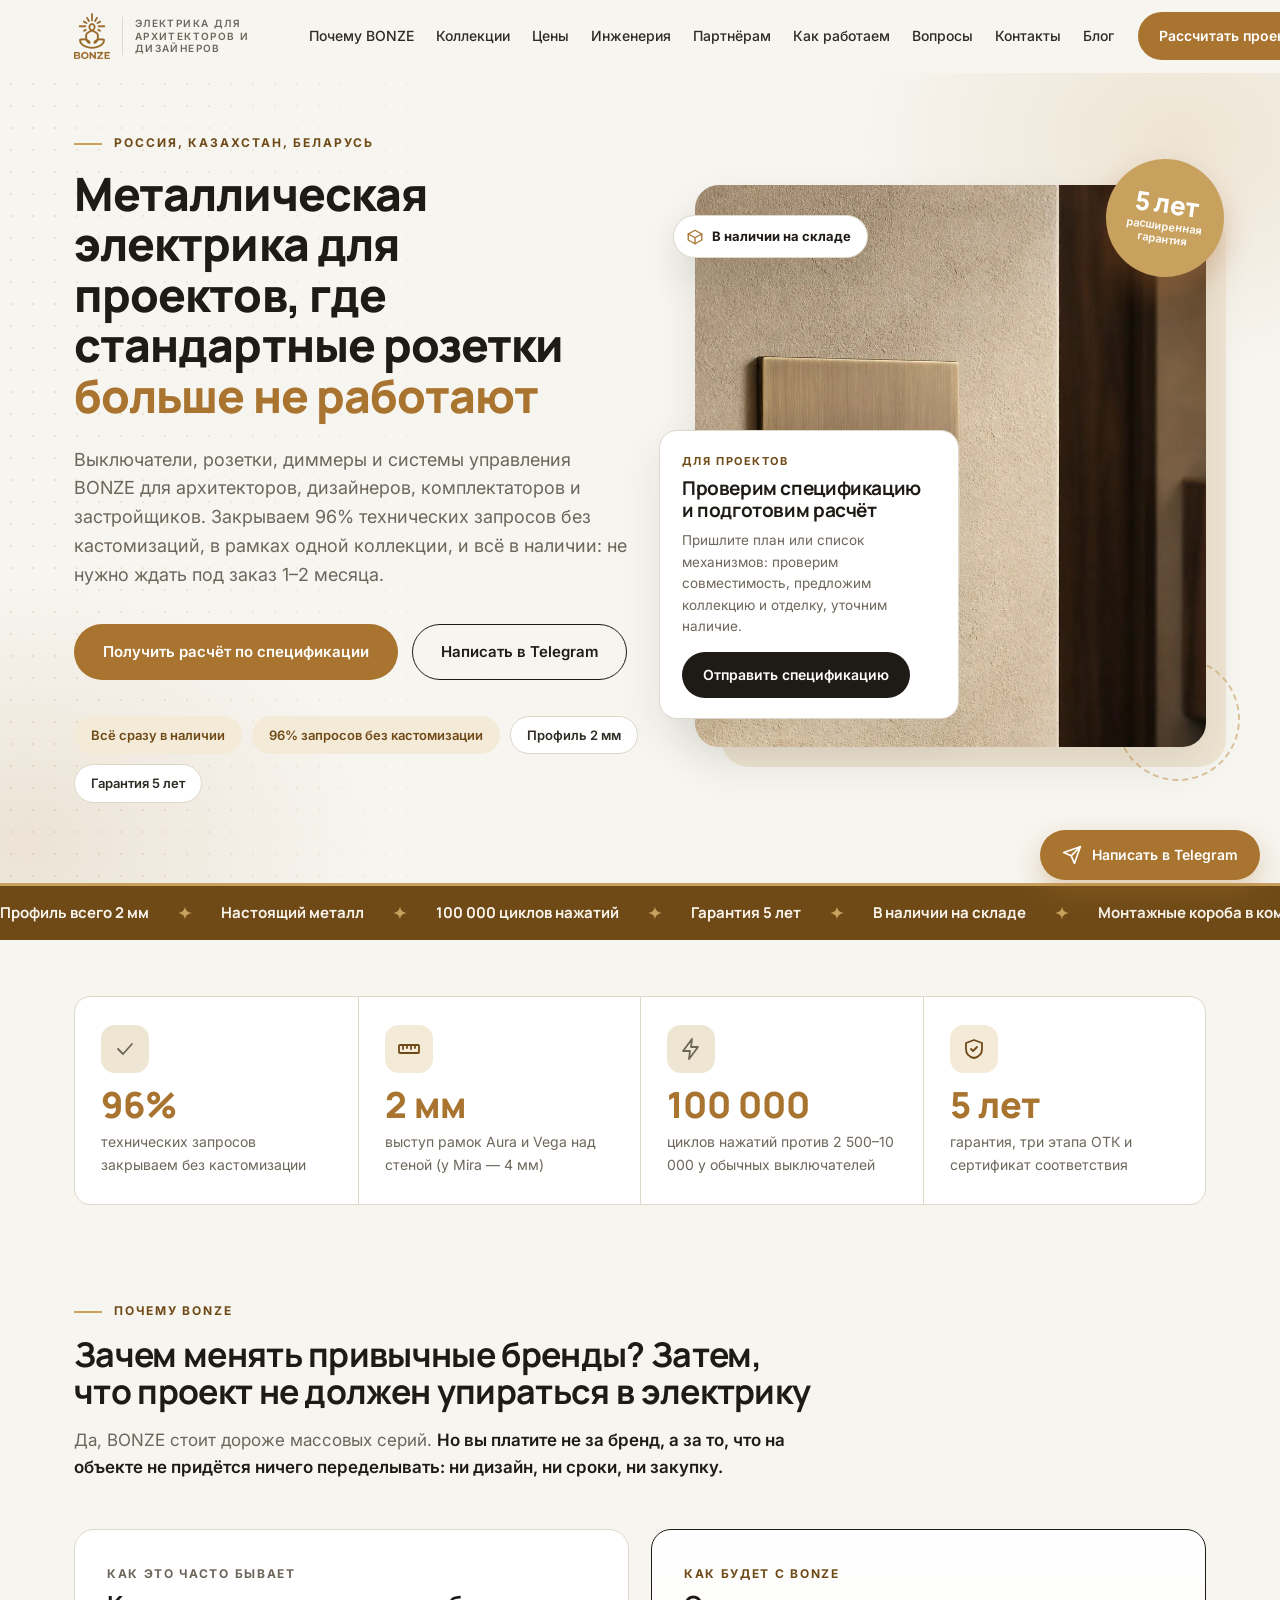
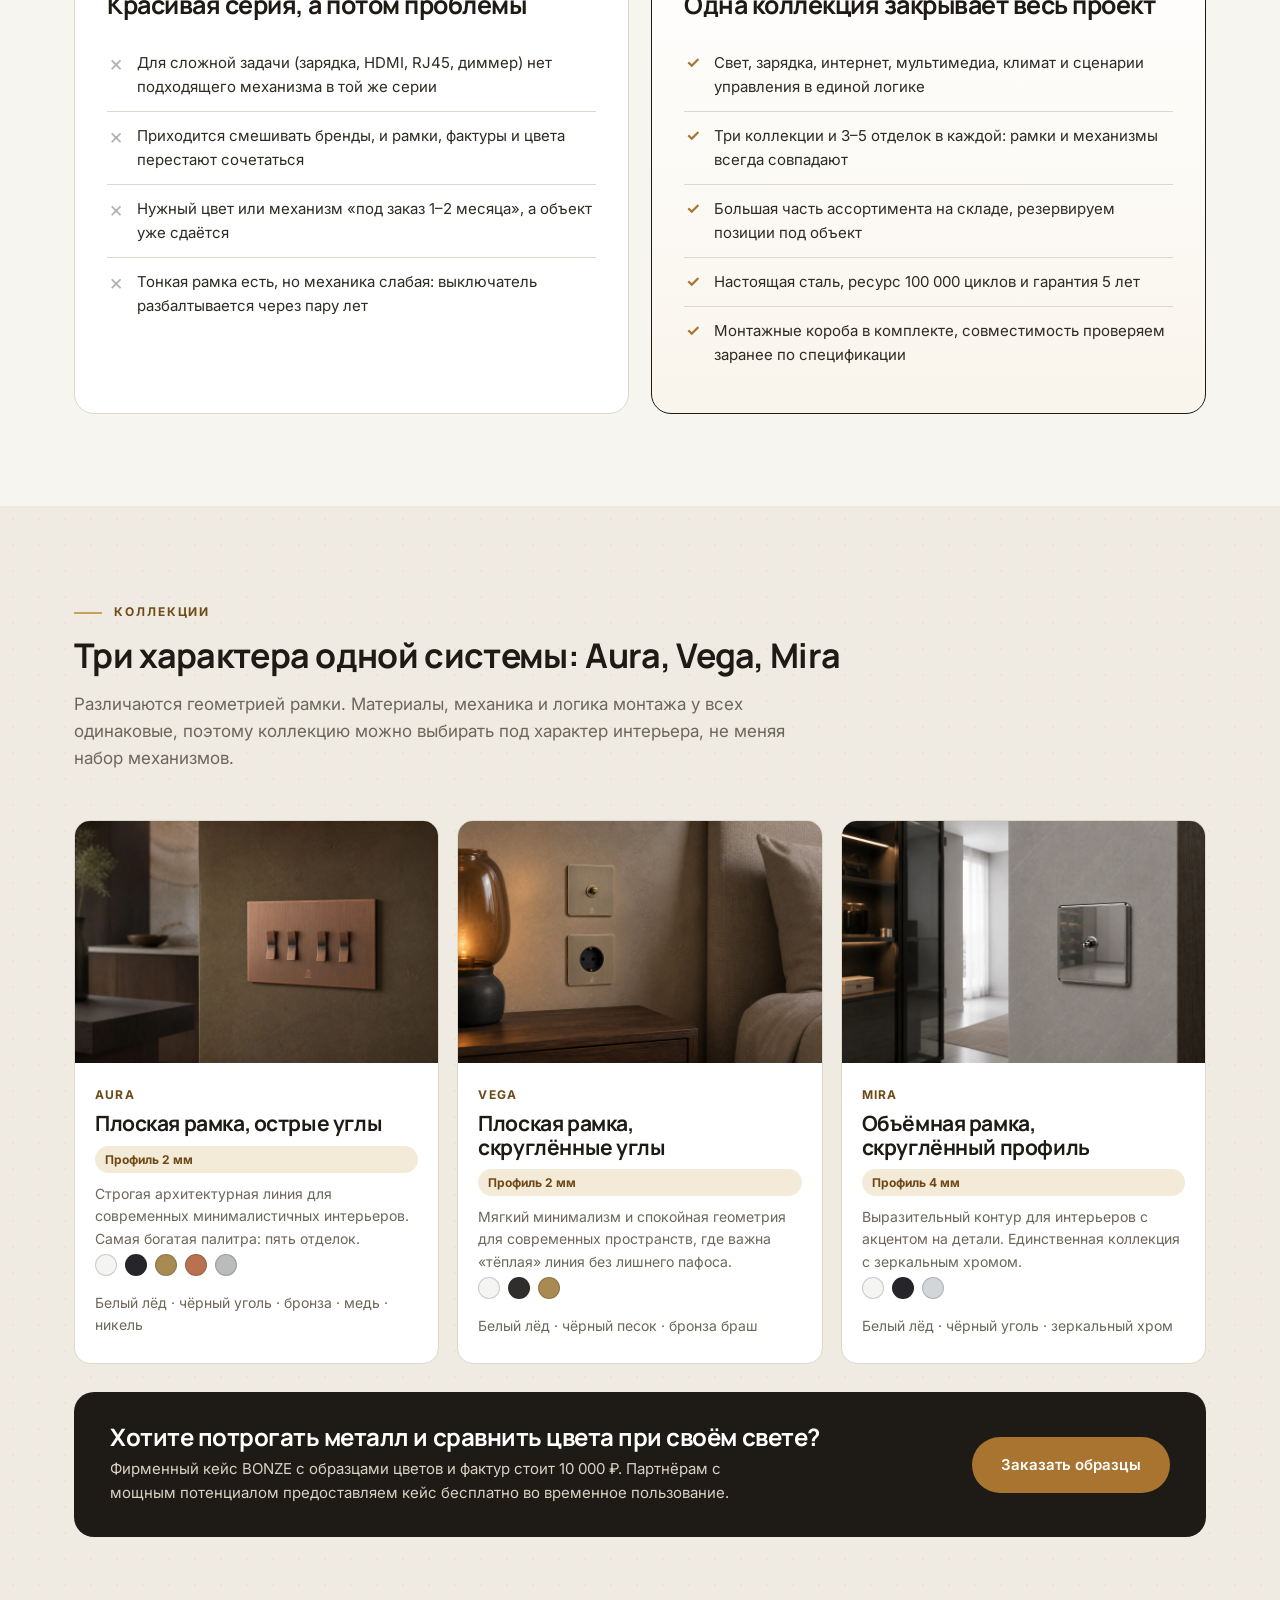
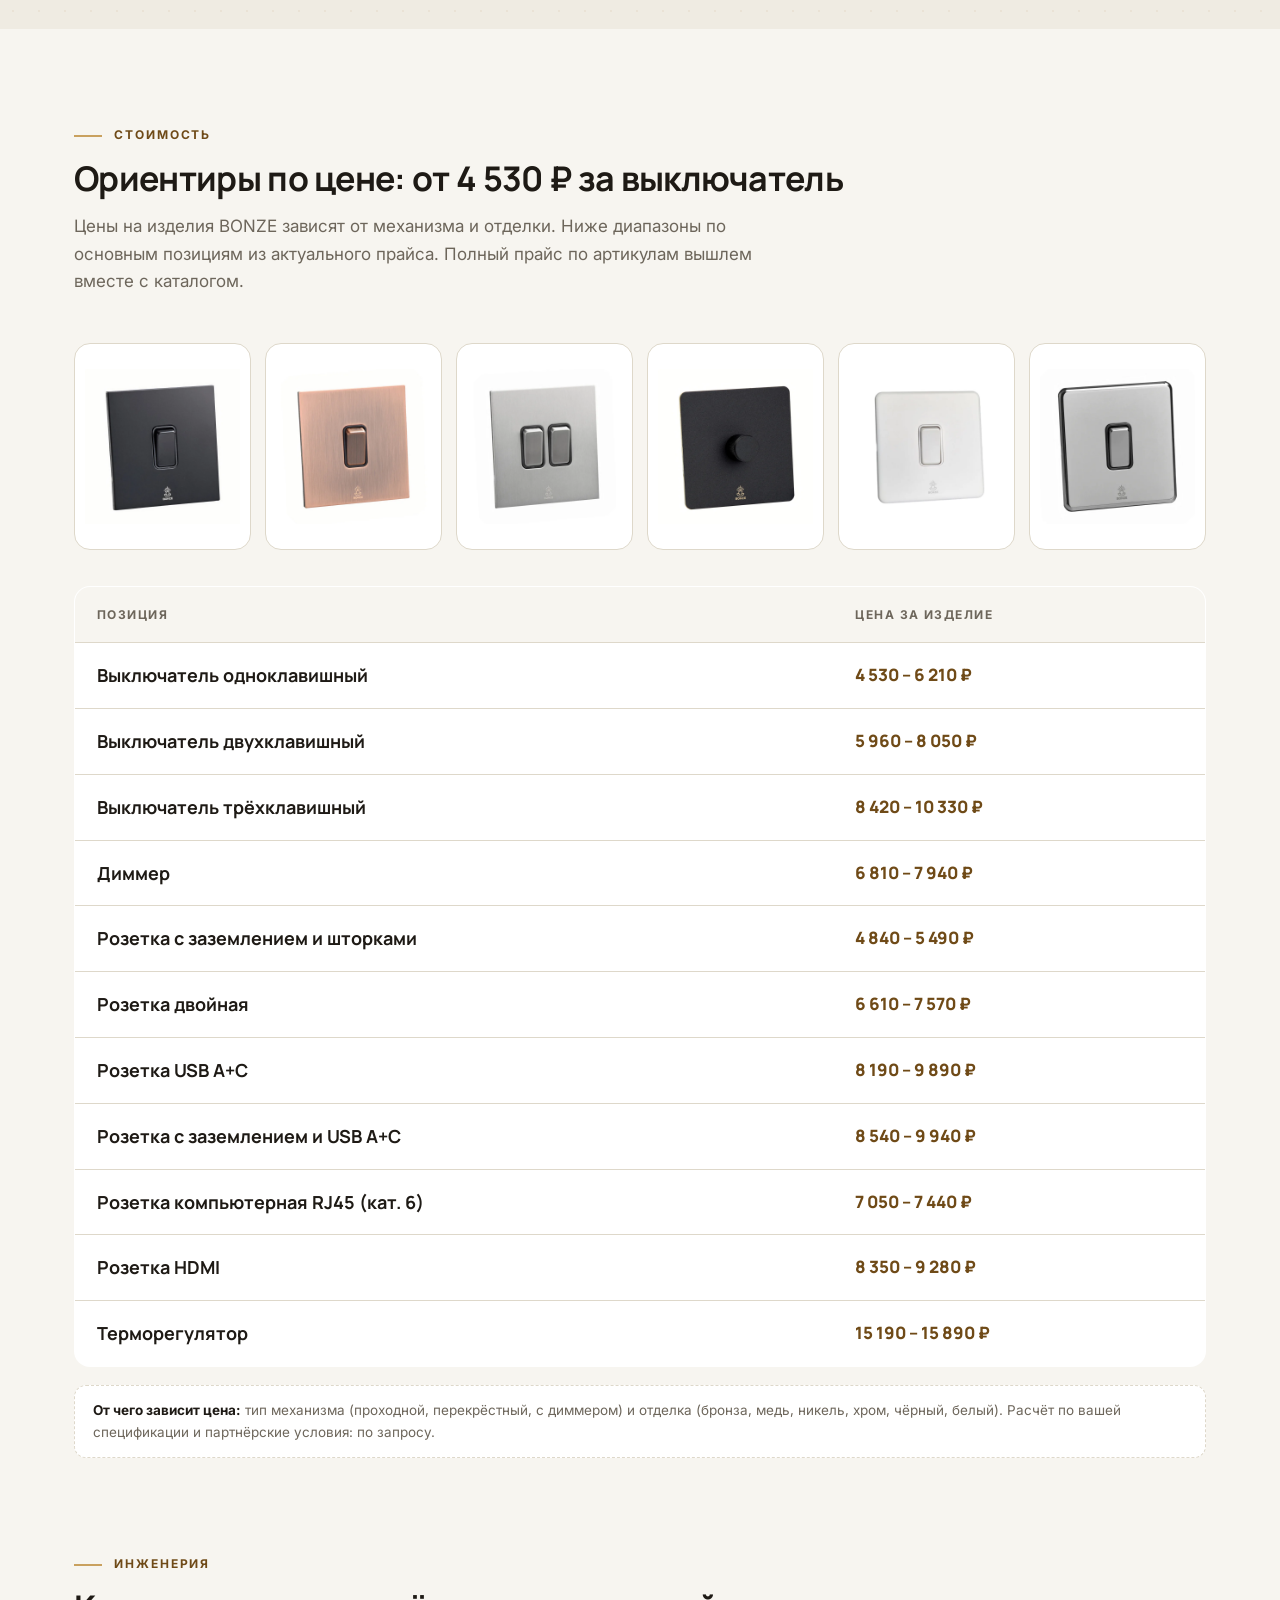
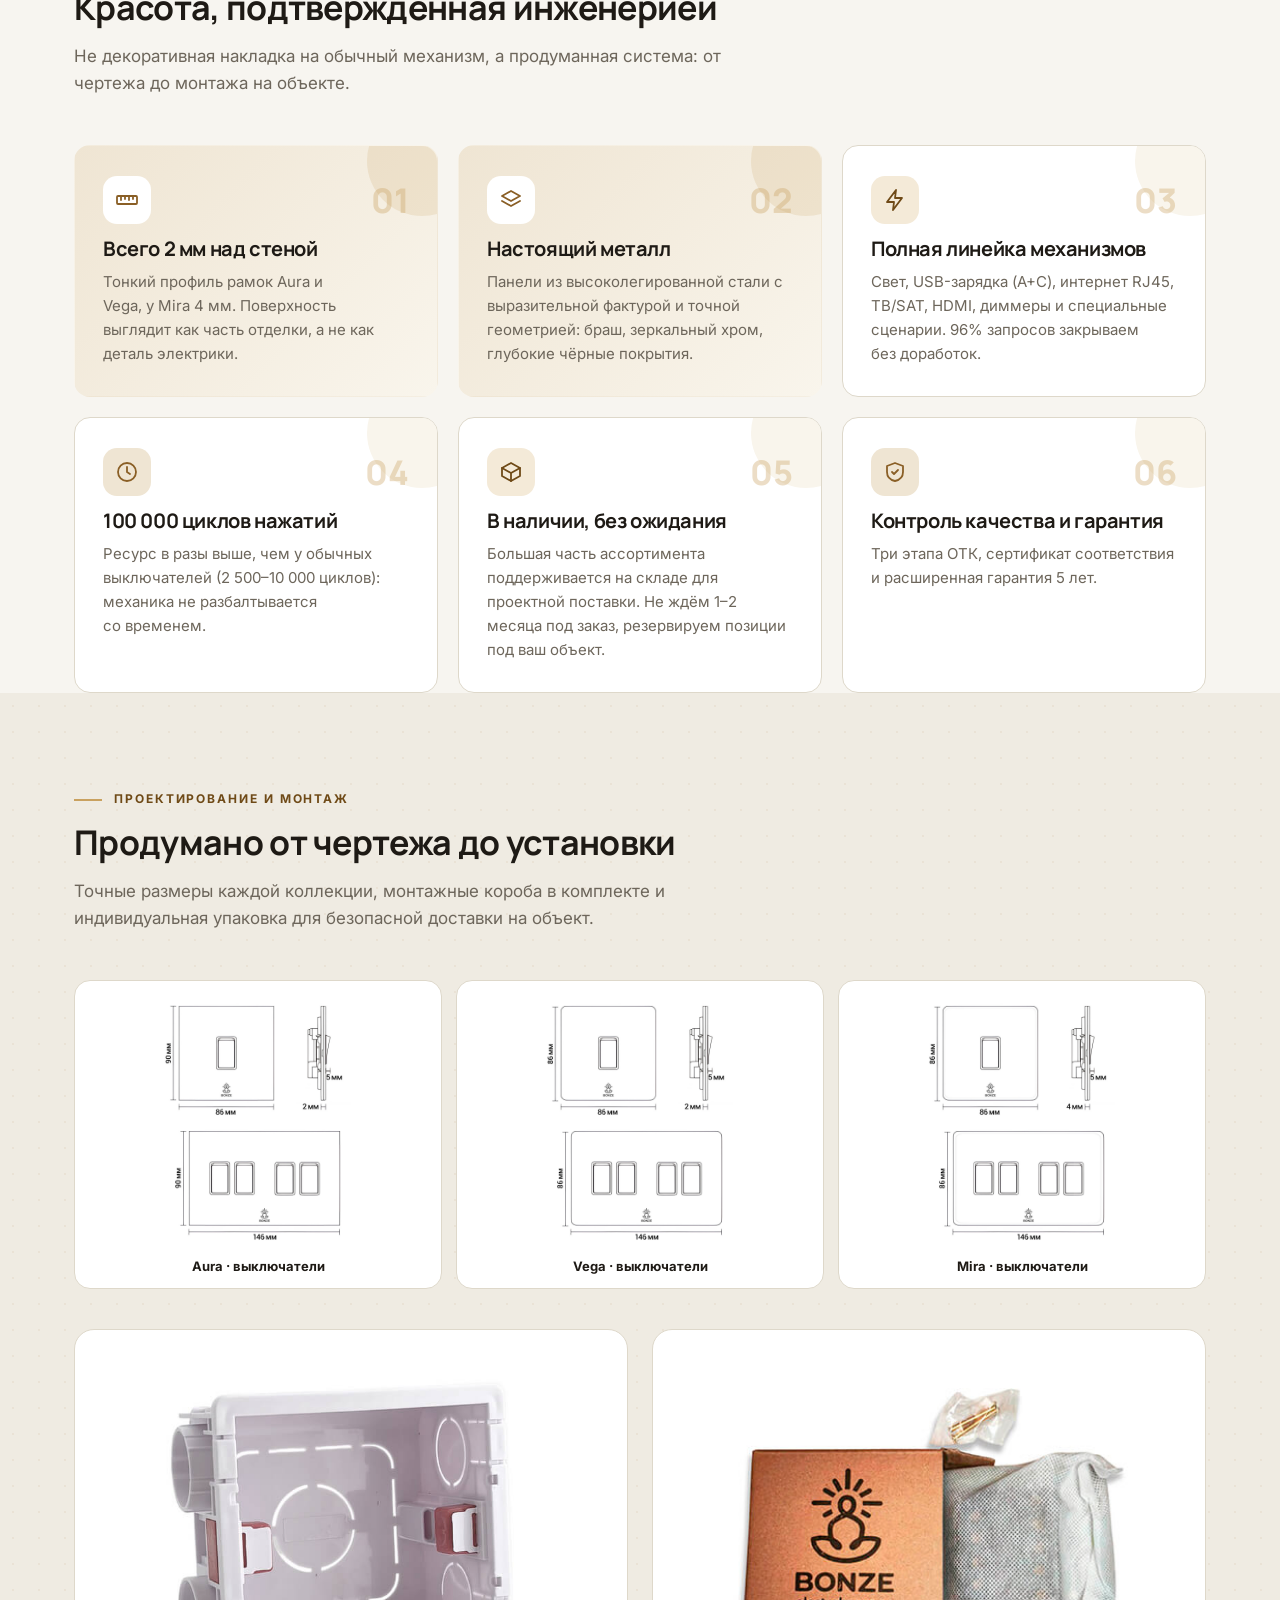
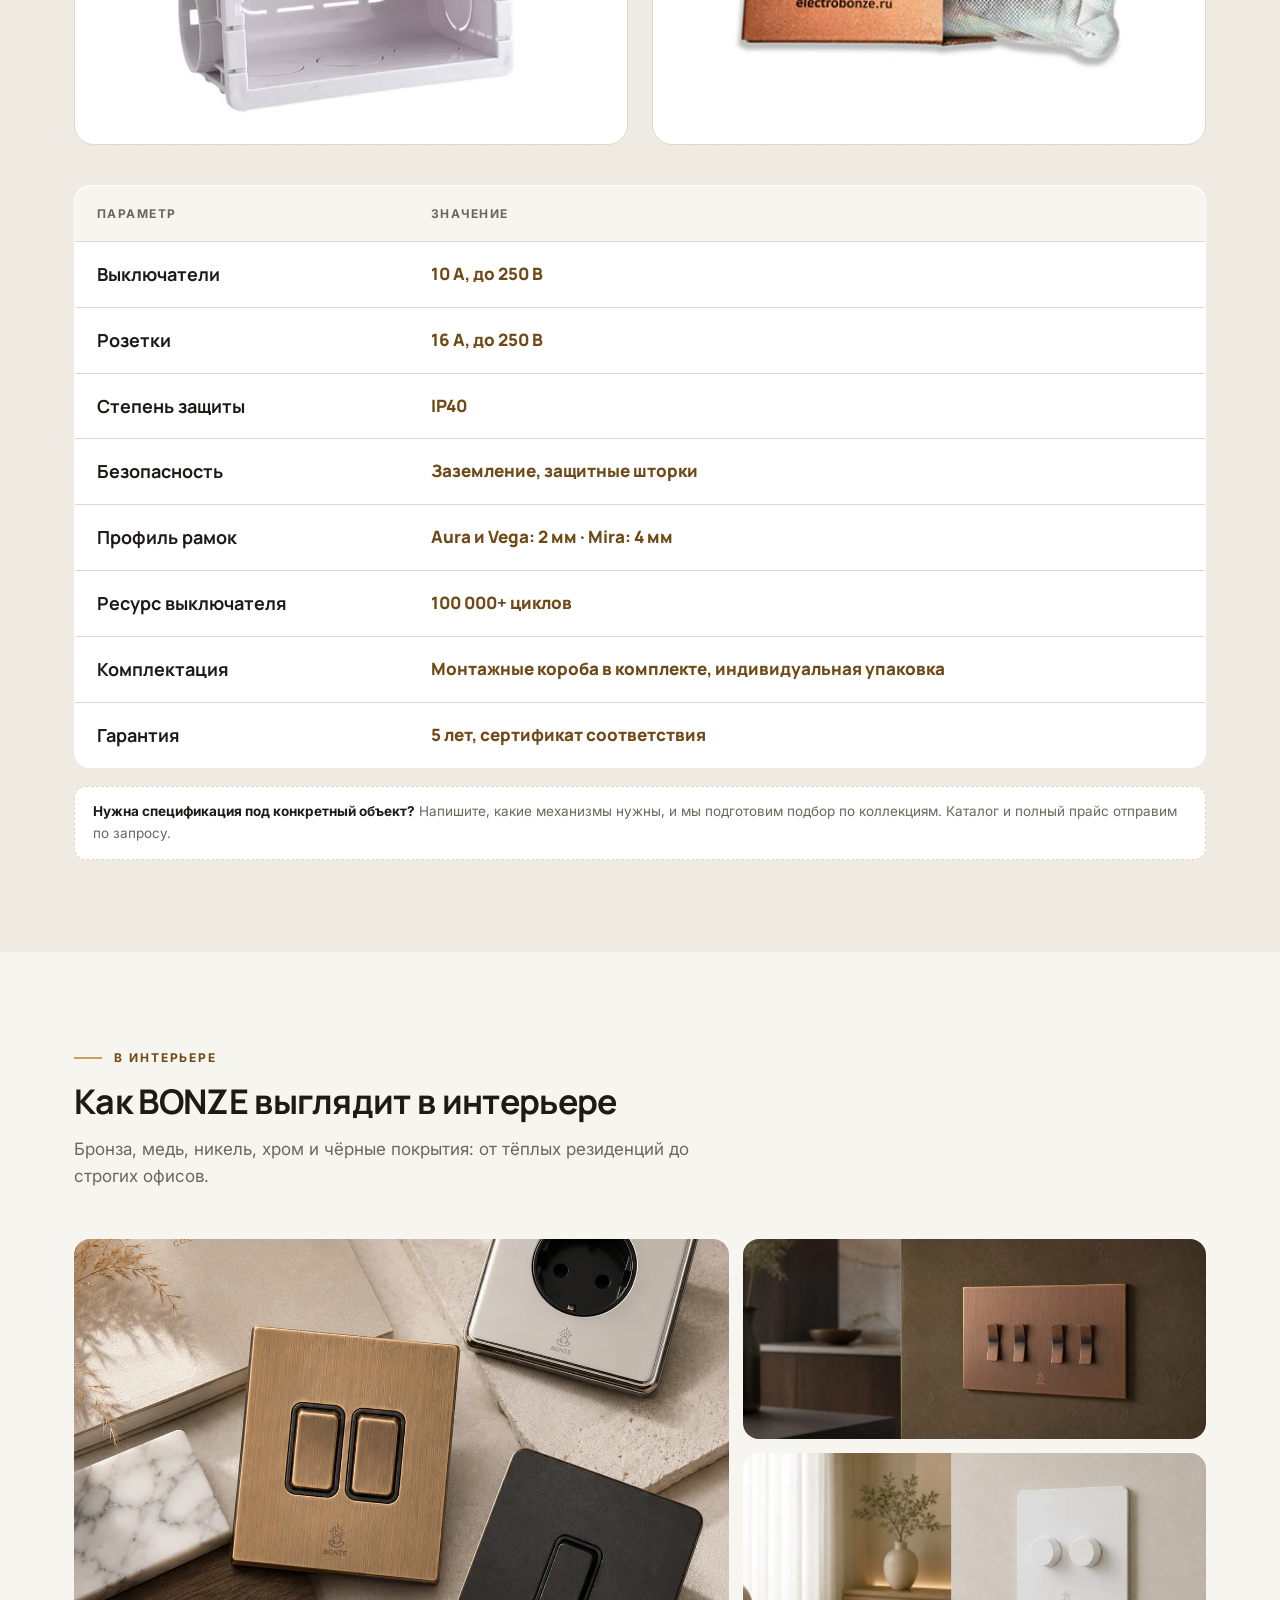
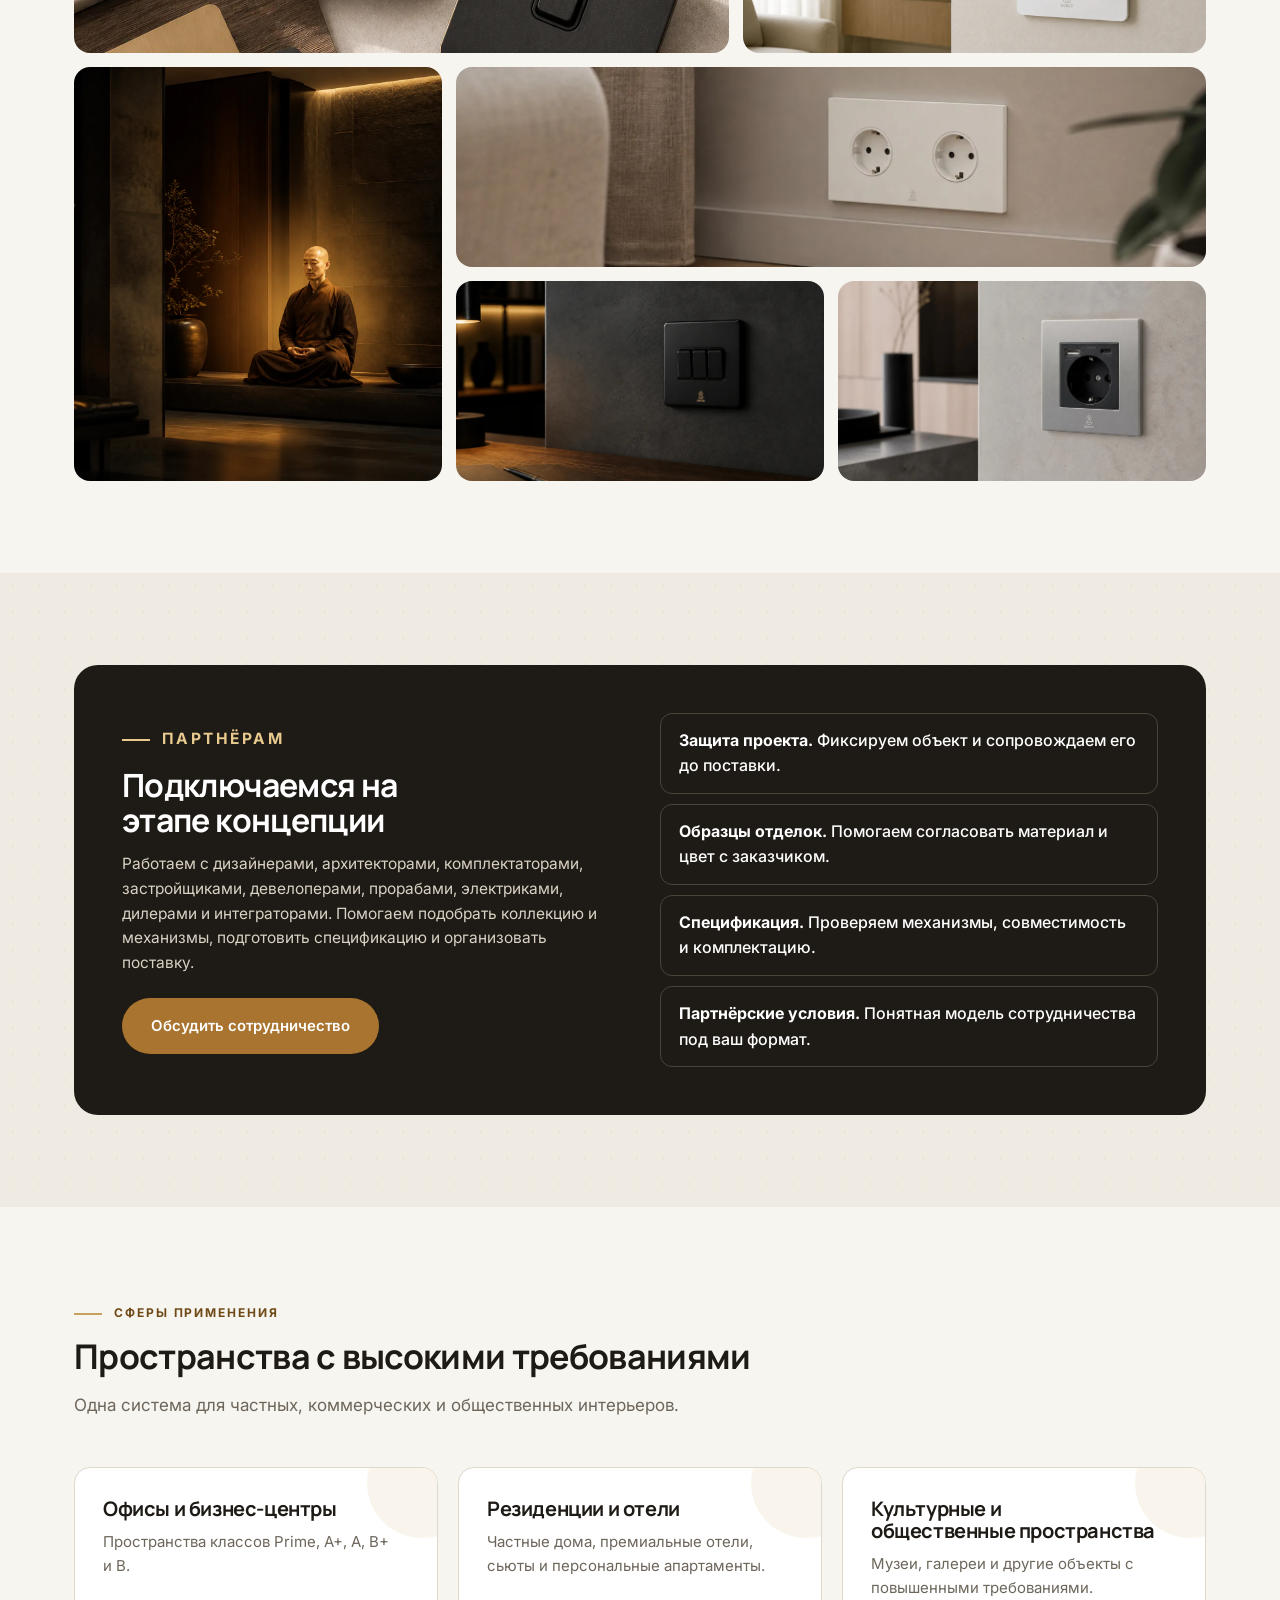
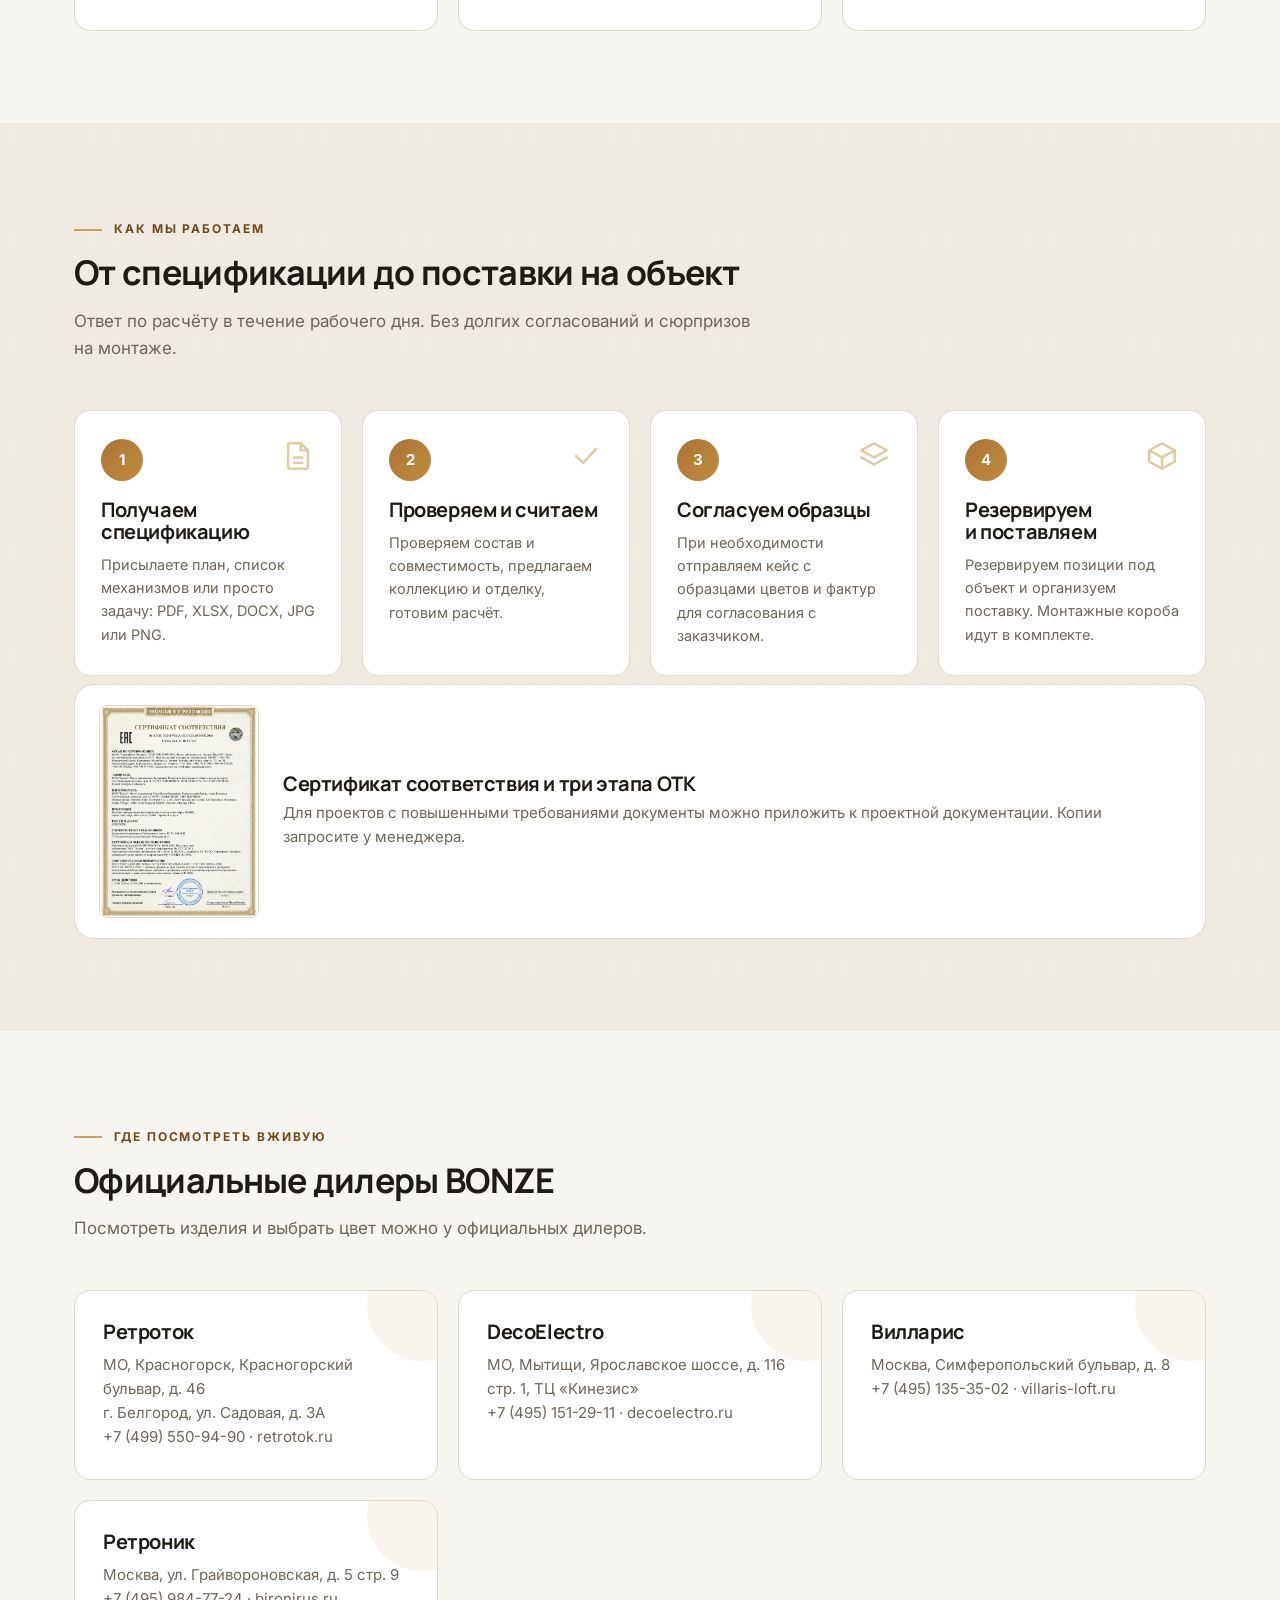
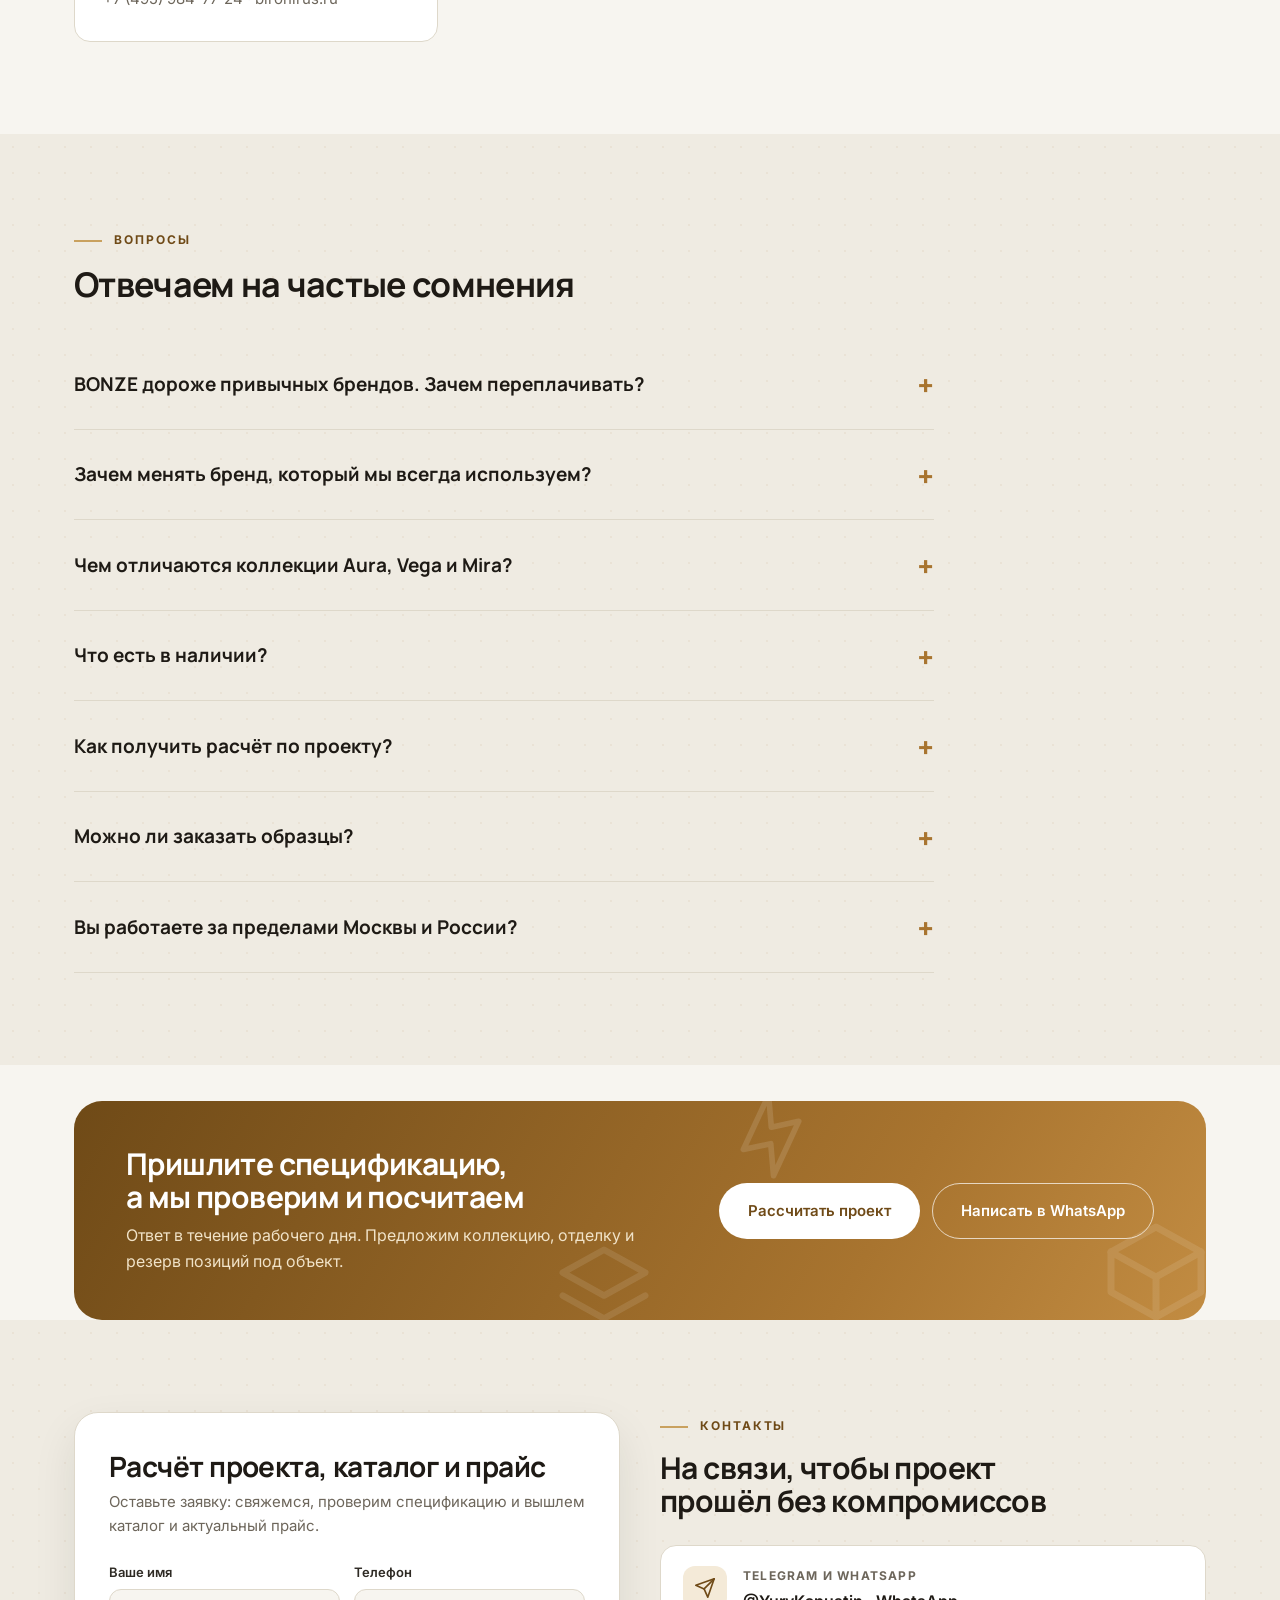
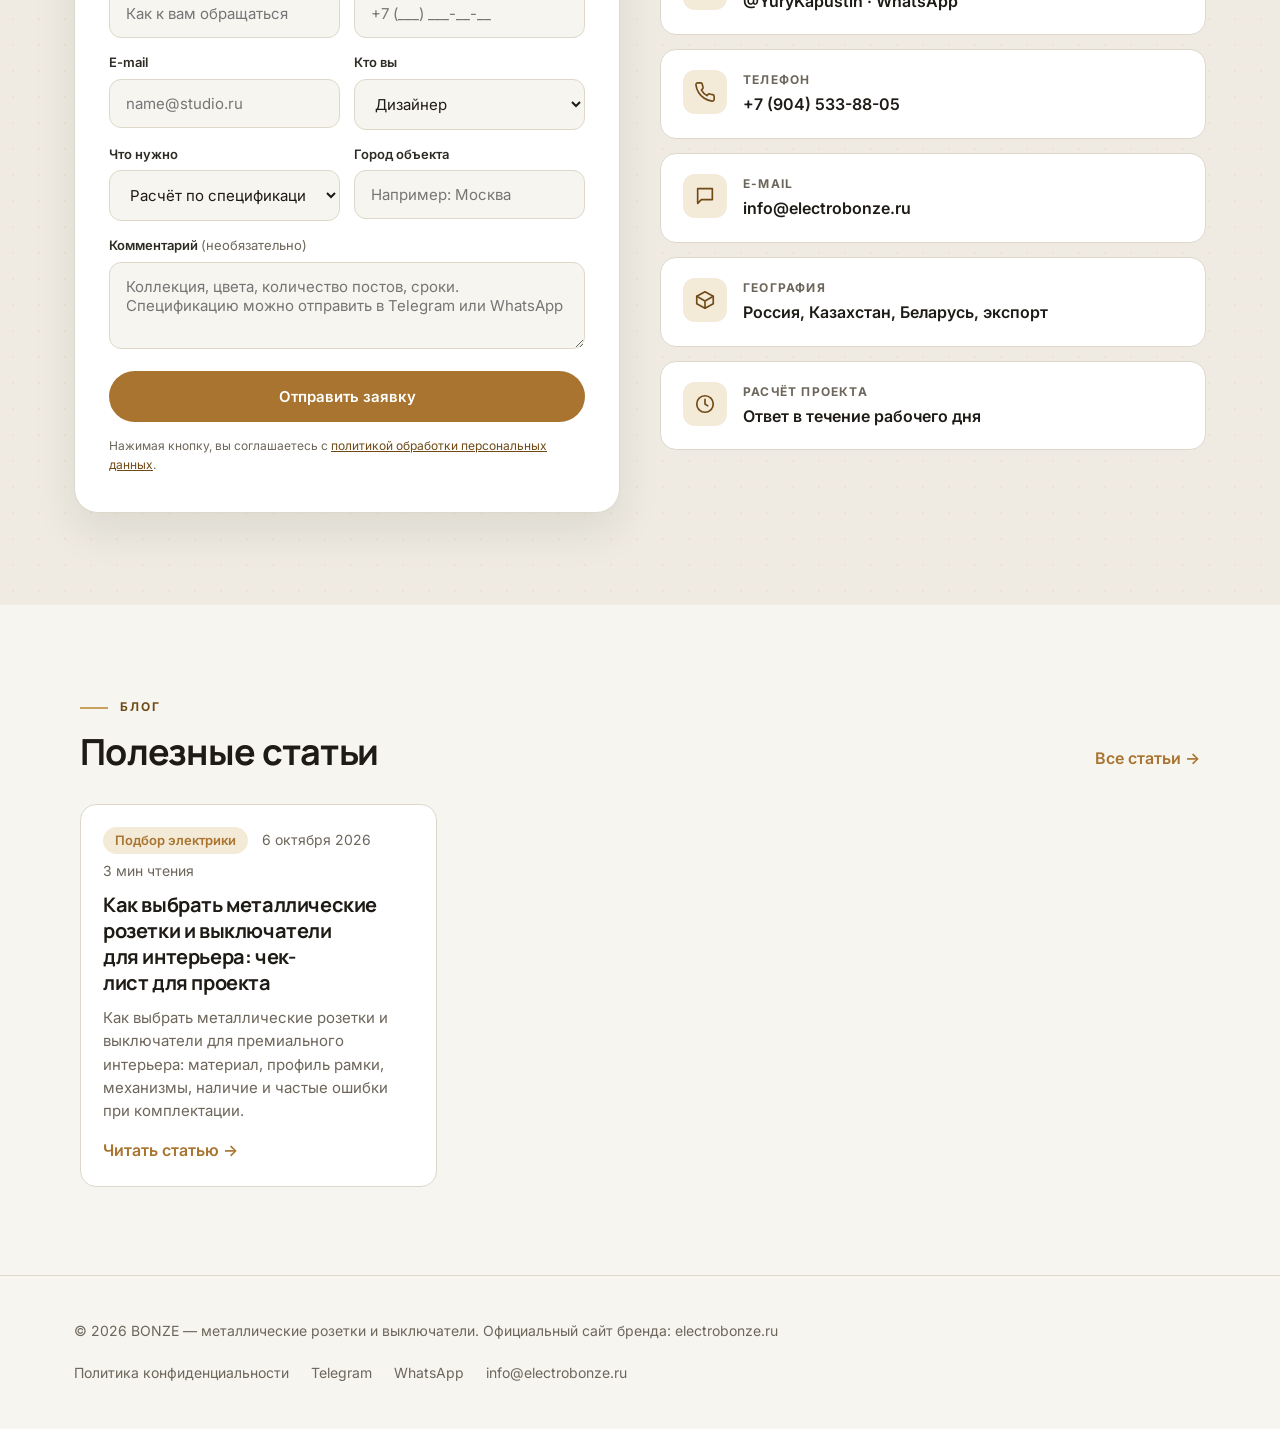
<file: index.html>
<!DOCTYPE html>
<html lang="ru">
<head>
<meta charset="UTF-8">
<meta name="viewport" content="width=device-width, initial-scale=1.0">
<meta name="robots" content="noindex, nofollow">
<title>BONZE — премиальные металлические розетки и выключатели для проектов</title>
<meta name="description" content="BONZE: металлические розетки, выключатели и диммеры в трёх коллекциях — Aura, Vega, Mira. Профиль 2 мм, ресурс 100 000 циклов, гарантия 5 лет, в наличии. Подбор и комплектация проектов для архитекторов, дизайнеров, комплектаторов и застройщиков.">
<link rel="icon" href="img/favicon.png" type="image/png">
<link rel="preconnect" href="https://fonts.googleapis.com">
<link rel="preconnect" href="https://fonts.gstatic.com" crossorigin>
<link href="https://fonts.googleapis.com/css2?family=Manrope:wght@500;600;700;800&family=Inter:wght@400;500;600;700&display=swap" rel="stylesheet">
<link rel="stylesheet" href="styles.css">
<link rel="stylesheet" href="blog/blog.css">
<link rel="alternate" type="application/rss+xml" title="Блог" href="feed.xml">
</head>
<body>
<svg width="0" height="0" style="position:absolute" aria-hidden="true"><defs>
<symbol id="i-shield" viewBox="0 0 24 24"><path d="M12 3l8 3v6c0 5-3.5 8-8 9-4.5-1-8-4-8-9V6z"/><path d="m9 12 2 2 4-4"/></symbol>
<symbol id="i-award" viewBox="0 0 24 24"><circle cx="12" cy="9" r="6"/><path d="m8.5 14-1.5 7 5-3 5 3-1.5-7"/></symbol>
<symbol id="i-box" viewBox="0 0 24 24"><path d="M21 8 12 3 3 8v8l9 5 9-5z"/><path d="m3 8 9 5 9-5M12 13v8"/></symbol>
<symbol id="i-layers" viewBox="0 0 24 24"><path d="m12 3 9 5-9 5-9-5z"/><path d="m3 13 9 5 9-5"/></symbol>
<symbol id="i-file" viewBox="0 0 24 24"><path d="M14 3H6a1 1 0 0 0-1 1v16a1 1 0 0 0 1 1h12a1 1 0 0 0 1-1V8z"/><path d="M14 3v5h5M9 13h6M9 17h6"/></symbol>
<symbol id="i-clock" viewBox="0 0 24 24"><circle cx="12" cy="12" r="9"/><path d="M12 7v5l3 2"/></symbol>
<symbol id="i-check" viewBox="0 0 24 24"><path d="m5 12 5 5 9-10"/></symbol>
<symbol id="i-bolt" viewBox="0 0 24 24"><path d="M13 2 4 14h7l-1 8 9-12h-7z"/></symbol>
<symbol id="i-ruler" viewBox="0 0 24 24"><rect x="2" y="8" width="20" height="8" rx="1"/><path d="M6 8v4M10 8v3M14 8v4M18 8v3"/></symbol>
<symbol id="i-spark" viewBox="0 0 24 24"><path d="M12 2c.6 5 2.4 8.4 10 10-7.6 1.6-9.4 5-10 10-.6-5-2.4-8.4-10-10 7.6-1.6 9.4-5 10-10z" fill="currentColor" stroke="none"/></symbol>
</defs></svg>

<header class="header" id="header">
  <div class="header__inner">
    <a href="#top" class="logo" aria-label="BONZE — металлическая электрика для проектов">
      <img src="img/logo.png" alt="BONZE" width="36" height="46">
      <span class="logo__t"><small>Электрика для архитекторов и дизайнеров</small></span>
    </a>
    <nav class="nav" id="nav">
      <a href="#why">Почему BONZE</a>
      <a href="#collections">Коллекции</a>
      <a href="#prices">Цены</a>
      <a href="#engineering">Инженерия</a>
      <a href="#partners">Партнёрам</a>
      <a href="#process">Как работаем</a>
      <a href="#faq">Вопросы</a>
      <a href="#contact">Контакты</a>
    <!-- BLOGNAV:START --><a href="blog/">Блог</a><!-- BLOGNAV:END --></nav>
    <div class="header__right">
      <a href="tel:+79045338805" class="header__phone">+7 904 533-88-05</a>
      <a href="#contact" class="btn btn--primary">Рассчитать проект</a>
      <button class="burger" id="burger" aria-label="Меню"><span></span></button>
    </div>
  </div>
</header>

<main id="top">

<section class="hero">
  <div class="container hero__grid">
    <div>
      <p class="section-tag">Россия, Казахстан, Беларусь</p>
      <h1>Металлическая электрика для проектов, где стандартные розетки <em>больше не работают</em></h1>
      <p class="hero__lead">Выключатели, розетки, диммеры и системы управления BONZE для архитекторов, дизайнеров, комплектаторов и застройщиков. Закрываем 96% технических запросов без кастомизаций, в рамках одной коллекции, и всё в наличии: не нужно ждать под заказ 1–2 месяца.</p>
      <div class="hero__cta">
        <a href="#contact" class="btn btn--primary">Получить расчёт по спецификации</a>
        <a href="https://t.me/YuryKapustin" target="_blank" rel="noopener" class="btn btn--outline">Написать в Telegram</a>
      </div>
      <div class="hero__chips">
        <span class="chip chip--gift">Всё сразу в наличии</span>
        <span class="chip chip--gift">96% запросов без кастомизации</span>
        <span class="chip">Профиль 2 мм</span>
        <span class="chip">Гарантия 5 лет</span>
      </div>
    </div>
    <div class="hero__visual">
      <div class="hero__photo"><img src="img/collection-aura-bronze.webp" alt="Выключатель BONZE Aura в цвете «бронза браш» на стене из декоративной штукатурки" fetchpriority="high"></div>
      <div class="sticker sticker--round"><b>5 лет</b><span>расширенная гарантия</span></div>
      <div class="sticker sticker--tag"><svg class="ic"><use href="#i-box"/></svg>В наличии на складе</div>
      <aside class="hero__card">
        <p class="hero__card-tag">Для проектов</p>
        <h3>Проверим спецификацию и подготовим расчёт</h3>
        <p>Пришлите план или список механизмов: проверим совместимость, предложим коллекцию и отделку, уточним наличие.</p>
        <a href="#contact" class="btn btn--dark">Отправить спецификацию</a>
      </aside>
    </div>
  </div>
</section>

<div class="ticker" aria-hidden="true"><div class="ticker__track"><span>Профиль всего 2 мм</span><svg class="ic"><use href="#i-spark"/></svg><span>Настоящий металл</span><svg class="ic"><use href="#i-spark"/></svg><span>100 000 циклов нажатий</span><svg class="ic"><use href="#i-spark"/></svg><span>Гарантия 5 лет</span><svg class="ic"><use href="#i-spark"/></svg><span>В наличии на складе</span><svg class="ic"><use href="#i-spark"/></svg><span>Монтажные короба в комплекте</span><svg class="ic"><use href="#i-spark"/></svg><span>Профиль всего 2 мм</span><svg class="ic"><use href="#i-spark"/></svg><span>Настоящий металл</span><svg class="ic"><use href="#i-spark"/></svg><span>100 000 циклов нажатий</span><svg class="ic"><use href="#i-spark"/></svg><span>Гарантия 5 лет</span><svg class="ic"><use href="#i-spark"/></svg><span>В наличии на складе</span><svg class="ic"><use href="#i-spark"/></svg><span>Монтажные короба в комплекте</span><svg class="ic"><use href="#i-spark"/></svg></div></div>

<section class="stats">
  <div class="container">
    <div class="stats__row">
      <div class="stat"><span class="ico"><svg class="ic"><use href="#i-check"/></svg></span><b>96%</b><span>технических запросов закрываем без кастомизации</span></div>
      <div class="stat"><span class="ico"><svg class="ic"><use href="#i-ruler"/></svg></span><b>2 мм</b><span>выступ рамок Aura и Vega над стеной (у Mira — 4 мм)</span></div>
      <div class="stat"><span class="ico"><svg class="ic"><use href="#i-bolt"/></svg></span><b>100 000</b><span>циклов нажатий против 2 500–10 000 у обычных выключателей</span></div>
      <div class="stat"><span class="ico"><svg class="ic"><use href="#i-shield"/></svg></span><b>5 лет</b><span>гарантия, три этапа ОТК и сертификат соответствия</span></div>
    </div>
  </div>
</section>

<section id="why">
  <div class="container">
    <p class="section-tag">Почему BONZE</p>
    <h2 class="section-title">Зачем менять привычные бренды? Затем, что проект не должен упираться в электрику</h2>
    <p class="section-lead">Да, BONZE стоит дороже массовых серий. <b>Но вы платите не за бренд, а за то, что на объекте не придётся ничего переделывать: ни дизайн, ни сроки, ни закупку.</b></p>
    <div class="versus">
      <div class="versus__col">
        <p class="versus__label">Как это часто бывает</p>
        <h3>Красивая серия, а потом проблемы</h3>
        <ul>
          <li>Для сложной задачи (зарядка, HDMI, RJ45, диммер) нет подходящего механизма в той же серии</li>
          <li>Приходится смешивать бренды, и рамки, фактуры и цвета перестают сочетаться</li>
          <li>Нужный цвет или механизм «под заказ 1–2 месяца», а объект уже сдаётся</li>
          <li>Тонкая рамка есть, но механика слабая: выключатель разбалтывается через пару лет</li>
        </ul>
      </div>
      <div class="versus__col versus__col--good">
        <p class="versus__label">Как будет с BONZE</p>
        <h3>Одна коллекция закрывает весь проект</h3>
        <ul>
          <li>Свет, зарядка, интернет, мультимедиа, климат и сценарии управления в единой логике</li>
          <li>Три коллекции и 3–5 отделок в каждой: рамки и механизмы всегда совпадают</li>
          <li>Большая часть ассортимента на складе, резервируем позиции под объект</li>
          <li>Настоящая сталь, ресурс 100 000 циклов и гарантия 5 лет</li>
          <li>Монтажные короба в комплекте, совместимость проверяем заранее по спецификации</li>
        </ul>
      </div>
    </div>
  </div>
</section>

<section id="collections" class="alt">
  <div class="container">
    <p class="section-tag">Коллекции</p>
    <h2 class="section-title">Три характера одной системы: Aura, Vega, Mira</h2>
    <p class="section-lead">Различаются геометрией рамки. Материалы, механика и логика монтажа у всех одинаковые, поэтому коллекцию можно выбирать под характер интерьера, не меняя набор механизмов.</p>
    <div class="srv-grid srv-grid--3">
      <article class="srv">
        <div class="srv__img"><img src="img/collection-aura-copper.webp" alt="Выключатель BONZE Aura в цвете медь браш" loading="lazy"></div>
        <div class="srv__body">
          <p class="srv__price">Aura</p>
          <h3>Плоская рамка, острые углы</h3>
          <span class="dim">Профиль 2 мм</span>
          <p>Строгая архитектурная линия для современных минималистичных интерьеров. Самая богатая палитра: пять отделок.</p>
          <div class="dots"><i style="background:#f4f4f2" title="Белый лёд"></i><i style="background:#26262a" title="Чёрный уголь"></i><i style="background:#a98a52" title="Бронза браш"></i><i style="background:#b9724f" title="Медь браш"></i><i style="background:#b9bbbd" title="Никель браш"></i></div>
          <p class="dots-label">Белый лёд · чёрный уголь · бронза · медь · никель</p>
        </div>
      </article>
      <article class="srv">
        <div class="srv__img"><img src="img/collection-vega-bronze.webp" alt="Выключатель и розетка BONZE Vega в цвете бронза браш" loading="lazy"></div>
        <div class="srv__body">
          <p class="srv__price">Vega</p>
          <h3>Плоская рамка, скруглённые углы</h3>
          <span class="dim">Профиль 2 мм</span>
          <p>Мягкий минимализм и спокойная геометрия для современных пространств, где важна «тёплая» линия без лишнего пафоса.</p>
          <div class="dots"><i style="background:#f4f4f2" title="Белый лёд"></i><i style="background:#2f2e2c" title="Чёрный песок"></i><i style="background:#a98a52" title="Бронза браш"></i></div>
          <p class="dots-label">Белый лёд · чёрный песок · бронза браш</p>
        </div>
      </article>
      <article class="srv">
        <div class="srv__img"><img src="img/collection-mira-chrome.webp" alt="Выключатель BONZE Mira в цвете зеркальный хром" loading="lazy"></div>
        <div class="srv__body">
          <p class="srv__price">Mira</p>
          <h3>Объёмная рамка, скруглённый профиль</h3>
          <span class="dim">Профиль 4 мм</span>
          <p>Выразительный контур для интерьеров с акцентом на детали. Единственная коллекция с зеркальным хромом.</p>
          <div class="dots"><i style="background:#f4f4f2" title="Белый лёд"></i><i style="background:#26262a" title="Чёрный уголь"></i><i style="background:#d3d6d8" title="Зеркальный хром"></i></div>
          <p class="dots-label">Белый лёд · чёрный уголь · зеркальный хром</p>
        </div>
      </article>
    </div>
    <div class="furniture-row" style="margin-top:28px">
      <div>
        <h3>Хотите потрогать металл и сравнить цвета при своём свете?</h3>
        <p>Фирменный кейс BONZE с образцами цветов и фактур стоит 10 000 ₽. Партнёрам с мощным потенциалом предоставляем кейс бесплатно во временное пользование.</p>
      </div>
      <a href="#contact" class="btn btn--primary">Заказать образцы</a>
    </div>
  </div>
</section>

<section id="prices">
  <div class="container">
    <p class="section-tag">Стоимость</p>
    <h2 class="section-title">Ориентиры по цене: от 4 530 ₽ за выключатель</h2>
    <p class="section-lead">Цены на изделия BONZE зависят от механизма и отделки. Ниже диапазоны по основным позициям из актуального прайса. Полный прайс по артикулам вышлем вместе с каталогом.</p>
    <div class="gallery gallery--products">
      <figure><img src="img/p-aura-black.webp" alt="Выключатель Aura, чёрный уголь" loading="lazy"><figcaption>Aura · чёрный уголь</figcaption></figure>
      <figure><img src="img/p-aura-copper.webp" alt="Выключатель Aura, медь браш" loading="lazy"><figcaption>Aura · медь браш</figcaption></figure>
      <figure><img src="img/p-aura-nickel.webp" alt="Двухклавишный выключатель Aura, никель браш" loading="lazy"><figcaption>Aura · никель браш</figcaption></figure>
      <figure><img src="img/p-vega-black-dimmer.webp" alt="Диммер Vega, чёрный песок" loading="lazy"><figcaption>Vega · диммер</figcaption></figure>
      <figure><img src="img/p-mira-white.webp" alt="Выключатель Mira, белый лёд" loading="lazy"><figcaption>Mira · белый лёд</figcaption></figure>
      <figure><img src="img/p-mira-chrome.webp" alt="Выключатель Mira, зеркальный хром" loading="lazy"><figcaption>Mira · зеркальный хром</figcaption></figure>
    </div>
    <table class="ptable">
      <thead><tr><th>Позиция</th><th>Цена за изделие</th></tr></thead>
      <tbody>
        <tr><td>Выключатель одноклавишный</td><td>4 530 – 6 210 ₽</td></tr>
        <tr><td>Выключатель двухклавишный</td><td>5 960 – 8 050 ₽</td></tr>
        <tr><td>Выключатель трёхклавишный</td><td>8 420 – 10 330 ₽</td></tr>
        <tr><td>Диммер</td><td>6 810 – 7 940 ₽</td></tr>
        <tr><td>Розетка с заземлением и шторками</td><td>4 840 – 5 490 ₽</td></tr>
        <tr><td>Розетка двойная</td><td>6 610 – 7 570 ₽</td></tr>
        <tr><td>Розетка USB A+C</td><td>8 190 – 9 890 ₽</td></tr>
        <tr><td>Розетка с заземлением и USB A+C</td><td>8 540 – 9 940 ₽</td></tr>
        <tr><td>Розетка компьютерная RJ45 (кат. 6)</td><td>7 050 – 7 440 ₽</td></tr>
        <tr><td>Розетка HDMI</td><td>8 350 – 9 280 ₽</td></tr>
        <tr><td>Терморегулятор</td><td>15 190 – 15 890 ₽</td></tr>
      </tbody>
    </table>
    <p class="price-note"><b>От чего зависит цена:</b> тип механизма (проходной, перекрёстный, с диммером) и отделка (бронза, медь, никель, хром, чёрный, белый). Расчёт по вашей спецификации и партнёрские условия: по запросу.</p>
  </div>
</section>

<section id="engineering"
  <div class="container">
    <p class="section-tag">Инженерия</p>
    <h2 class="section-title">Красота, подтверждённая инженерией</h2>
    <p class="section-lead">Не декоративная накладка на обычный механизм, а продуманная система: от чертежа до монтажа на объекте.</p>
    <div class="offer-grid">
      <div class="offer-card offer-card--gift">
        <div class="offer-card__top"><span class="ico"><svg class="ic"><use href="#i-ruler"/></svg></span><div class="offer-card__num">01</div></div>
        <h3>Всего 2 мм над стеной</h3>
        <p>Тонкий профиль рамок Aura и Vega, у Mira 4 мм. Поверхность выглядит как часть отделки, а не как деталь электрики.</p>
      </div>
      <div class="offer-card offer-card--gift">
        <div class="offer-card__top"><span class="ico"><svg class="ic"><use href="#i-layers"/></svg></span><div class="offer-card__num">02</div></div>
        <h3>Настоящий металл</h3>
        <p>Панели из высоколегированной стали с выразительной фактурой и точной геометрией: браш, зеркальный хром, глубокие чёрные покрытия.</p>
      </div>
      <div class="offer-card">
        <div class="offer-card__top"><span class="ico"><svg class="ic"><use href="#i-bolt"/></svg></span><div class="offer-card__num">03</div></div>
        <h3>Полная линейка механизмов</h3>
        <p>Свет, USB-зарядка (A+C), интернет RJ45, ТВ/SAT, HDMI, диммеры и специальные сценарии. 96% запросов закрываем без доработок.</p>
      </div>
      <div class="offer-card">
        <div class="offer-card__top"><span class="ico"><svg class="ic"><use href="#i-clock"/></svg></span><div class="offer-card__num">04</div></div>
        <h3>100 000 циклов нажатий</h3>
        <p>Ресурс в разы выше, чем у обычных выключателей (2 500–10 000 циклов): механика не разбалтывается со временем.</p>
      </div>
      <div class="offer-card">
        <div class="offer-card__top"><span class="ico"><svg class="ic"><use href="#i-box"/></svg></span><div class="offer-card__num">05</div></div>
        <h3>В наличии, без ожидания</h3>
        <p>Большая часть ассортимента поддерживается на складе для проектной поставки. Не ждём 1–2 месяца под заказ, резервируем позиции под ваш объект.</p>
      </div>
      <div class="offer-card">
        <div class="offer-card__top"><span class="ico"><svg class="ic"><use href="#i-shield"/></svg></span><div class="offer-card__num">06</div></div>
        <h3>Контроль качества и гарантия</h3>
        <p>Три этапа ОТК, сертификат соответствия и расширенная гарантия 5 лет.</p>
      </div>
    </div>
  </div>
</section>

<section class="alt">
  <div class="container">
    <p class="section-tag">Проектирование и монтаж</p>
    <h2 class="section-title">Продумано от чертежа до установки</h2>
    <p class="section-lead">Точные размеры каждой коллекции, монтажные короба в комплекте и индивидуальная упаковка для безопасной доставки на объект.</p>
    <div class="drawings">
      <figure><img src="img/engineering-aura-switches.webp" alt="Чертёж выключателей Aura с размерами" loading="lazy"><figcaption>Aura · выключатели</figcaption></figure>
      <figure><img src="img/engineering-vega-switches.webp" alt="Чертёж выключателей Vega с размерами" loading="lazy"><figcaption>Vega · выключатели</figcaption></figure>
      <figure><img src="img/engineering-mira-switches.webp" alt="Чертёж выключателей Mira с размерами" loading="lazy"><figcaption>Mira · выключатели</figcaption></figure>
    </div>
    <div class="tech-pair">
      <img src="img/engineering-box-open.webp" alt="Монтажный короб BONZE" loading="lazy" style="object-fit:contain">
      <img src="img/engineering-packaging.webp" alt="Индивидуальная упаковка BONZE" loading="lazy" style="object-fit:contain">
    </div>
    <table class="ptable">
      <thead><tr><th>Параметр</th><th>Значение</th></tr></thead>
      <tbody>
        <tr><td>Выключатели</td><td>10 А, до 250 В</td></tr>
        <tr><td>Розетки</td><td>16 А, до 250 В</td></tr>
        <tr><td>Степень защиты</td><td>IP40</td></tr>
        <tr><td>Безопасность</td><td>Заземление, защитные шторки</td></tr>
        <tr><td>Профиль рамок</td><td>Aura и Vega: 2 мм · Mira: 4 мм</td></tr>
        <tr><td>Ресурс выключателя</td><td>100 000+ циклов</td></tr>
        <tr><td>Комплектация</td><td>Монтажные короба в комплекте, индивидуальная упаковка</td></tr>
        <tr><td>Гарантия</td><td>5 лет, сертификат соответствия</td></tr>
      </tbody>
    </table>
    <p class="price-note"><b>Нужна спецификация под конкретный объект?</b> Напишите, какие механизмы нужны, и мы подготовим подбор по коллекциям. Каталог и полный прайс отправим по запросу.</p>
  </div>
</section>

<section id="gallery">
  <div class="container">
    <p class="section-tag">В интерьере</p>
    <h2 class="section-title">Как BONZE выглядит в интерьере</h2>
    <p class="section-lead">Бронза, медь, никель, хром и чёрные покрытия: от тёплых резиденций до строгих офисов.</p>
    <div class="gallery">
      <figure class="g1"><img src="img/brand-composition.webp" alt="Образцы выключателей и розеток BONZE на столе дизайнера" loading="lazy"></figure>
      <figure class="g2"><img src="img/collection-aura-copper.webp" alt="Тройной выключатель Aura в меди" loading="lazy"></figure>
      <figure class="g3"><img src="img/collection-vega-white.webp" alt="Белые диммеры Vega в светлом интерьере" loading="lazy"></figure>
      <figure class="g4"><img src="img/brand-monk.webp" alt="Монах — символ бренда BONZE" loading="lazy"></figure>
      <figure class="g5"><img src="img/collection-aura-white.webp" alt="Двойная розетка Aura в белом цвете" loading="lazy"></figure>
      <figure class="g6"><img src="img/collection-mira-black.webp" alt="Чёрный трёхклавишный выключатель Mira" loading="lazy"></figure>
      <figure class="g7"><img src="img/collection-aura-nickel.webp" alt="Розетка Aura с USB в никеле" loading="lazy"></figure>
    </div>
  </div>
</section>

<section id="partners" class="alt">
  <div class="container">
    <div class="partners">
      <div>
        <p class="section-tag">Партнёрам</p>
        <h2>Подключаемся на этапе концепции</h2>
        <p>Работаем с дизайнерами, архитекторами, комплектаторами, застройщиками, девелоперами, прорабами, электриками, дилерами и интеграторами. Помогаем подобрать коллекцию и механизмы, подготовить спецификацию и организовать поставку.</p>
        <a href="#contact" class="btn btn--primary">Обсудить сотрудничество</a>
      </div>
      <div class="partners__list">
        <div><b>Защита проекта.</b> Фиксируем объект и сопровождаем его до поставки.</div>
        <div><b>Образцы отделок.</b> Помогаем согласовать материал и цвет с заказчиком.</div>
        <div><b>Спецификация.</b> Проверяем механизмы, совместимость и комплектацию.</div>
        <div><b>Партнёрские условия.</b> Понятная модель сотрудничества под ваш формат.</div>
      </div>
    </div>
  </div>
</section>

<section id="uses">
  <div class="container">
    <p class="section-tag">Сферы применения</p>
    <h2 class="section-title">Пространства с высокими требованиями</h2>
    <p class="section-lead">Одна система для частных, коммерческих и общественных интерьеров.</p>
    <div class="offer-grid">
      <div class="offer-card"><h3>Офисы и бизнес-центры</h3><p>Пространства классов Prime, A+, A, B+ и B.</p></div>
      <div class="offer-card"><h3>Резиденции и отели</h3><p>Частные дома, премиальные отели, сьюты и персональные апартаменты.</p></div>
      <div class="offer-card"><h3>Культурные и общественные пространства</h3><p>Музеи, галереи и другие объекты с повышенными требованиями.</p></div>
    </div>
  </div>
</section>

<section id="process" class="alt">
  <div class="container">
    <p class="section-tag">Как мы работаем</p>
    <h2 class="section-title">От спецификации до поставки на объект</h2>
    <p class="section-lead">Ответ по расчёту в течение рабочего дня. Без долгих согласований и сюрпризов на монтаже.</p>
    <div class="steps steps--4">
      <div class="step"><span class="step__n">1</span><svg class="ic step__ic"><use href="#i-file"/></svg><h3>Получаем спецификацию</h3><p>Присылаете план, список механизмов или просто задачу: PDF, XLSX, DOCX, JPG или PNG.</p></div>
      <div class="step"><span class="step__n">2</span><svg class="ic step__ic"><use href="#i-check"/></svg><h3>Проверяем и считаем</h3><p>Проверяем состав и совместимость, предлагаем коллекцию и отделку, готовим расчёт.</p></div>
      <div class="step"><span class="step__n">3</span><svg class="ic step__ic"><use href="#i-layers"/></svg><h3>Согласуем образцы</h3><p>При необходимости отправляем кейс с образцами цветов и фактур для согласования с заказчиком.</p></div>
      <div class="step"><span class="step__n">4</span><svg class="ic step__ic"><use href="#i-box"/></svg><h3>Резервируем и поставляем</h3><p>Резервируем позиции под объект и организуем поставку. Монтажные короба идут в комплекте.</p></div>
    </div>
    <div class="cert-note">
      <img src="img/cert.jpg" alt="Сертификат соответствия BONZE" loading="lazy">
      <div><h3 style="font-size:20px;margin-bottom:6px">Сертификат соответствия и три этапа ОТК</h3><p style="color:var(--clr-text-soft);font-size:15px">Для проектов с повышенными требованиями документы можно приложить к проектной документации. Копии запросите у менеджера.</p></div>
    </div>
  </div>
</section>

<section id="dealers">
  <div class="container">
    <p class="section-tag">Где посмотреть вживую</p>
    <h2 class="section-title">Официальные дилеры BONZE</h2>
    <p class="section-lead">Посмотреть изделия и выбрать цвет можно у официальных дилеров.</p>
    <div class="offer-grid">
      <div class="offer-card"><h3>Ретроток</h3><p>МО, Красногорск, Красногорский бульвар, д. 46<br>г. Белгород, ул. Садовая, д. 3А<br><a href="tel:+74995509490">+7 (499) 550-94-90</a> · <a href="https://www.retrotok.ru" target="_blank" rel="noopener">retrotok.ru</a></p></div>
      <div class="offer-card"><h3>DecoElectro</h3><p>МО, Мытищи, Ярославское шоссе, д. 116 стр. 1, ТЦ «Кинезис»<br><a href="tel:+74951512911">+7 (495) 151-29-11</a> · <a href="https://www.decoelectro.ru" target="_blank" rel="noopener">decoelectro.ru</a></p></div>
      <div class="offer-card"><h3>Вилларис</h3><p>Москва, Симферопольский бульвар, д. 8<br><a href="tel:+74951353502">+7 (495) 135-35-02</a> · <a href="https://www.villaris-loft.ru" target="_blank" rel="noopener">villaris-loft.ru</a></p></div>
      <div class="offer-card"><h3>Ретроник</h3><p>Москва, ул. Грайвороновская, д. 5 стр. 9<br><a href="tel:+74959847724">+7 (495) 984-77-24</a> · <a href="https://bironirus.ru/" target="_blank" rel="noopener">bironirus.ru</a></p></div>
    </div>
  </div>
</section>

<section id="faq" class="alt">
  <div class="container">
    <p class="section-tag">Вопросы</p>
    <h2 class="section-title">Отвечаем на частые сомнения</h2>
    <div class="faq" style="margin-top:36px">
      <details class="faq__item"><summary>BONZE дороже привычных брендов. Зачем переплачивать?</summary><p>Вы платите за то, чтобы на объекте не было компромиссов: настоящая сталь, тонкий профиль 2 мм, ресурс 100 000 циклов, полная линейка механизмов в одной коллекции и гарантия 5 лет. Одна серия закрывает 96% задач без смешивания брендов и без переделок, а позиции в наличии не срывают сроки.</p></details>
      <details class="faq__item"><summary>Зачем менять бренд, который мы всегда используем?</summary><p>Менять на всех объектах не обязательно. Попробуйте BONZE там, где привычные серии упираются в ограничения: сложные конфигурации, нужный металл и цвет, зарядка, HDMI, RJ45, диммеры. Можно начать с образцов: мы отправим кейс с фактурами.</p></details>
      <details class="faq__item"><summary>Чем отличаются коллекции Aura, Vega и Mira?</summary><p>Aura: плоская рамка с острыми углами, 2 мм. Vega: плоская рамка со скруглёнными углами, 2 мм. Mira: объёмная рамка со скруглённым профилем, 4 мм. Набор механизмов подбирается под задачу проекта в любой из коллекций.</p></details>
      <details class="faq__item"><summary>Что есть в наличии?</summary><p>Большая часть базовых механизмов и популярных отделок поддерживается на складе. Точное наличие проверяем по вашей спецификации и можем зарезервировать позиции под объект.</p></details>
      <details class="faq__item"><summary>Как получить расчёт по проекту?</summary><p>Пришлите план или спецификацию через форму на сайте или в мессенджер. Мы проверим состав, предложим отделку, уточним наличие и подготовим предварительный расчёт. Отвечаем в течение рабочего дня.</p></details>
      <details class="faq__item"><summary>Можно ли заказать образцы?</summary><p>Да. Фирменный кейс BONZE с образцами цветов и фактур стоит 10 000 ₽. Партнёрам с мощным потенциалом предоставляем кейс бесплатно во временное пользование. Укажите ваш статус и проект, менеджер согласует состав набора и способ получения.</p></details>
      <details class="faq__item"><summary>Вы работаете за пределами Москвы и России?</summary><p>Да. Приоритет: Москва и область, Санкт-Петербург и крупные города, но поставляем по всей России, а также в Казахстан и Беларусь, возможен экспорт.</p></details>
    </div>
  </div>
</section>

<section class="band-wrap">
  <div class="container">
    <div class="band">
      <svg class="deco deco--b1" aria-hidden="true"><use href="#i-bolt"/></svg>
      <svg class="deco deco--b2" aria-hidden="true"><use href="#i-layers"/></svg>
      <svg class="deco deco--b3" aria-hidden="true"><use href="#i-box"/></svg>
      <div>
        <h2>Пришлите спецификацию, а мы проверим и посчитаем</h2>
        <p>Ответ в течение рабочего дня. Предложим коллекцию, отделку и резерв позиций под объект.</p>
      </div>
      <div class="band__btns">
        <a href="#contact" class="btn btn--light">Рассчитать проект</a>
        <a href="https://wa.me/79045338805" target="_blank" rel="noopener" class="btn btn--ghost">Написать в WhatsApp</a>
      </div>
    </div>
  </div>
</section>

<section id="contact" class="alt">
  <div class="container contact__grid">
    <form class="form leadForm" id="leadForm" novalidate>
      <h3>Расчёт проекта, каталог и прайс</h3>
      <p class="form__sub">Оставьте заявку: свяжемся, проверим спецификацию и вышлем каталог и актуальный прайс.</p>
      <input type="text" name="_gotcha" style="display:none" tabindex="-1" autocomplete="off">
      <div class="field-row">
        <div class="field"><label for="f-name">Ваше имя</label><input type="text" id="f-name" name="name" placeholder="Как к вам обращаться" required></div>
        <div class="field"><label for="f-phone">Телефон</label><input type="tel" id="f-phone" name="phone" placeholder="+7 (___) ___-__-__" required></div>
      </div>
      <div class="field-row">
        <div class="field"><label for="f-email">E-mail</label><input type="email" id="f-email" name="email" placeholder="name@studio.ru"></div>
        <div class="field"><label for="f-role">Кто вы</label>
          <select id="f-role" name="role">
            <option value="Дизайнер">Дизайнер</option>
            <option value="Архитектор">Архитектор</option>
            <option value="Комплектатор">Комплектатор</option>
            <option value="Застройщик / девелопер">Застройщик или девелопер</option>
            <option value="Дилер / интегратор">Дилер или интегратор</option>
            <option value="Электрик / прораб">Электрик или прораб</option>
            <option value="Частный клиент">Частный клиент</option>
            <option value="Другое">Другое</option>
          </select>
        </div>
      </div>
      <div class="field-row">
        <div class="field"><label for="f-need">Что нужно</label>
          <select id="f-need" name="need">
            <option value="Расчёт по спецификации">Расчёт по спецификации</option>
            <option value="Каталог и прайс">Каталог и прайс</option>
            <option value="Образцы (кейс)">Образцы (кейс)</option>
            <option value="Партнёрские условия">Партнёрские условия</option>
            <option value="Консультация по подбору">Консультация по подбору</option>
          </select>
        </div>
        <div class="field"><label for="f-city">Город объекта</label><input type="text" id="f-city" name="city" placeholder="Например: Москва"></div>
      </div>
      <div class="field">
        <label for="f-comment">Комментарий <span style="font-weight:400;color:var(--clr-text-soft)">(необязательно)</span></label>
        <textarea id="f-comment" name="comment" rows="3" placeholder="Коллекция, цвета, количество постов, сроки. Спецификацию можно отправить в Telegram или WhatsApp"></textarea>
      </div>
      <button type="submit" class="btn btn--primary btn--block">Отправить заявку</button>
      <p class="form__agree">Нажимая кнопку, вы соглашаетесь с <a href="privacy.html" target="_blank">политикой обработки персональных данных</a>.</p>
    </form>
    <div>
      <p class="section-tag">Контакты</p>
      <h2 class="section-title" style="font-size:30px">На связи, чтобы проект прошёл без компромиссов</h2>
      <div class="contacts" style="margin-top:28px">
        <div class="contact-card">
          <div class="contact-card__icon"><svg viewBox="0 0 24 24" fill="none" stroke="currentColor" stroke-width="1.8" stroke-linecap="round" stroke-linejoin="round"><path d="m22 2-7 20-4-9-9-4z"/><path d="M22 2 11 13"/></svg></div>
          <div><small>Telegram и WhatsApp</small><b><a href="https://t.me/YuryKapustin" target="_blank" rel="noopener">@YuryKapustin</a> · <a href="https://wa.me/79045338805" target="_blank" rel="noopener">WhatsApp</a></b></div>
        </div>
        <div class="contact-card">
          <div class="contact-card__icon"><svg viewBox="0 0 24 24" fill="none" stroke="currentColor" stroke-width="1.8" stroke-linecap="round" stroke-linejoin="round"><path d="M22 16.9v3a2 2 0 0 1-2.2 2 19.8 19.8 0 0 1-8.6-3.1 19.5 19.5 0 0 1-6-6A19.8 19.8 0 0 1 2.1 4.2 2 2 0 0 1 4.1 2h3a2 2 0 0 1 2 1.7c.1 1 .4 1.9.7 2.8a2 2 0 0 1-.5 2.1L8.1 9.9a16 16 0 0 0 6 6l1.3-1.3a2 2 0 0 1 2.1-.4c.9.3 1.8.6 2.8.7a2 2 0 0 1 1.7 2z"/></svg></div>
          <div><small>Телефон</small><b><a href="tel:+79045338805">+7 (904) 533-88-05</a></b></div>
        </div>
        <div class="contact-card">
          <div class="contact-card__icon"><svg viewBox="0 0 24 24" fill="none" stroke="currentColor" stroke-width="1.8" stroke-linecap="round" stroke-linejoin="round"><path d="M4 4h16v12H8l-4 4z"/></svg></div>
          <div><small>E-mail</small><b><a href="mailto:info@electrobonze.ru">info@electrobonze.ru</a></b></div>
        </div>
        <div class="contact-card">
          <div class="contact-card__icon"><svg class="ic"><use href="#i-box"/></svg></div>
          <div><small>География</small><b>Россия, Казахстан, Беларусь, экспорт</b></div>
        </div>
        <div class="contact-card">
          <div class="contact-card__icon"><svg class="ic"><use href="#i-clock"/></svg></div>
          <div><small>Расчёт проекта</small><b>Ответ в течение рабочего дня</b></div>
        </div>
      </div>
    </div>
  </div>
</section>

<!-- BLOG:START -->
<section class="b-home" id="blog">
  <div class="container">
    <div class="b-home__head"><div><p class="section-tag">Блог</p><h2>Полезные статьи</h2></div><a class="b-more" href="blog/">Все статьи</a></div>
    <div class="b-grid"><article class="b-card">
  
  <div class="b-card__body">
    <div class="b-meta"><span class="b-chip">Подбор электрики</span><time datetime="2026-10-06">6 октября 2026</time><span>3 мин чтения</span></div>
    <h3><a href="blog/kak-vybrat-metallicheskie-rozetki-i-vyklyuchateli/">Как выбрать металлические розетки и выключатели для интерьера: чек-лист для проекта</a></h3>
    <p>Как выбрать металлические розетки и выключатели для премиального интерьера: материал, профиль рамки, механизмы, наличие и частые ошибки при комплектации.</p>
    <a class="b-more" href="blog/kak-vybrat-metallicheskie-rozetki-i-vyklyuchateli/">Читать статью</a>
  </div>
</article></div>
  </div>
</section>
<!-- BLOG:END -->
</main>

<footer class="footer">
  <div class="container footer__inner">
    <div>© <span id="year">2026</span> BONZE — металлические розетки и выключатели. Официальный сайт бренда: <a href="https://electrobonze.ru" target="_blank" rel="noopener">electrobonze.ru</a></div>
    <div class="footer__links">
      <a href="privacy.html">Политика конфиденциальности</a>
      <a href="https://t.me/YuryKapustin" target="_blank" rel="noopener">Telegram</a>
      <a href="https://wa.me/79045338805" target="_blank" rel="noopener">WhatsApp</a>
      <a href="mailto:info@electrobonze.ru">info@electrobonze.ru</a>
    </div>
  </div>
</footer>

<a href="https://t.me/YuryKapustin" target="_blank" rel="noopener" class="fab" aria-label="Написать в Telegram">
  <svg viewBox="0 0 24 24" fill="none" stroke="currentColor" stroke-width="2" stroke-linecap="round" stroke-linejoin="round"><path d="m22 2-7 20-4-9-9-4z"/><path d="M22 2 11 13"/></svg>
  <span>Написать в Telegram</span>
</a>

<script src="script.js"></script>
</body>
</html>
</file>
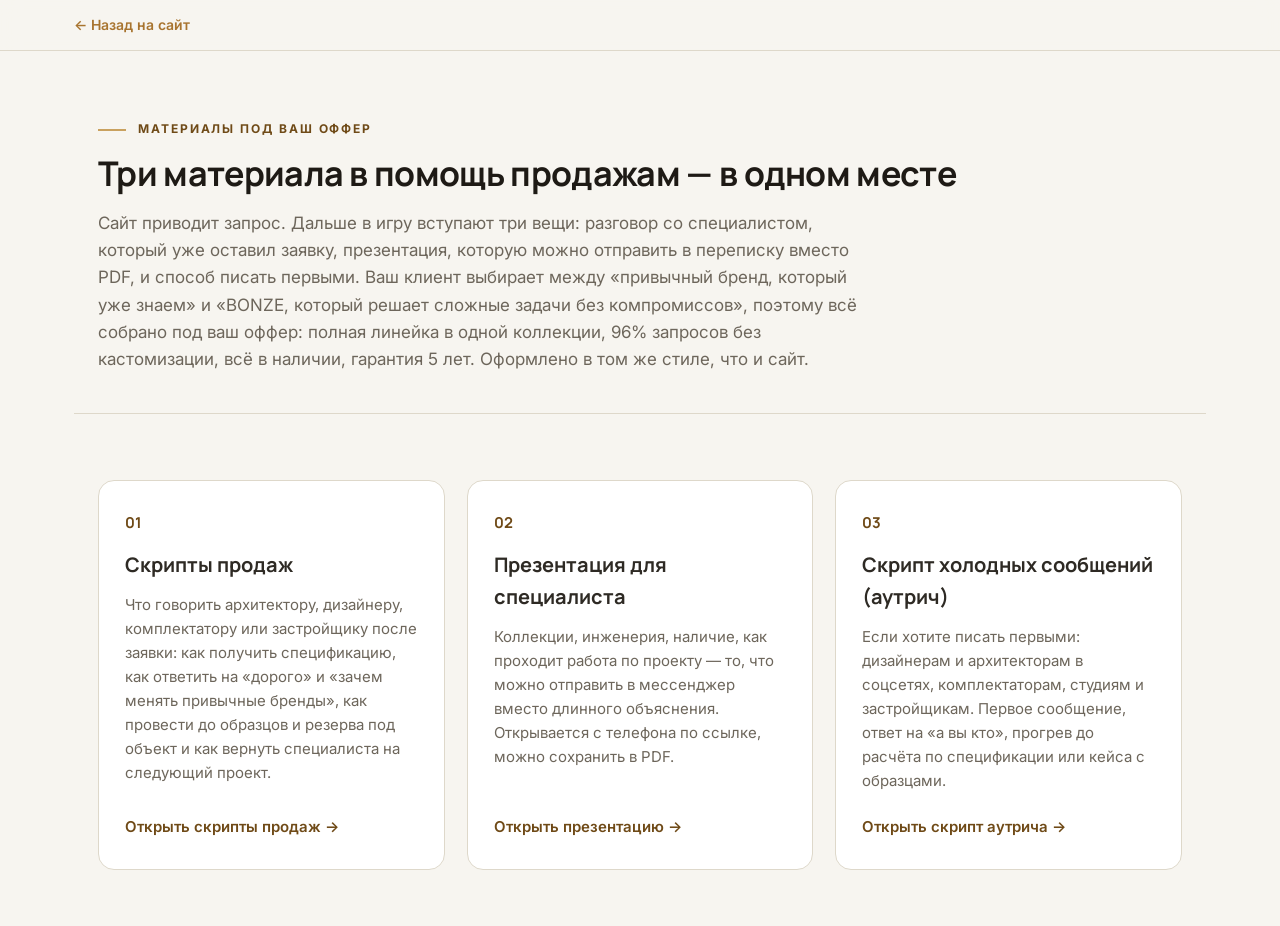
<file: materials.html>
<!DOCTYPE html>
<html lang="ru">
<head>
<meta charset="UTF-8">
<meta name="viewport" content="width=device-width, initial-scale=1.0">
<title>Материалы для продаж — BONZE</title>
<meta name="robots" content="noindex">
<link rel="icon" href="img/favicon.png" type="image/png">
<link rel="preconnect" href="https://fonts.googleapis.com">
<link rel="preconnect" href="https://fonts.gstatic.com" crossorigin>
<link href="https://fonts.googleapis.com/css2?family=Manrope:wght@500;600;700;800&family=Inter:wght@400;500;600;700&display=swap" rel="stylesheet">
<link rel="stylesheet" href="styles.css">
<link rel="stylesheet" href="materials.css">
</head>
<body>

<div class="doc-bar">
  <div class="doc-bar__inner">
    <a href="index.html" class="doc-bar__back">← <span>Назад на сайт</span></a>
  </div>
</div>

<div class="container">

  <section class="doc-hero">
    <p class="section-tag">Материалы под ваш оффер</p>
    <h1>Три материала в помощь продажам — в одном месте</h1>
    <p class="doc-hero__lead">Сайт приводит запрос. Дальше в игру вступают три вещи: разговор со специалистом, который уже оставил заявку, презентация, которую можно отправить в переписку вместо PDF, и способ писать первыми. Ваш клиент выбирает между «привычный бренд, который уже знаем» и «BONZE, который решает сложные задачи без компромиссов», поэтому всё собрано под ваш оффер: полная линейка в одной коллекции, 96% запросов без кастомизации, всё в наличии, гарантия 5 лет. Оформлено в том же стиле, что и сайт.</p>
  </section>

  <section class="doc-section">
    <div class="hub-grid">

      <div class="hub-card">
        <span class="hub-card__num">01</span>
        <p class="hub-card__title">Скрипты продаж</p>
        <p class="hub-card__lead">Что говорить архитектору, дизайнеру, комплектатору или застройщику после заявки: как получить спецификацию, как ответить на «дорого» и «зачем менять привычные бренды», как провести до образцов и резерва под объект и как вернуть специалиста на следующий проект.</p>
        <a href="scripts.html" class="hub-card__link">Открыть скрипты продаж →</a>
      </div>

      <div class="hub-card">
        <span class="hub-card__num">02</span>
        <p class="hub-card__title">Презентация для специалиста</p>
        <p class="hub-card__lead">Коллекции, инженерия, наличие, как проходит работа по проекту — то, что можно отправить в мессенджер вместо длинного объяснения. Открывается с телефона по ссылке, можно сохранить в PDF.</p>
        <a href="presentation.html" class="hub-card__link">Открыть презентацию →</a>
      </div>

      <div class="hub-card">
        <span class="hub-card__num">03</span>
        <p class="hub-card__title">Скрипт холодных сообщений (аутрич)</p>
        <p class="hub-card__lead">Если хотите писать первыми: дизайнерам и архитекторам в соцсетях, комплектаторам, студиям и застройщикам. Первое сообщение, ответ на «а вы кто», прогрев до расчёта по спецификации или кейса с образцами.</p>
        <a href="outreach.html" class="hub-card__link">Открыть скрипт аутрича →</a>
      </div>

    </div>
  </section>

</div>

<script src="script.js"></script>
</body>
</html>
</file>
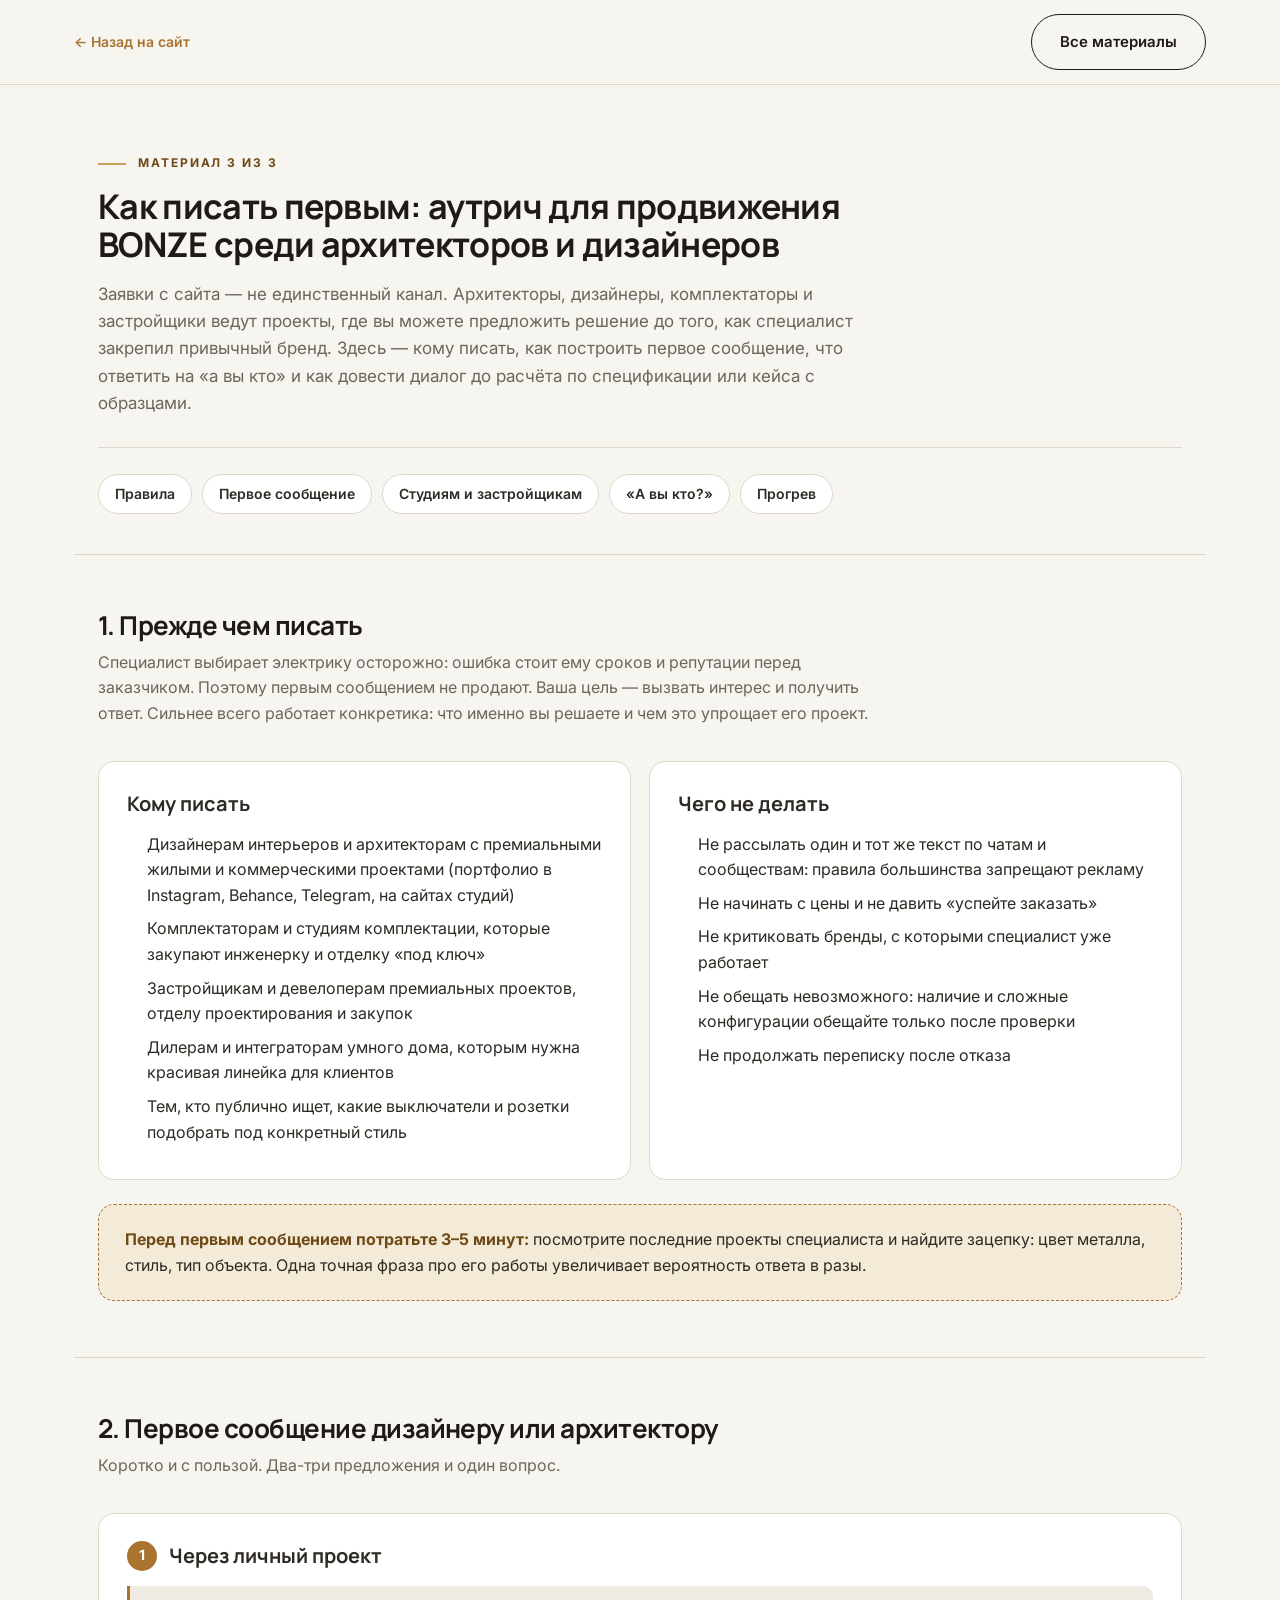
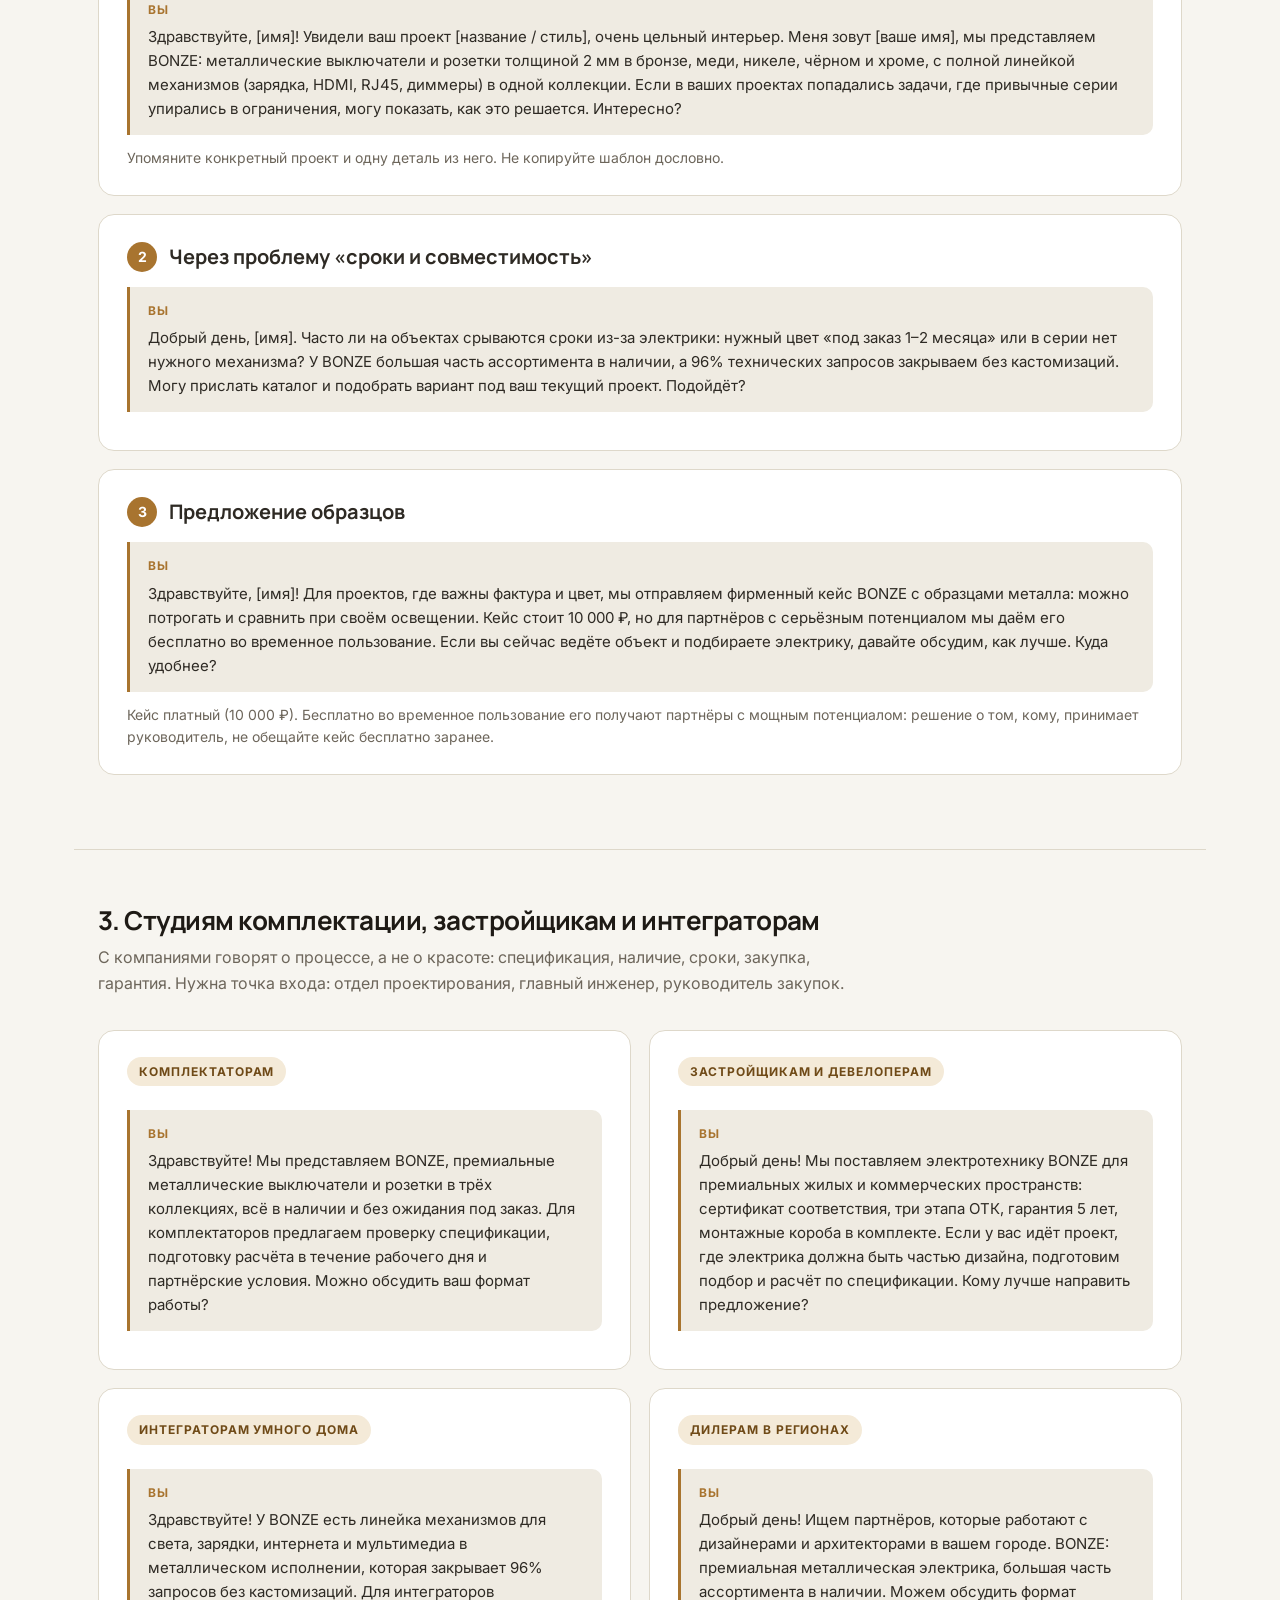
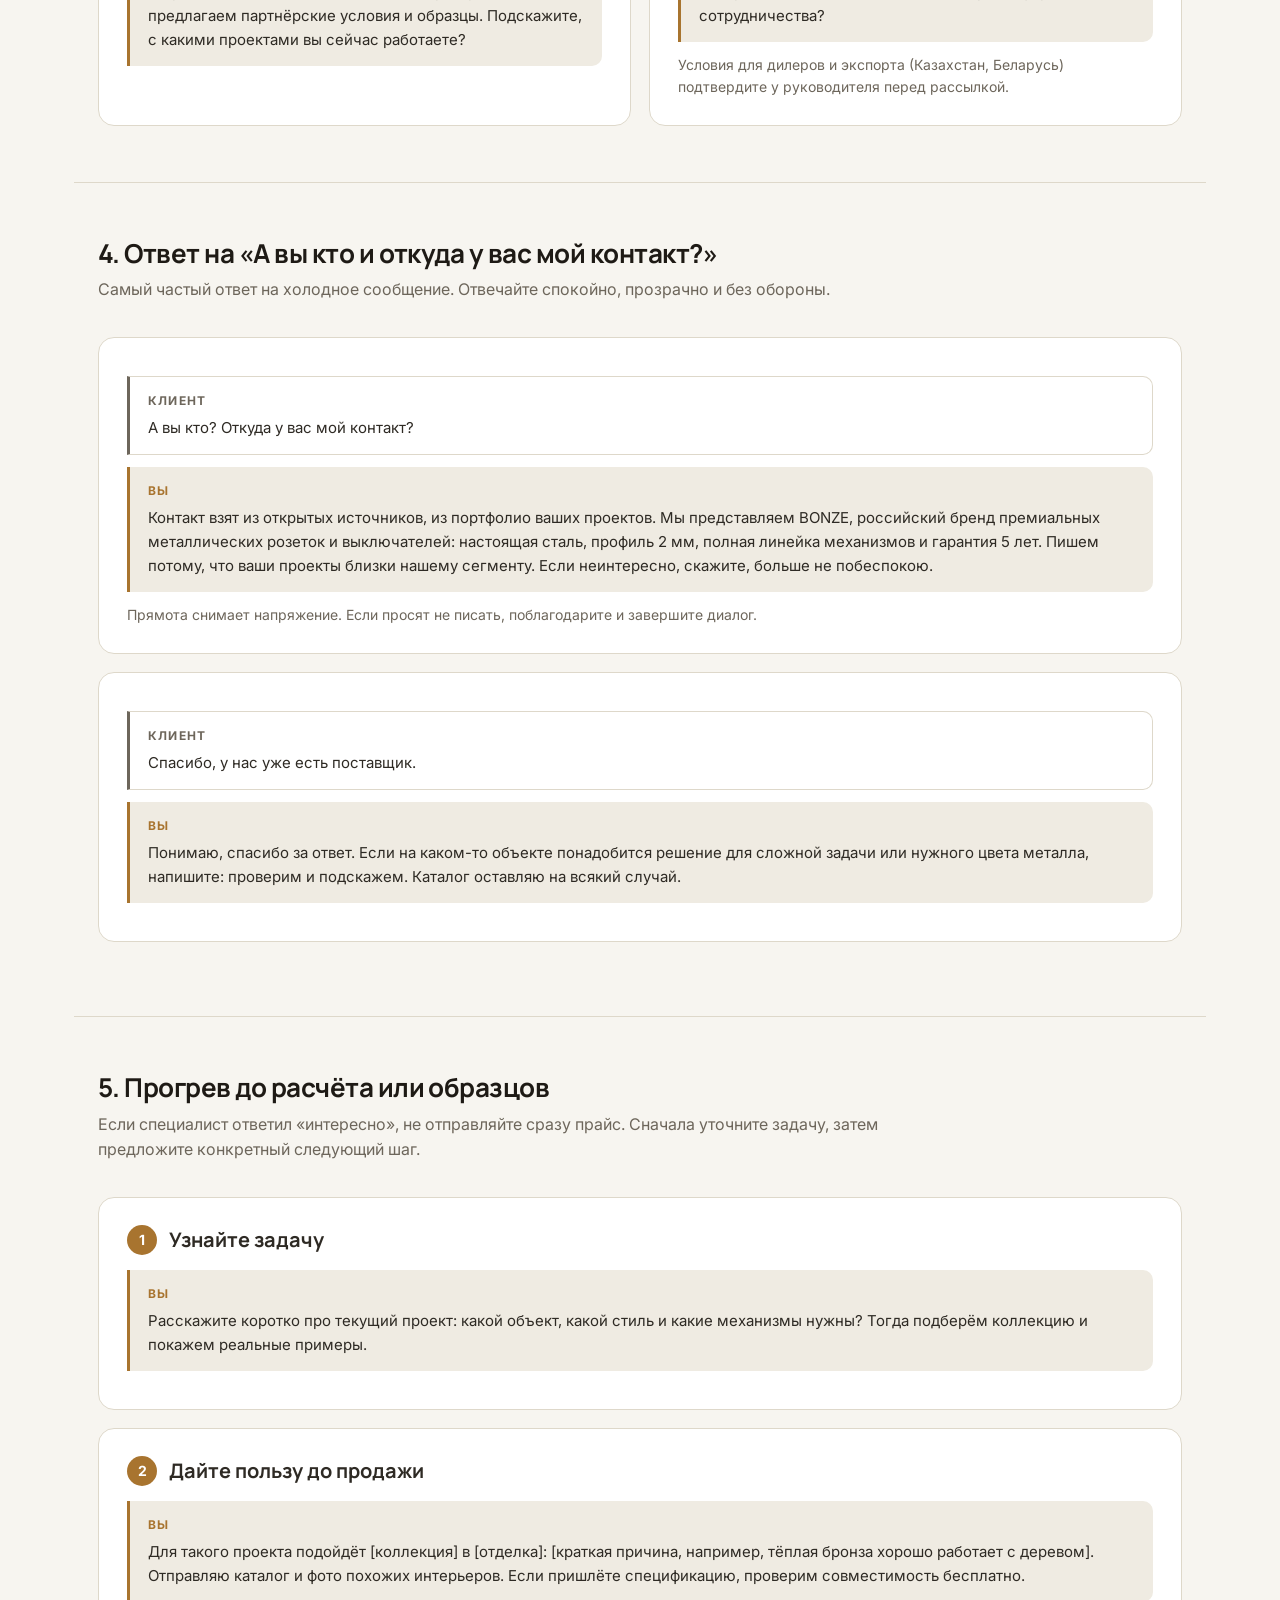
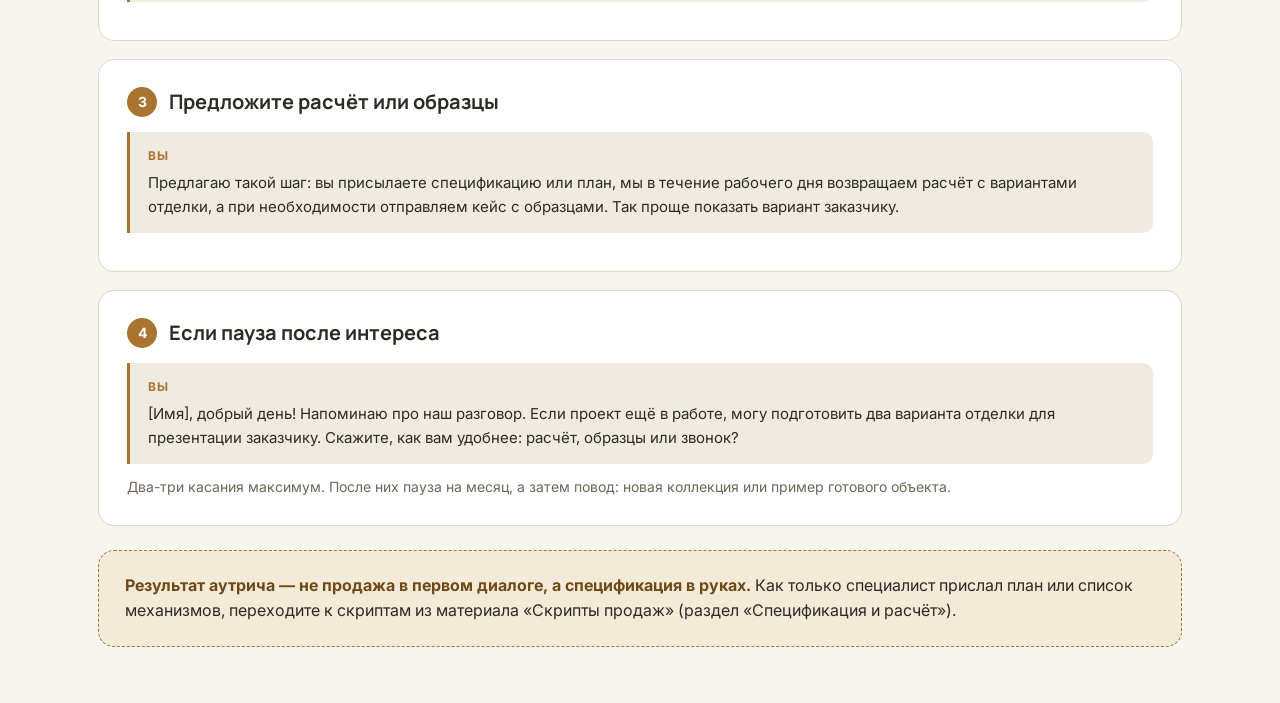
<file: outreach.html>
<!DOCTYPE html>
<html lang="ru">
<head>
<meta charset="UTF-8">
<meta name="viewport" content="width=device-width, initial-scale=1.0">
<title>Аутрич — BONZE</title>
<meta name="robots" content="noindex">
<link rel="icon" href="img/favicon.png" type="image/png">
<link rel="preconnect" href="https://fonts.googleapis.com">
<link rel="preconnect" href="https://fonts.gstatic.com" crossorigin>
<link href="https://fonts.googleapis.com/css2?family=Manrope:wght@500;600;700;800&family=Inter:wght@400;500;600;700&display=swap" rel="stylesheet">
<link rel="stylesheet" href="styles.css">
<link rel="stylesheet" href="materials.css">
</head>
<body>

<div class="doc-bar">
  <div class="doc-bar__inner">
    <a href="index.html" class="doc-bar__back">← <span>Назад на сайт</span></a>
    <div class="doc-actions-wrap doc-bar__actions">
      <a href="materials.html" class="btn btn--outline">Все материалы</a>
    </div>
  </div>
</div>

<div class="container">

  <section class="doc-hero">
    <p class="section-tag">Материал 3 из 3</p>
    <h1>Как писать первым: аутрич для продвижения BONZE среди архитекторов и дизайнеров</h1>
    <p class="doc-hero__lead">Заявки с сайта — не единственный канал. Архитекторы, дизайнеры, комплектаторы и застройщики ведут проекты, где вы можете предложить решение до того, как специалист закрепил привычный бренд. Здесь — кому писать, как построить первое сообщение, что ответить на «а вы кто» и как довести диалог до расчёта по спецификации или кейса с образцами.</p>
    <nav class="toc">
      <a href="#rules">Правила</a>
      <a href="#first">Первое сообщение</a>
      <a href="#partners">Студиям и застройщикам</a>
      <a href="#reply">«А вы кто?»</a>
      <a href="#follow">Прогрев</a>
    </nav>
  </section>

  <section class="doc-section" id="rules">
    <h2>1. Прежде чем писать</h2>
    <p class="doc-section__lead">Специалист выбирает электрику осторожно: ошибка стоит ему сроков и репутации перед заказчиком. Поэтому первым сообщением не продают. Ваша цель — вызвать интерес и получить ответ. Сильнее всего работает конкретика: что именно вы решаете и чем это упрощает его проект.</p>
    <div class="grid-2">
      <div class="card">
        <p class="card__title">Кому писать</p>
        <ul class="ul">
          <li>Дизайнерам интерьеров и архитекторам с премиальными жилыми и коммерческими проектами (портфолио в Instagram, Behance, Telegram, на сайтах студий)</li>
          <li>Комплектаторам и студиям комплектации, которые закупают инженерку и отделку «под ключ»</li>
          <li>Застройщикам и девелоперам премиальных проектов, отделу проектирования и закупок</li>
          <li>Дилерам и интеграторам умного дома, которым нужна красивая линейка для клиентов</li>
          <li>Тем, кто публично ищет, какие выключатели и розетки подобрать под конкретный стиль</li>
        </ul>
      </div>
      <div class="card">
        <p class="card__title">Чего не делать</p>
        <ul class="ul">
          <li>Не рассылать один и тот же текст по чатам и сообществам: правила большинства запрещают рекламу</li>
          <li>Не начинать с цены и не давить «успейте заказать»</li>
          <li>Не критиковать бренды, с которыми специалист уже работает</li>
          <li>Не обещать невозможного: наличие и сложные конфигурации обещайте только после проверки</li>
          <li>Не продолжать переписку после отказа</li>
        </ul>
      </div>
    </div>
    <div class="tip">
      <strong>Перед первым сообщением потратьте 3–5 минут:</strong> посмотрите последние проекты специалиста и найдите зацепку: цвет металла, стиль, тип объекта. Одна точная фраза про его работы увеличивает вероятность ответа в разы.
    </div>
  </section>

  <section class="doc-section" id="first">
    <h2>2. Первое сообщение дизайнеру или архитектору</h2>
    <p class="doc-section__lead">Коротко и с пользой. Два-три предложения и один вопрос.</p>
    <div class="card">
      <div class="card__head"><span class="card__step">1</span><p class="card__title">Через личный проект</p></div>
      <div class="say"><span class="say__who">Вы</span>Здравствуйте, [имя]! Увидели ваш проект [название / стиль], очень цельный интерьер. Меня зовут [ваше имя], мы представляем BONZE: металлические выключатели и розетки толщиной 2 мм в бронзе, меди, никеле, чёрном и хроме, с полной линейкой механизмов (зарядка, HDMI, RJ45, диммеры) в одной коллекции. Если в ваших проектах попадались задачи, где привычные серии упирались в ограничения, могу показать, как это решается. Интересно?</div>
      <p class="card__note">Упомяните конкретный проект и одну деталь из него. Не копируйте шаблон дословно.</p>
    </div>
    <div class="card">
      <div class="card__head"><span class="card__step">2</span><p class="card__title">Через проблему «сроки и совместимость»</p></div>
      <div class="say"><span class="say__who">Вы</span>Добрый день, [имя]. Часто ли на объектах срываются сроки из-за электрики: нужный цвет «под заказ 1–2 месяца» или в серии нет нужного механизма? У BONZE большая часть ассортимента в наличии, а 96% технических запросов закрываем без кастомизаций. Могу прислать каталог и подобрать вариант под ваш текущий проект. Подойдёт?</div>
    </div>
    <div class="card">
      <div class="card__head"><span class="card__step">3</span><p class="card__title">Предложение образцов</p></div>
      <div class="say"><span class="say__who">Вы</span>Здравствуйте, [имя]! Для проектов, где важны фактура и цвет, мы отправляем фирменный кейс BONZE с образцами металла: можно потрогать и сравнить при своём освещении. Кейс стоит 10 000 ₽, но для партнёров с серьёзным потенциалом мы даём его бесплатно во временное пользование. Если вы сейчас ведёте объект и подбираете электрику, давайте обсудим, как лучше. Куда удобнее?</div>
      <p class="card__note">Кейс платный (10 000 ₽). Бесплатно во временное пользование его получают партнёры с мощным потенциалом: решение о том, кому, принимает руководитель, не обещайте кейс бесплатно заранее.</p>
    </div>
  </section>

  <section class="doc-section" id="partners">
    <h2>3. Студиям комплектации, застройщикам и интеграторам</h2>
    <p class="doc-section__lead">С компаниями говорят о процессе, а не о красоте: спецификация, наличие, сроки, закупка, гарантия. Нужна точка входа: отдел проектирования, главный инженер, руководитель закупок.</p>
    <div class="grid-2">
      <div class="card">
        <span class="tag">Комплектаторам</span>
        <div class="say"><span class="say__who">Вы</span>Здравствуйте! Мы представляем BONZE, премиальные металлические выключатели и розетки в трёх коллекциях, всё в наличии и без ожидания под заказ. Для комплектаторов предлагаем проверку спецификации, подготовку расчёта в течение рабочего дня и партнёрские условия. Можно обсудить ваш формат работы?</div>
      </div>
      <div class="card">
        <span class="tag">Застройщикам и девелоперам</span>
        <div class="say"><span class="say__who">Вы</span>Добрый день! Мы поставляем электротехнику BONZE для премиальных жилых и коммерческих пространств: сертификат соответствия, три этапа ОТК, гарантия 5 лет, монтажные короба в комплекте. Если у вас идёт проект, где электрика должна быть частью дизайна, подготовим подбор и расчёт по спецификации. Кому лучше направить предложение?</div>
      </div>
      <div class="card">
        <span class="tag">Интеграторам умного дома</span>
        <div class="say"><span class="say__who">Вы</span>Здравствуйте! У BONZE есть линейка механизмов для света, зарядки, интернета и мультимедиа в металлическом исполнении, которая закрывает 96% запросов без кастомизаций. Для интеграторов предлагаем партнёрские условия и образцы. Подскажите, с какими проектами вы сейчас работаете?</div>
      </div>
      <div class="card">
        <span class="tag">Дилерам в регионах</span>
        <div class="say"><span class="say__who">Вы</span>Добрый день! Ищем партнёров, которые работают с дизайнерами и архитекторами в вашем городе. BONZE: премиальная металлическая электрика, большая часть ассортимента в наличии. Можем обсудить формат сотрудничества?</div>
        <p class="card__note">Условия для дилеров и экспорта (Казахстан, Беларусь) подтвердите у руководителя перед рассылкой.</p>
      </div>
    </div>
  </section>

  <section class="doc-section" id="reply">
    <h2>4. Ответ на «А вы кто и откуда у вас мой контакт?»</h2>
    <p class="doc-section__lead">Самый частый ответ на холодное сообщение. Отвечайте спокойно, прозрачно и без обороны.</p>
    <div class="card">
      <div class="say say--client"><span class="say__who">Клиент</span>А вы кто? Откуда у вас мой контакт?</div>
      <div class="say"><span class="say__who">Вы</span>Контакт взят из открытых источников, из портфолио ваших проектов. Мы представляем BONZE, российский бренд премиальных металлических розеток и выключателей: настоящая сталь, профиль 2 мм, полная линейка механизмов и гарантия 5 лет. Пишем потому, что ваши проекты близки нашему сегменту. Если неинтересно, скажите, больше не побеспокою.</div>
      <p class="card__note">Прямота снимает напряжение. Если просят не писать, поблагодарите и завершите диалог.</p>
    </div>
    <div class="card">
      <div class="say say--client"><span class="say__who">Клиент</span>Спасибо, у нас уже есть поставщик.</div>
      <div class="say"><span class="say__who">Вы</span>Понимаю, спасибо за ответ. Если на каком-то объекте понадобится решение для сложной задачи или нужного цвета металла, напишите: проверим и подскажем. Каталог оставляю на всякий случай.</div>
    </div>
  </section>

  <section class="doc-section" id="follow">
    <h2>5. Прогрев до расчёта или образцов</h2>
    <p class="doc-section__lead">Если специалист ответил «интересно», не отправляйте сразу прайс. Сначала уточните задачу, затем предложите конкретный следующий шаг.</p>
    <div class="card">
      <div class="card__head"><span class="card__step">1</span><p class="card__title">Узнайте задачу</p></div>
      <div class="say"><span class="say__who">Вы</span>Расскажите коротко про текущий проект: какой объект, какой стиль и какие механизмы нужны? Тогда подберём коллекцию и покажем реальные примеры.</div>
    </div>
    <div class="card">
      <div class="card__head"><span class="card__step">2</span><p class="card__title">Дайте пользу до продажи</p></div>
      <div class="say"><span class="say__who">Вы</span>Для такого проекта подойдёт [коллекция] в [отделка]: [краткая причина, например, тёплая бронза хорошо работает с деревом]. Отправляю каталог и фото похожих интерьеров. Если пришлёте спецификацию, проверим совместимость бесплатно.</div>
    </div>
    <div class="card">
      <div class="card__head"><span class="card__step">3</span><p class="card__title">Предложите расчёт или образцы</p></div>
      <div class="say"><span class="say__who">Вы</span>Предлагаю такой шаг: вы присылаете спецификацию или план, мы в течение рабочего дня возвращаем расчёт с вариантами отделки, а при необходимости отправляем кейс с образцами. Так проще показать вариант заказчику.</div>
    </div>
    <div class="card">
      <div class="card__head"><span class="card__step">4</span><p class="card__title">Если пауза после интереса</p></div>
      <div class="say"><span class="say__who">Вы</span>[Имя], добрый день! Напоминаю про наш разговор. Если проект ещё в работе, могу подготовить два варианта отделки для презентации заказчику. Скажите, как вам удобнее: расчёт, образцы или звонок?</div>
      <p class="card__note">Два-три касания максимум. После них пауза на месяц, а затем повод: новая коллекция или пример готового объекта.</p>
    </div>
    <div class="tip">
      <strong>Результат аутрича — не продажа в первом диалоге, а спецификация в руках.</strong> Как только специалист прислал план или список механизмов, переходите к скриптам из материала «Скрипты продаж» (раздел «Спецификация и расчёт»).
    </div>
  </section>

</div>

<script src="script.js"></script>
</body>
</html>
</file>
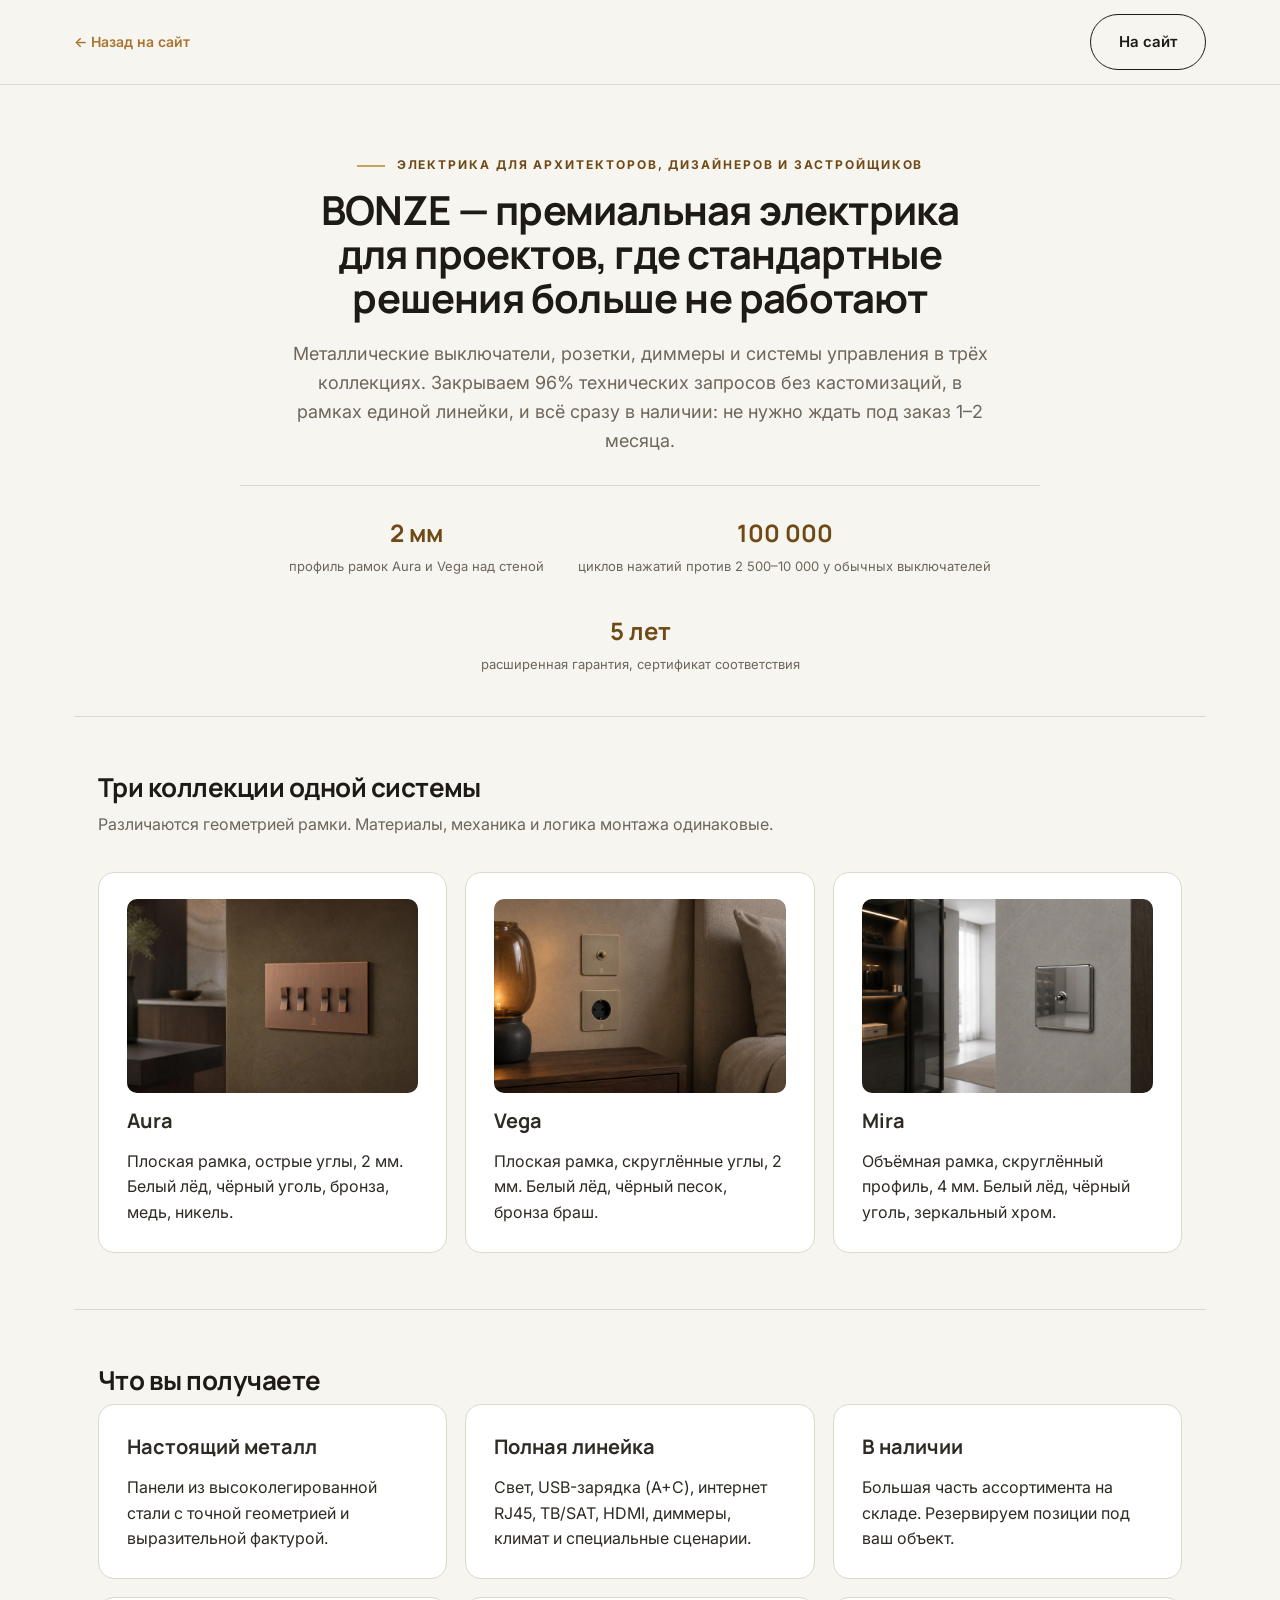
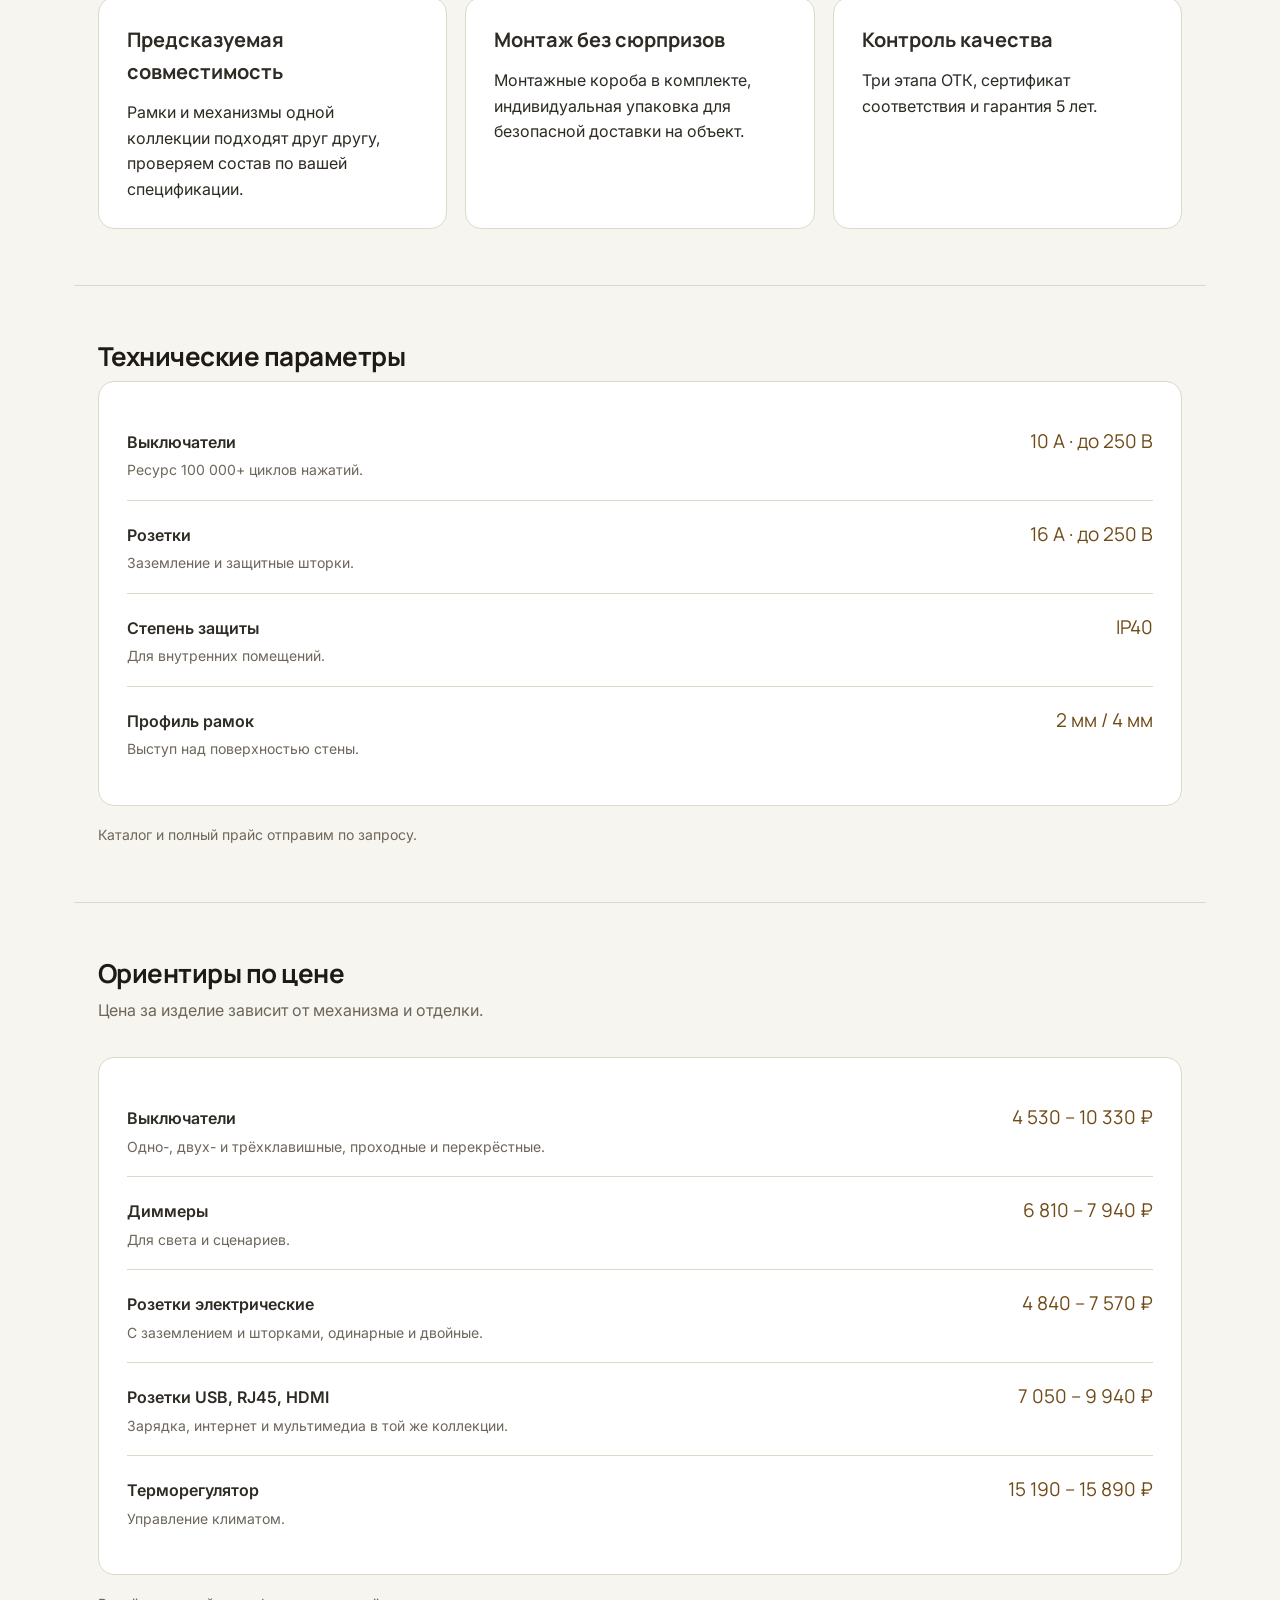
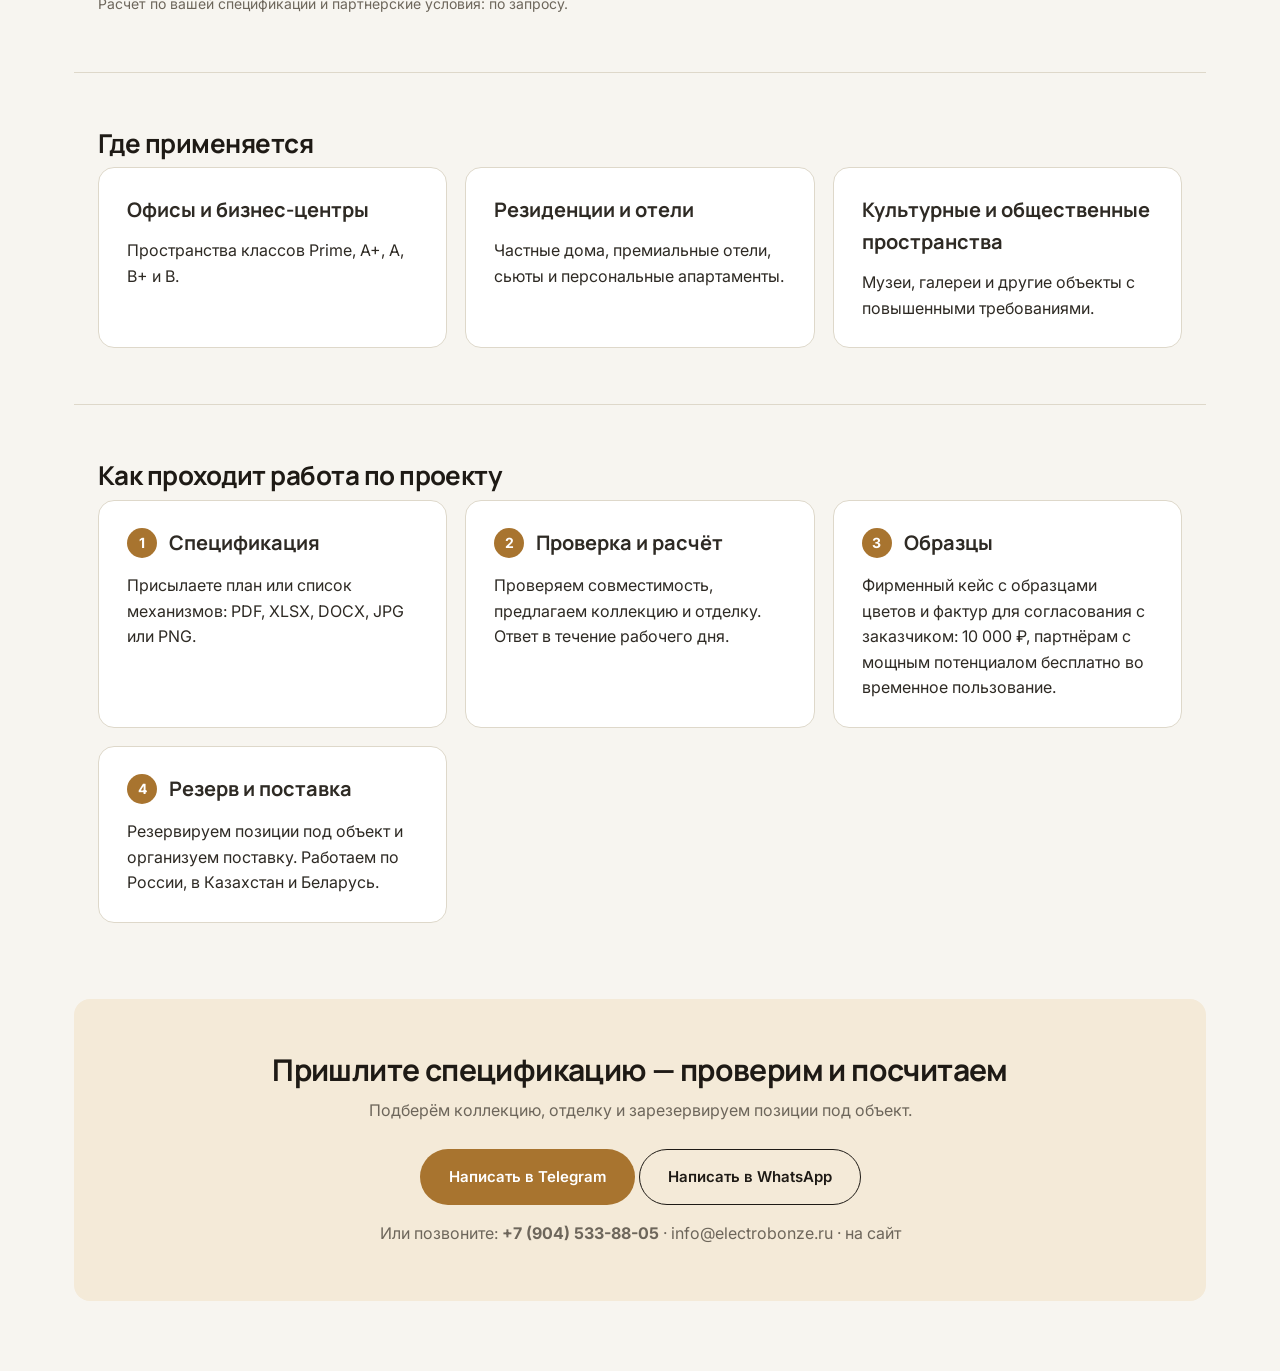
<file: presentation.html>
<!DOCTYPE html>
<html lang="ru">
<head>
<meta charset="UTF-8">
<meta name="viewport" content="width=device-width, initial-scale=1.0">
<title>BONZE — металлические розетки и выключатели для проектов</title>
<meta name="robots" content="noindex">
<link rel="icon" href="img/favicon.png" type="image/png">
<link rel="preconnect" href="https://fonts.googleapis.com">
<link rel="preconnect" href="https://fonts.gstatic.com" crossorigin>
<link href="https://fonts.googleapis.com/css2?family=Manrope:wght@500;600;700;800&family=Inter:wght@400;500;600;700&display=swap" rel="stylesheet">
<link rel="stylesheet" href="styles.css">
<link rel="stylesheet" href="materials.css">
</head>
<body>

<div class="doc-bar">
  <div class="doc-bar__inner">
    <a href="index.html" class="doc-bar__back">← <span>Назад на сайт</span></a>
    <div class="doc-actions-wrap doc-bar__actions">
      <a href="index.html" class="btn btn--outline">На сайт</a>
    </div>
  </div>
</div>

<div class="container">

  <section class="pitch">
    <p class="section-tag eyebrow--center">Электрика для архитекторов, дизайнеров и застройщиков</p>
    <h1>BONZE — премиальная электрика для проектов, где стандартные решения больше не работают</h1>
    <p class="pitch__lead">Металлические выключатели, розетки, диммеры и системы управления в трёх коллекциях. Закрываем 96% технических запросов без кастомизаций, в рамках единой линейки, и всё сразу в наличии: не нужно ждать под заказ 1–2 месяца.</p>
    <div class="pitch__meta">
      <div><b>2 мм</b><span>профиль рамок Aura и Vega над стеной</span></div>
      <div><b>100 000</b><span>циклов нажатий против 2 500–10 000 у обычных выключателей</span></div>
      <div><b>5 лет</b><span>расширенная гарантия, сертификат соответствия</span></div>
    </div>
  </section>

  <section class="doc-section">
    <h2>Три коллекции одной системы</h2>
    <p class="doc-section__lead">Различаются геометрией рамки. Материалы, механика и логика монтажа одинаковые.</p>
    <div class="grid-3">
      <div class="card"><img src="img/collection-aura-copper.webp" alt="BONZE Aura" style="width:100%;aspect-ratio:3/2;object-fit:cover;border-radius:10px;display:block"><p class="card__title" style="margin-top:12px">Aura</p><p>Плоская рамка, острые углы, 2 мм. Белый лёд, чёрный уголь, бронза, медь, никель.</p></div>
      <div class="card"><img src="img/collection-vega-bronze.webp" alt="BONZE Vega" style="width:100%;aspect-ratio:3/2;object-fit:cover;border-radius:10px;display:block"><p class="card__title" style="margin-top:12px">Vega</p><p>Плоская рамка, скруглённые углы, 2 мм. Белый лёд, чёрный песок, бронза браш.</p></div>
      <div class="card"><img src="img/collection-mira-chrome.webp" alt="BONZE Mira" style="width:100%;aspect-ratio:3/2;object-fit:cover;border-radius:10px;display:block"><p class="card__title" style="margin-top:12px">Mira</p><p>Объёмная рамка, скруглённый профиль, 4 мм. Белый лёд, чёрный уголь, зеркальный хром.</p></div>
    </div>
  </section>

  <section class="doc-section">
    <h2>Что вы получаете</h2>
    <div class="grid-3">
      <div class="card"><p class="card__title">Настоящий металл</p><p>Панели из высоколегированной стали с точной геометрией и выразительной фактурой.</p></div>
      <div class="card"><p class="card__title">Полная линейка</p><p>Свет, USB-зарядка (A+C), интернет RJ45, ТВ/SAT, HDMI, диммеры, климат и специальные сценарии.</p></div>
      <div class="card"><p class="card__title">В наличии</p><p>Большая часть ассортимента на складе. Резервируем позиции под ваш объект.</p></div>
      <div class="card"><p class="card__title">Предсказуемая совместимость</p><p>Рамки и механизмы одной коллекции подходят друг другу, проверяем состав по вашей спецификации.</p></div>
      <div class="card"><p class="card__title">Монтаж без сюрпризов</p><p>Монтажные короба в комплекте, индивидуальная упаковка для безопасной доставки на объект.</p></div>
      <div class="card"><p class="card__title">Контроль качества</p><p>Три этапа ОТК, сертификат соответствия и гарантия 5 лет.</p></div>
    </div>
  </section>

  <section class="doc-section">
    <h2>Технические параметры</h2>
    <div class="card">
      <div class="offer"><div><span class="offer__name">Выключатели</span><span class="offer__desc">Ресурс 100 000+ циклов нажатий.</span></div><span class="offer__price">10 А · до 250 В</span></div>
      <div class="offer"><div><span class="offer__name">Розетки</span><span class="offer__desc">Заземление и защитные шторки.</span></div><span class="offer__price">16 А · до 250 В</span></div>
      <div class="offer"><div><span class="offer__name">Степень защиты</span><span class="offer__desc">Для внутренних помещений.</span></div><span class="offer__price">IP40</span></div>
      <div class="offer"><div><span class="offer__name">Профиль рамок</span><span class="offer__desc">Выступ над поверхностью стены.</span></div><span class="offer__price">2 мм / 4 мм</span></div>
    </div>
    <p class="card__note" style="margin-top:14px">Каталог и полный прайс отправим по запросу.</p>
  </section>

  <section class="doc-section">
    <h2>Ориентиры по цене</h2>
    <p class="doc-section__lead">Цена за изделие зависит от механизма и отделки.</p>
    <div class="card">
      <div class="offer"><div><span class="offer__name">Выключатели</span><span class="offer__desc">Одно-, двух- и трёхклавишные, проходные и перекрёстные.</span></div><span class="offer__price">4 530 – 10 330 ₽</span></div>
      <div class="offer"><div><span class="offer__name">Диммеры</span><span class="offer__desc">Для света и сценариев.</span></div><span class="offer__price">6 810 – 7 940 ₽</span></div>
      <div class="offer"><div><span class="offer__name">Розетки электрические</span><span class="offer__desc">С заземлением и шторками, одинарные и двойные.</span></div><span class="offer__price">4 840 – 7 570 ₽</span></div>
      <div class="offer"><div><span class="offer__name">Розетки USB, RJ45, HDMI</span><span class="offer__desc">Зарядка, интернет и мультимедиа в той же коллекции.</span></div><span class="offer__price">7 050 – 9 940 ₽</span></div>
      <div class="offer"><div><span class="offer__name">Терморегулятор</span><span class="offer__desc">Управление климатом.</span></div><span class="offer__price">15 190 – 15 890 ₽</span></div>
    </div>
    <p class="card__note" style="margin-top:14px">Расчёт по вашей спецификации и партнёрские условия: по запросу.</p>
  </section>

  <section class="doc-section">
    <h2>Где применяется</h2>
    <div class="grid-3">
      <div class="card"><p class="card__title">Офисы и бизнес-центры</p><p>Пространства классов Prime, A+, A, B+ и B.</p></div>
      <div class="card"><p class="card__title">Резиденции и отели</p><p>Частные дома, премиальные отели, сьюты и персональные апартаменты.</p></div>
      <div class="card"><p class="card__title">Культурные и общественные пространства</p><p>Музеи, галереи и другие объекты с повышенными требованиями.</p></div>
    </div>
  </section>

  <section class="doc-section">
    <h2>Как проходит работа по проекту</h2>
    <div class="grid-3">
      <div class="card"><div class="card__head"><span class="card__step">1</span><p class="card__title">Спецификация</p></div><p>Присылаете план или список механизмов: PDF, XLSX, DOCX, JPG или PNG.</p></div>
      <div class="card"><div class="card__head"><span class="card__step">2</span><p class="card__title">Проверка и расчёт</p></div><p>Проверяем совместимость, предлагаем коллекцию и отделку. Ответ в течение рабочего дня.</p></div>
      <div class="card"><div class="card__head"><span class="card__step">3</span><p class="card__title">Образцы</p></div><p>Фирменный кейс с образцами цветов и фактур для согласования с заказчиком: 10 000 ₽, партнёрам с мощным потенциалом бесплатно во временное пользование.</p></div>
      <div class="card"><div class="card__head"><span class="card__step">4</span><p class="card__title">Резерв и поставка</p></div><p>Резервируем позиции под объект и организуем поставку. Работаем по России, в Казахстан и Беларусь.</p></div>
    </div>
  </section>

  <section class="cta-final">
    <h2>Пришлите спецификацию — проверим и посчитаем</h2>
    <p>Подберём коллекцию, отделку и зарезервируем позиции под объект.</p>
    <a href="https://t.me/YuryKapustin" target="_blank" rel="noopener" class="btn btn--primary">Написать в Telegram</a> <a href="https://wa.me/79045338805" target="_blank" rel="noopener" class="btn btn--outline">Написать в WhatsApp</a>
    <p style="margin-top:16px;margin-bottom:0">Или позвоните: <a href="tel:+79045338805"><b>+7 (904) 533-88-05</b></a> · <a href="mailto:info@electrobonze.ru">info@electrobonze.ru</a> · <a href="index.html">на сайт</a></p>
  </section>

</div>

<script src="script.js"></script>
</body>
</html>
</file>
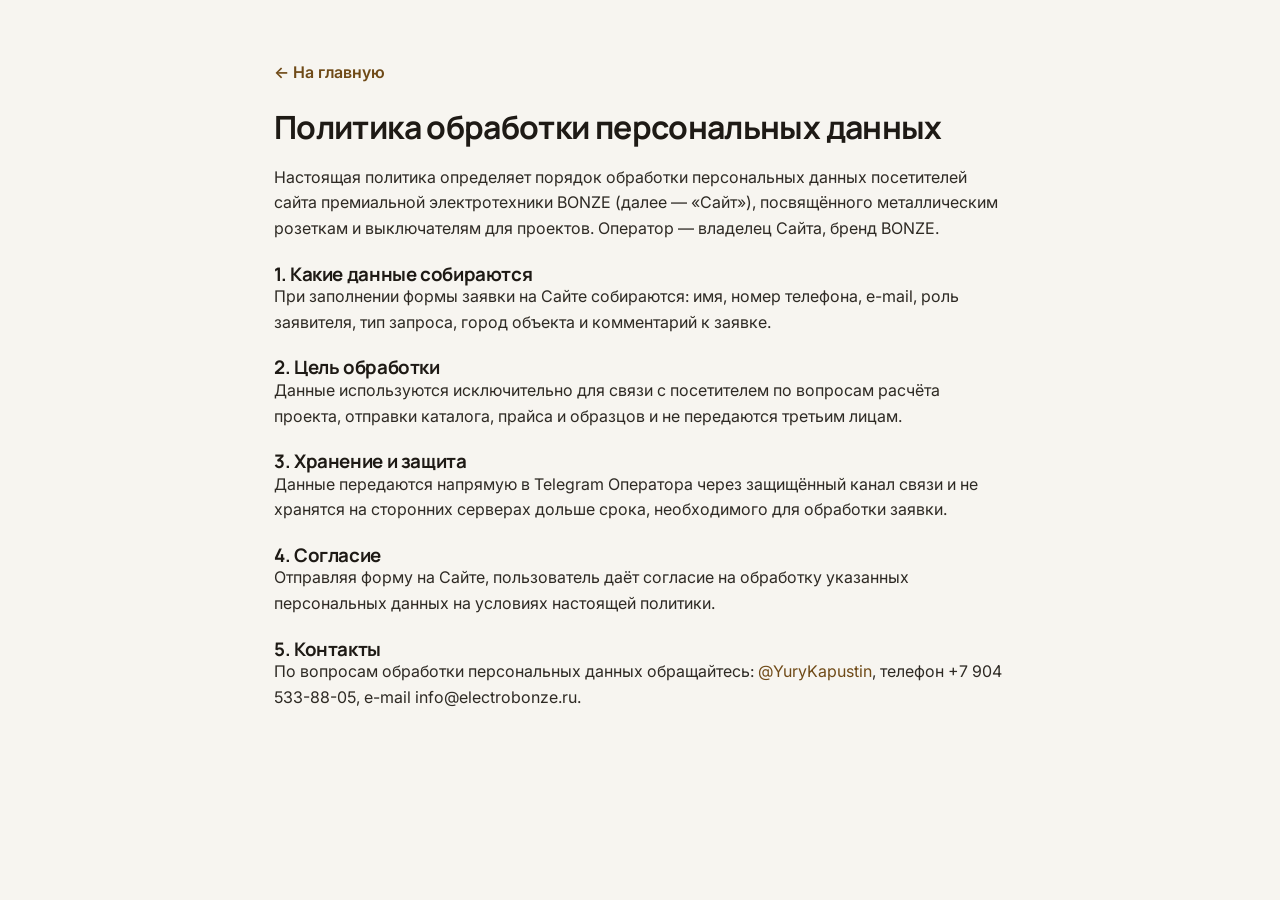
<file: privacy.html>
<!DOCTYPE html>
<html lang="ru">
<head>
<meta charset="UTF-8">
<meta name="viewport" content="width=device-width, initial-scale=1.0">
<title>Политика обработки персональных данных — BONZE</title>
<link rel="icon" href="img/favicon.png" type="image/png">
<link href="https://fonts.googleapis.com/css2?family=Manrope:wght@600;800&family=Inter:wght@400;600&display=swap" rel="stylesheet">
<link rel="stylesheet" href="styles.css">
</head>
<body>
<div class="container" style="padding: 60px 24px; max-width: 780px;">
  <a href="index.html" style="color: var(--clr-accent-dark); font-weight: 600;">← На главную</a>
  <h1 style="margin-top: 24px; margin-bottom: 20px; font-size: 32px;">Политика обработки персональных данных</h1>
  <p>Настоящая политика определяет порядок обработки персональных данных посетителей сайта премиальной электротехники BONZE (далее — «Сайт»), посвящённого металлическим розеткам и выключателям для проектов. Оператор — владелец Сайта, бренд BONZE.</p>
  <h3 style="margin-top:22px">1. Какие данные собираются</h3>
  <p>При заполнении формы заявки на Сайте собираются: имя, номер телефона, e-mail, роль заявителя, тип запроса, город объекта и комментарий к заявке.</p>
  <h3 style="margin-top:22px">2. Цель обработки</h3>
  <p>Данные используются исключительно для связи с посетителем по вопросам расчёта проекта, отправки каталога, прайса и образцов и не передаются третьим лицам.</p>
  <h3 style="margin-top:22px">3. Хранение и защита</h3>
  <p>Данные передаются напрямую в Telegram Оператора через защищённый канал связи и не хранятся на сторонних серверах дольше срока, необходимого для обработки заявки.</p>
  <h3 style="margin-top:22px">4. Согласие</h3>
  <p>Отправляя форму на Сайте, пользователь даёт согласие на обработку указанных персональных данных на условиях настоящей политики.</p>
  <h3 style="margin-top:22px">5. Контакты</h3>
  <p>По вопросам обработки персональных данных обращайтесь: <a href="https://t.me/YuryKapustin" target="_blank" rel="noopener" style="color:var(--clr-accent-dark)">@YuryKapustin</a>, телефон +7 904 533-88-05, e-mail info@electrobonze.ru.</p>
</div>
</body>
</html>
</file>
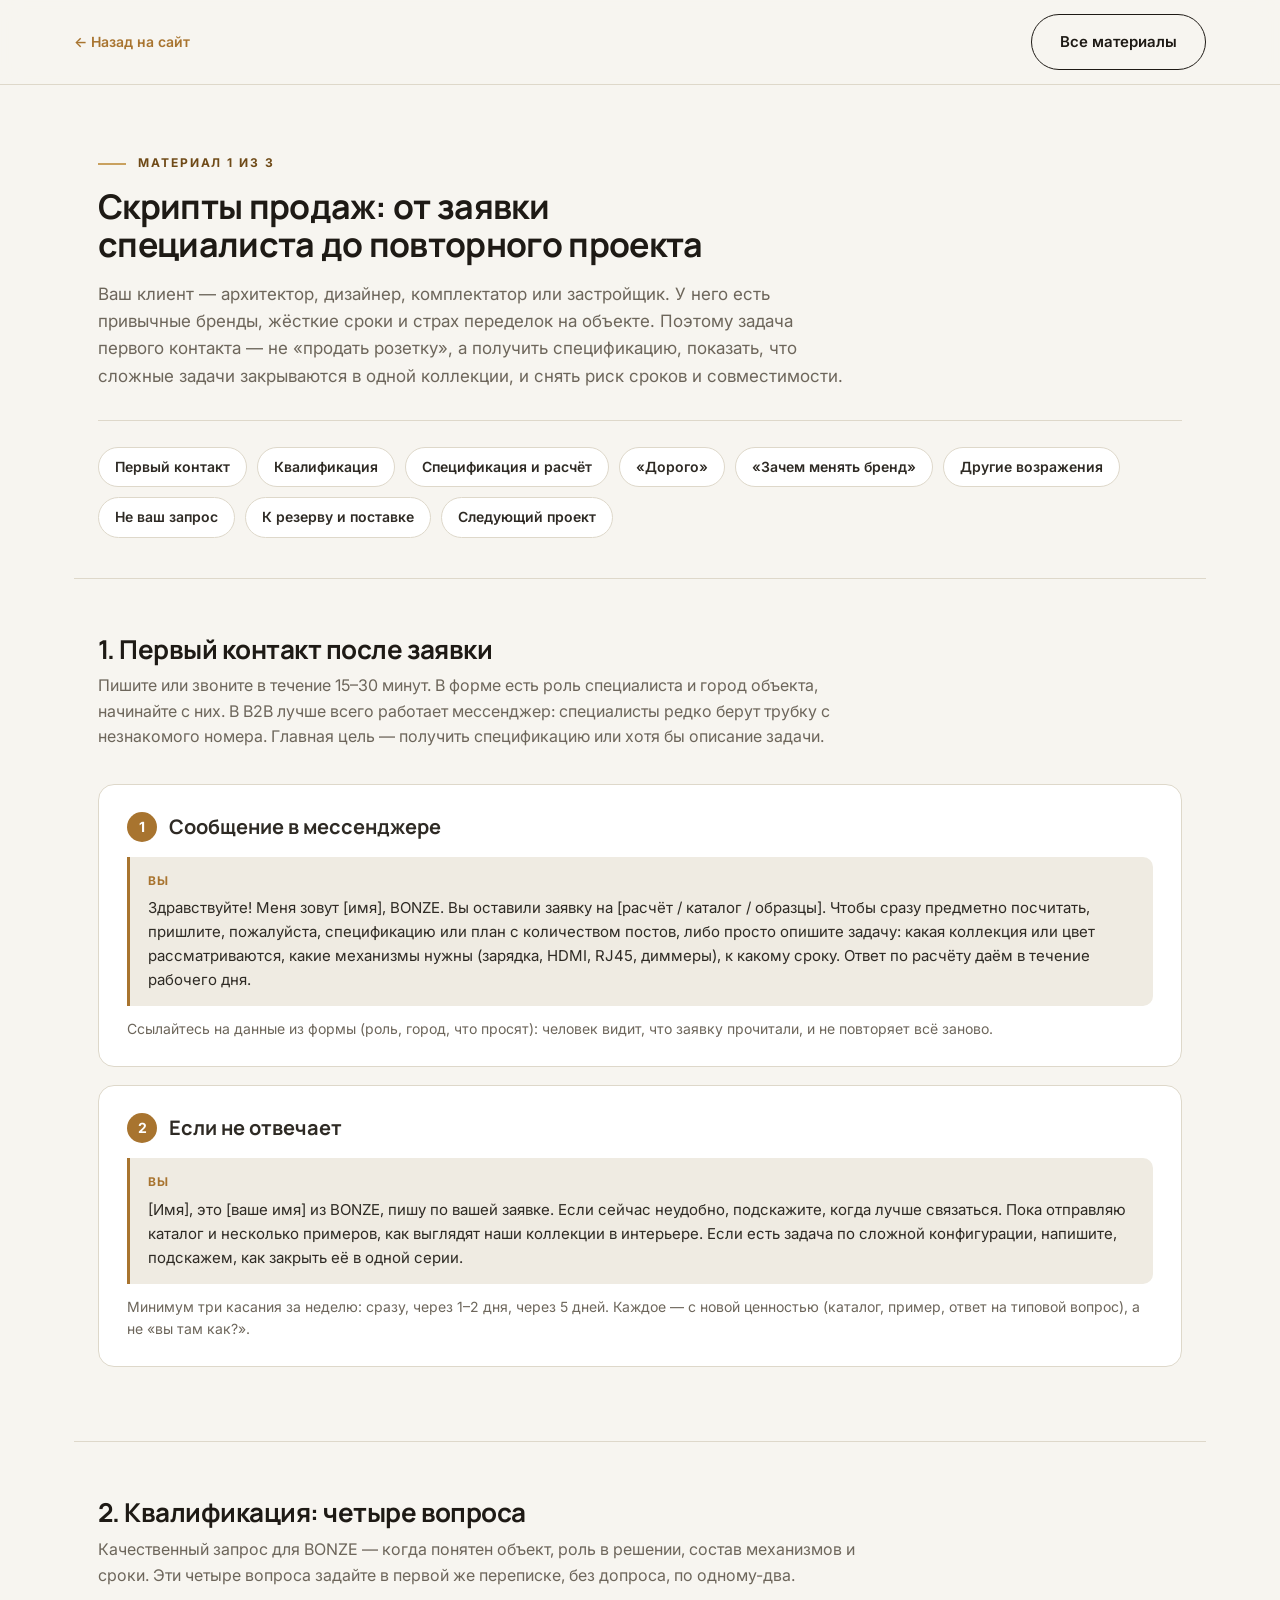
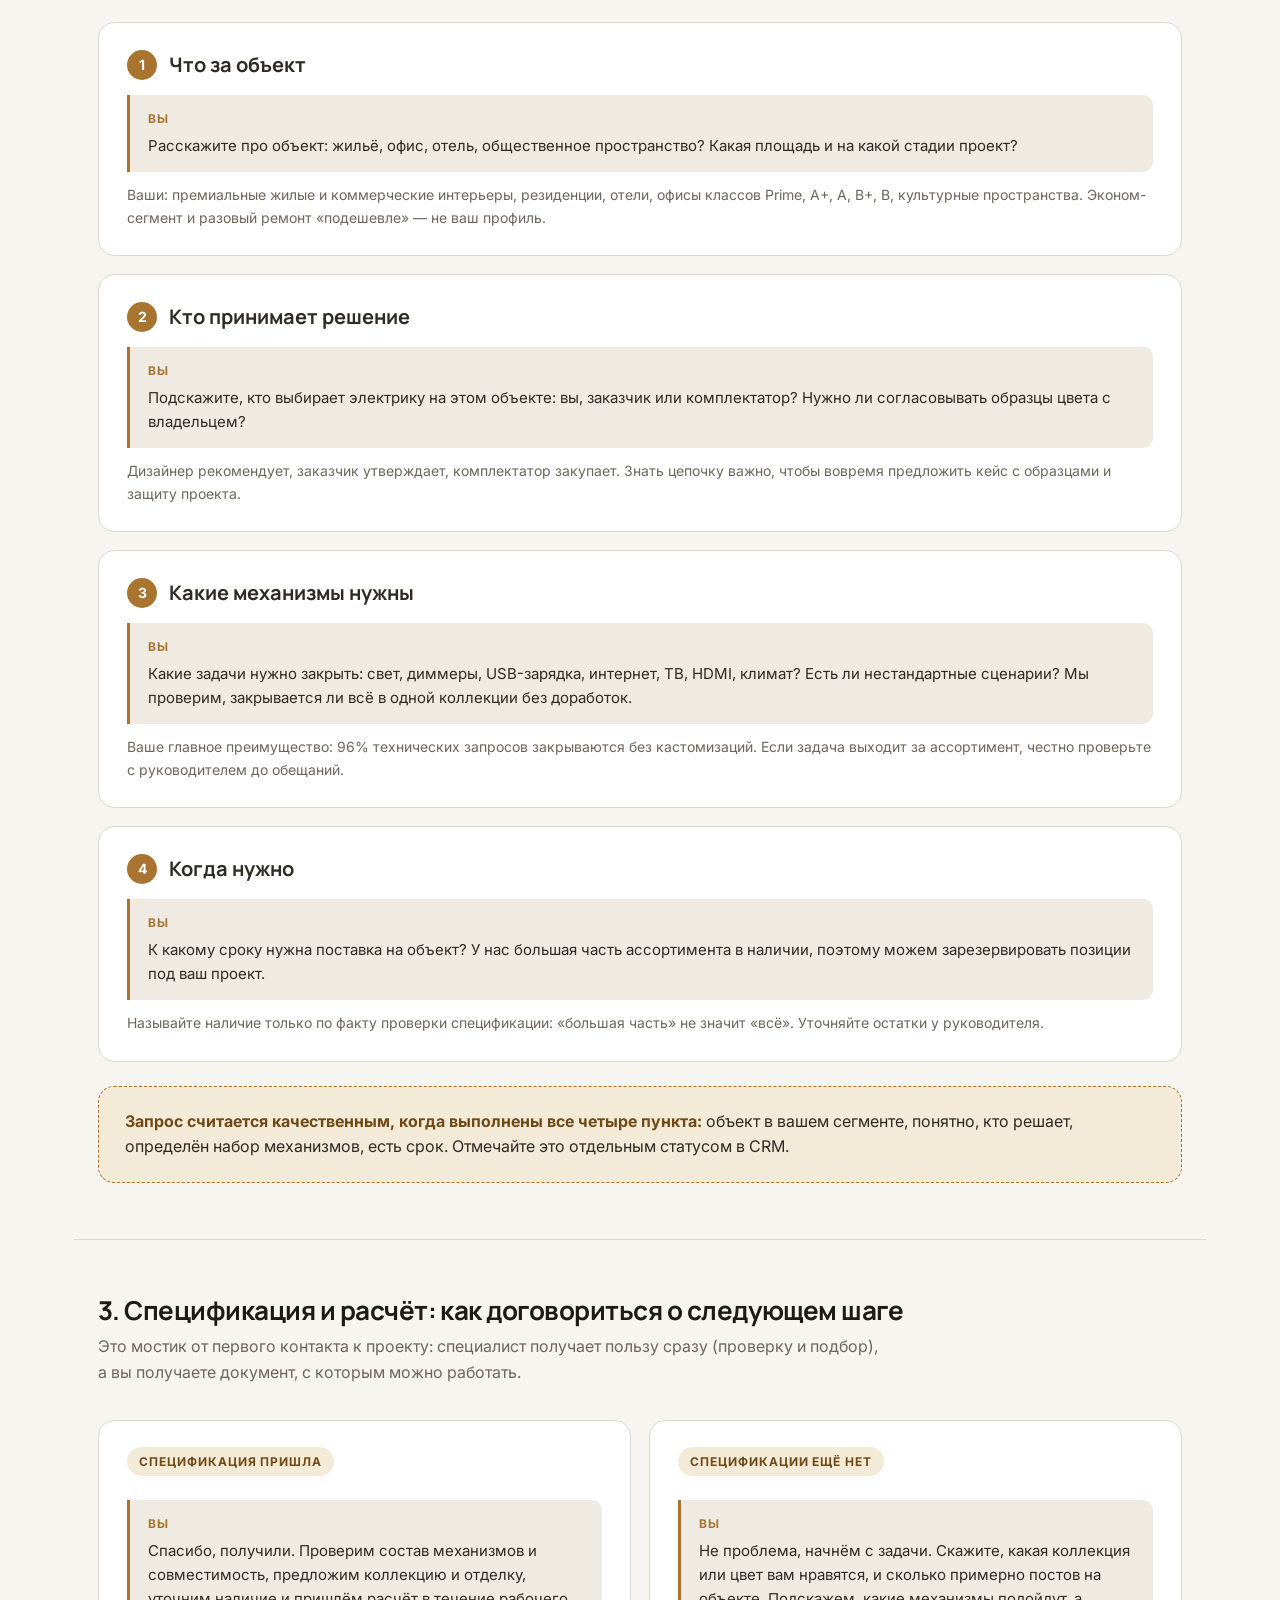
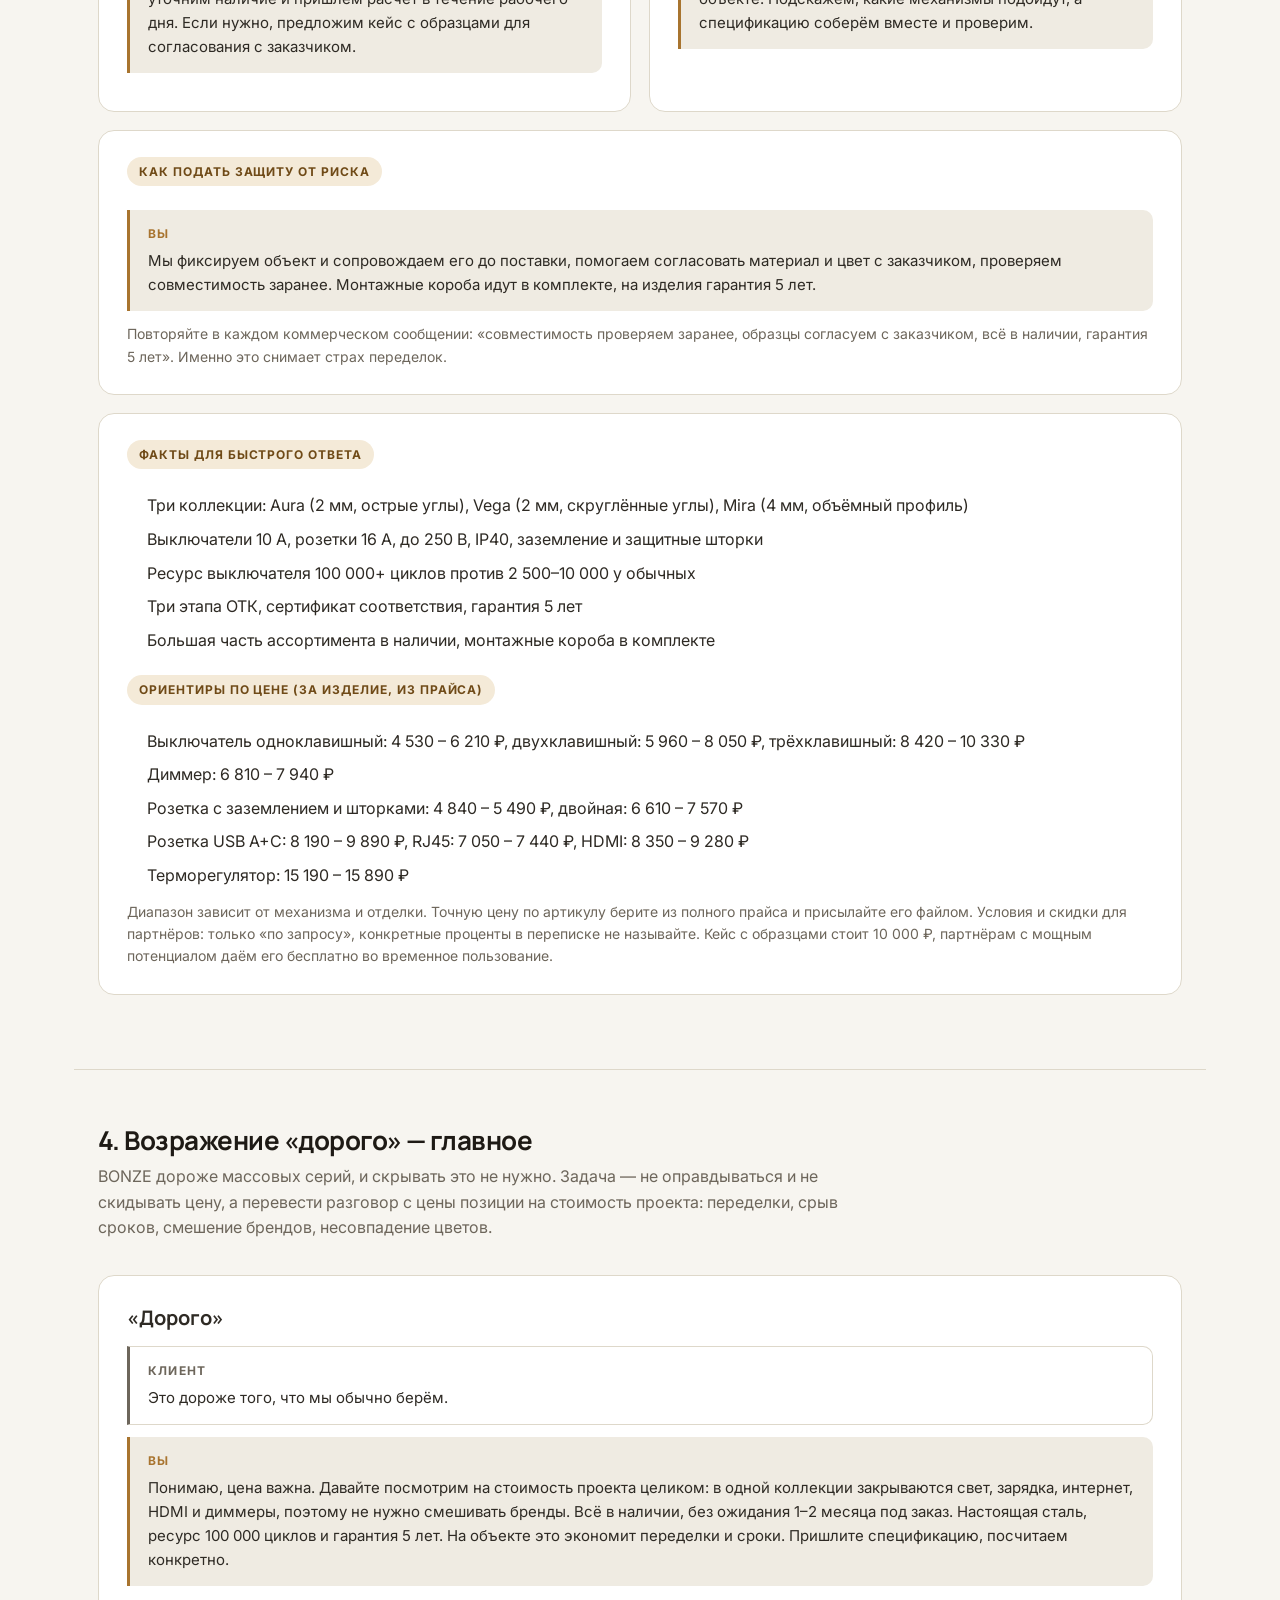
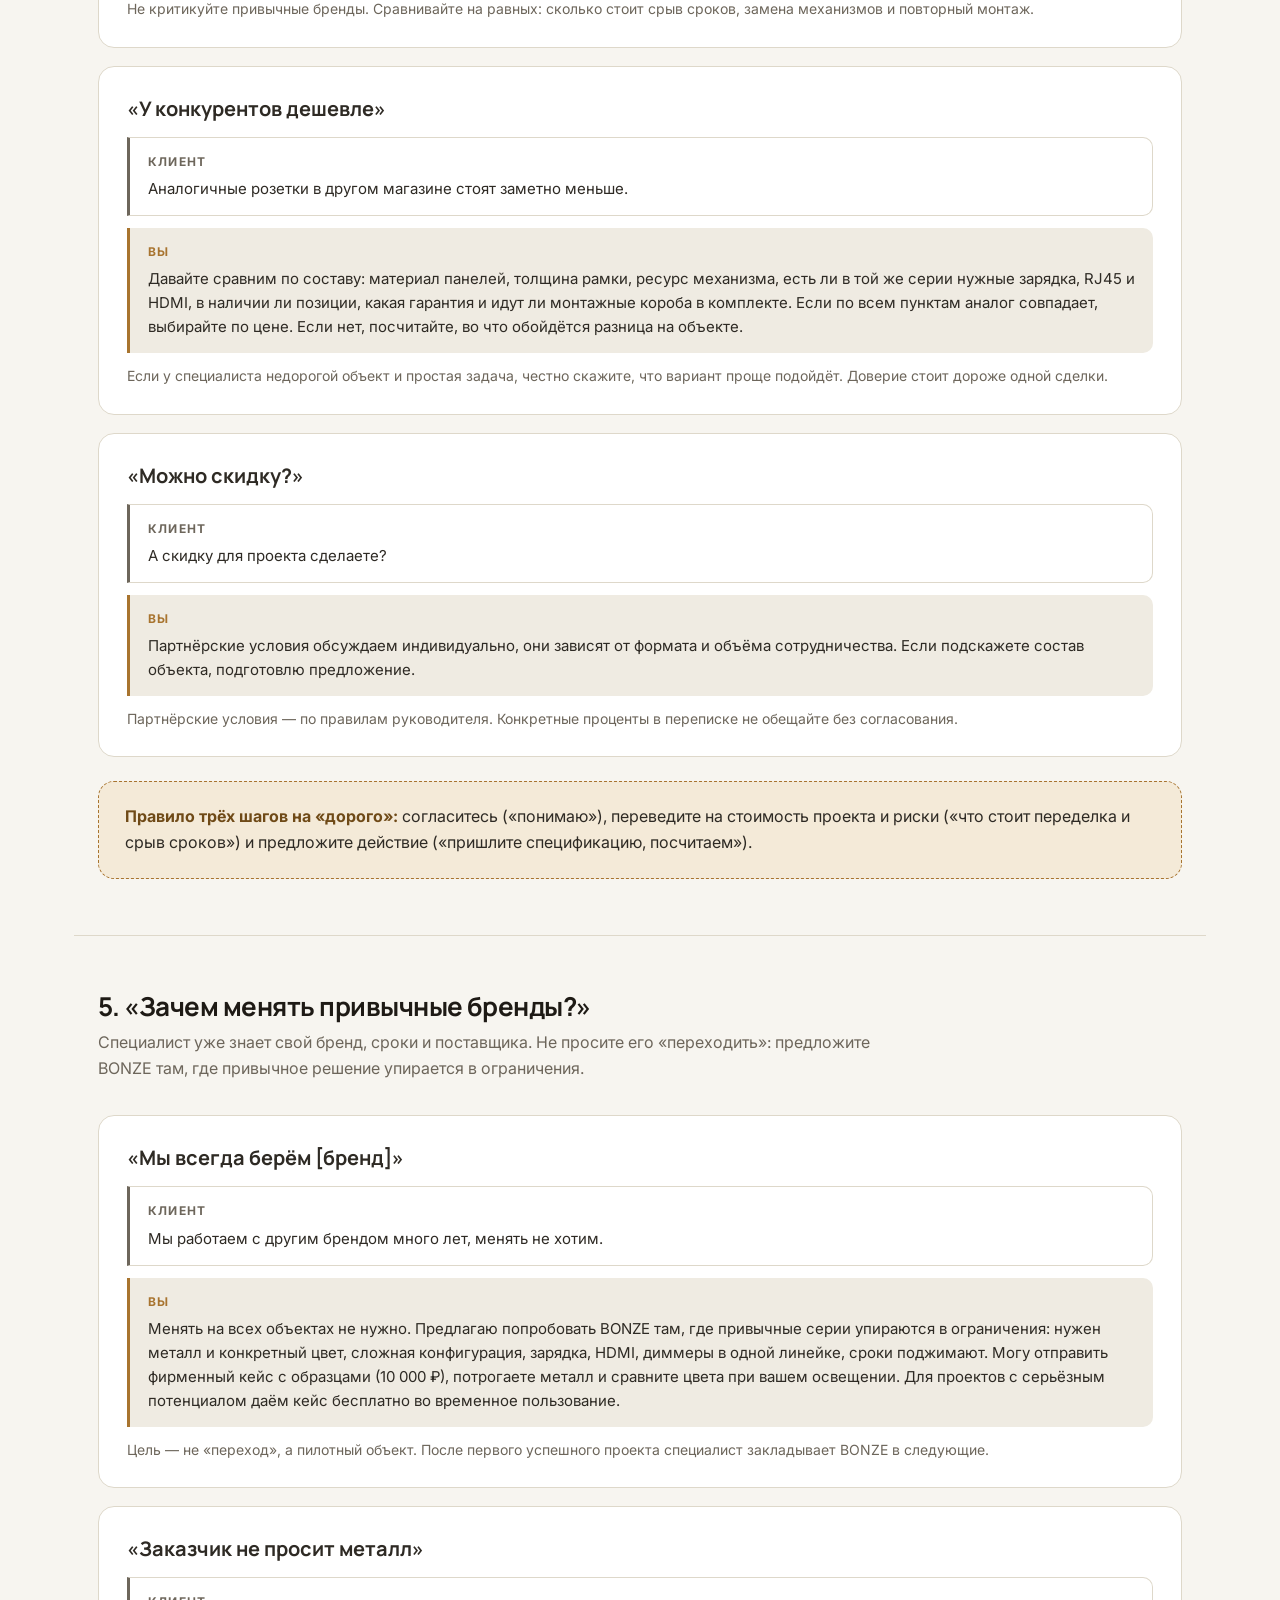
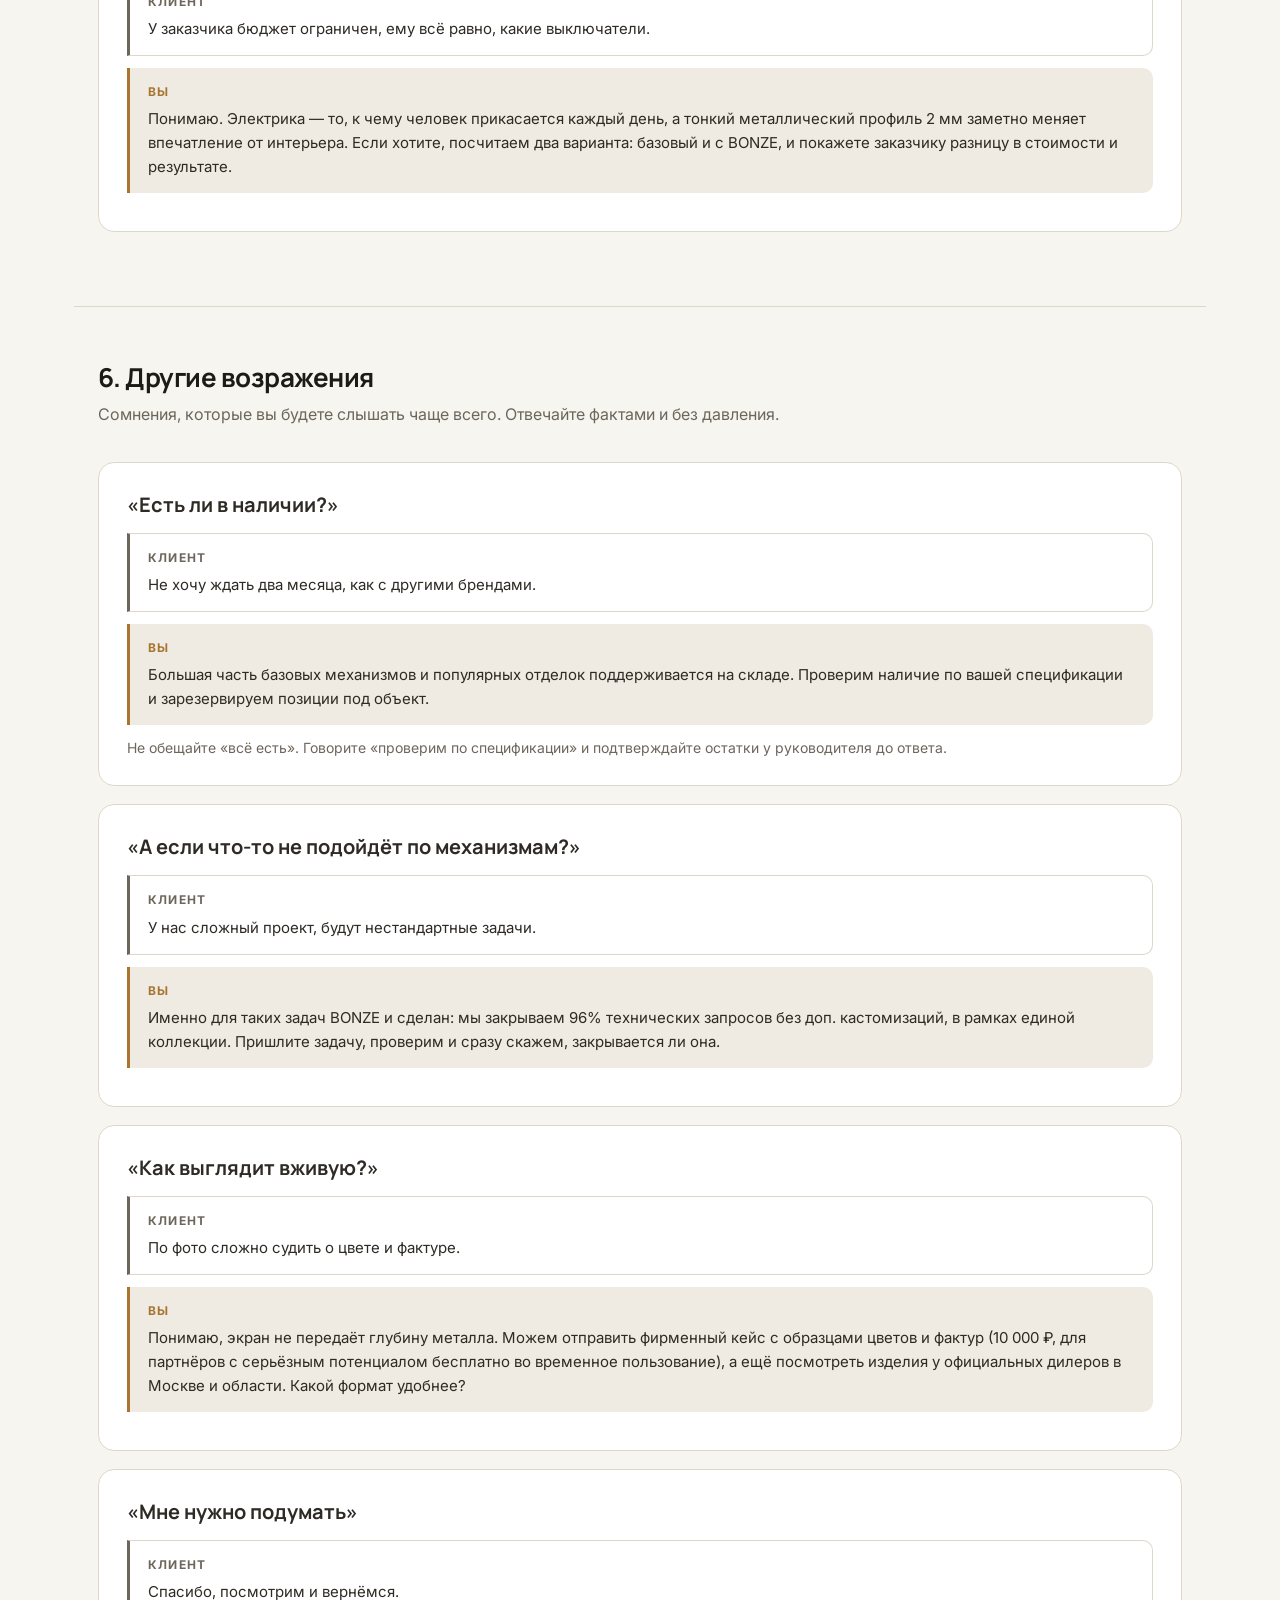
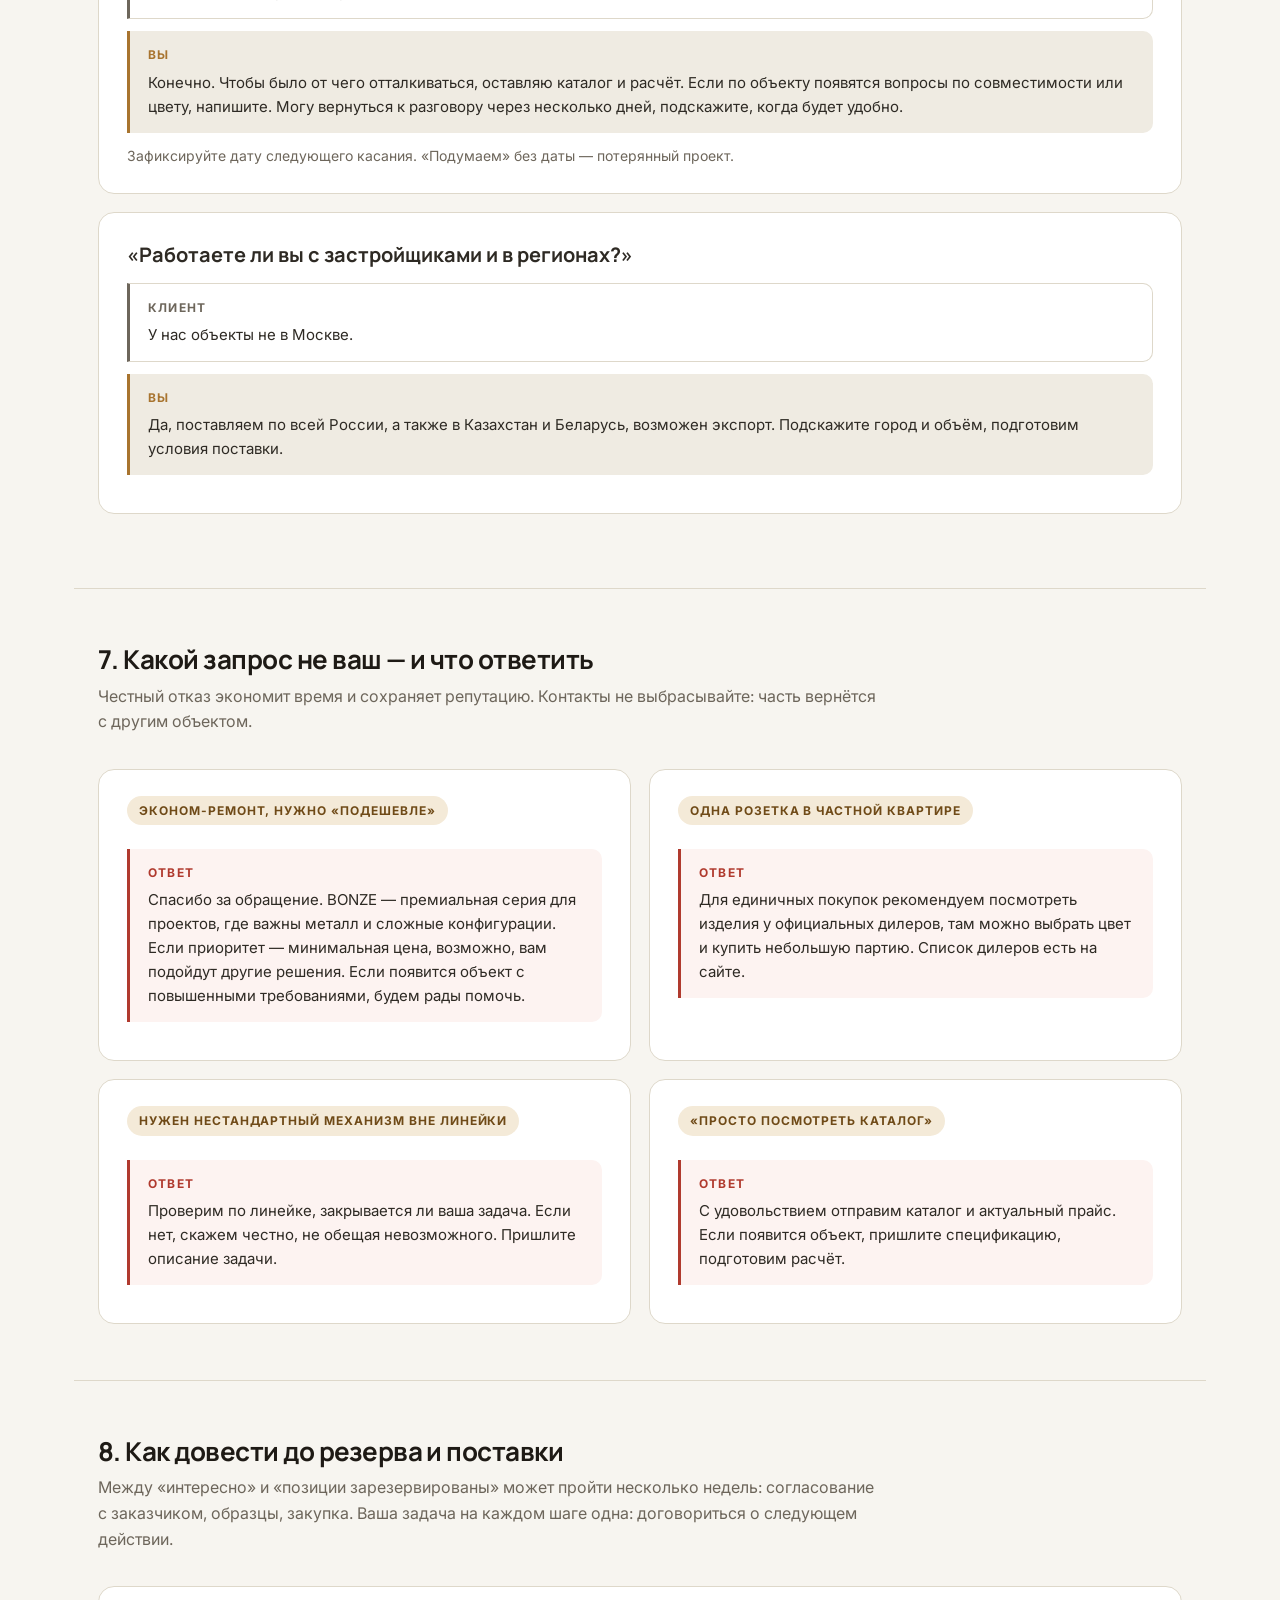
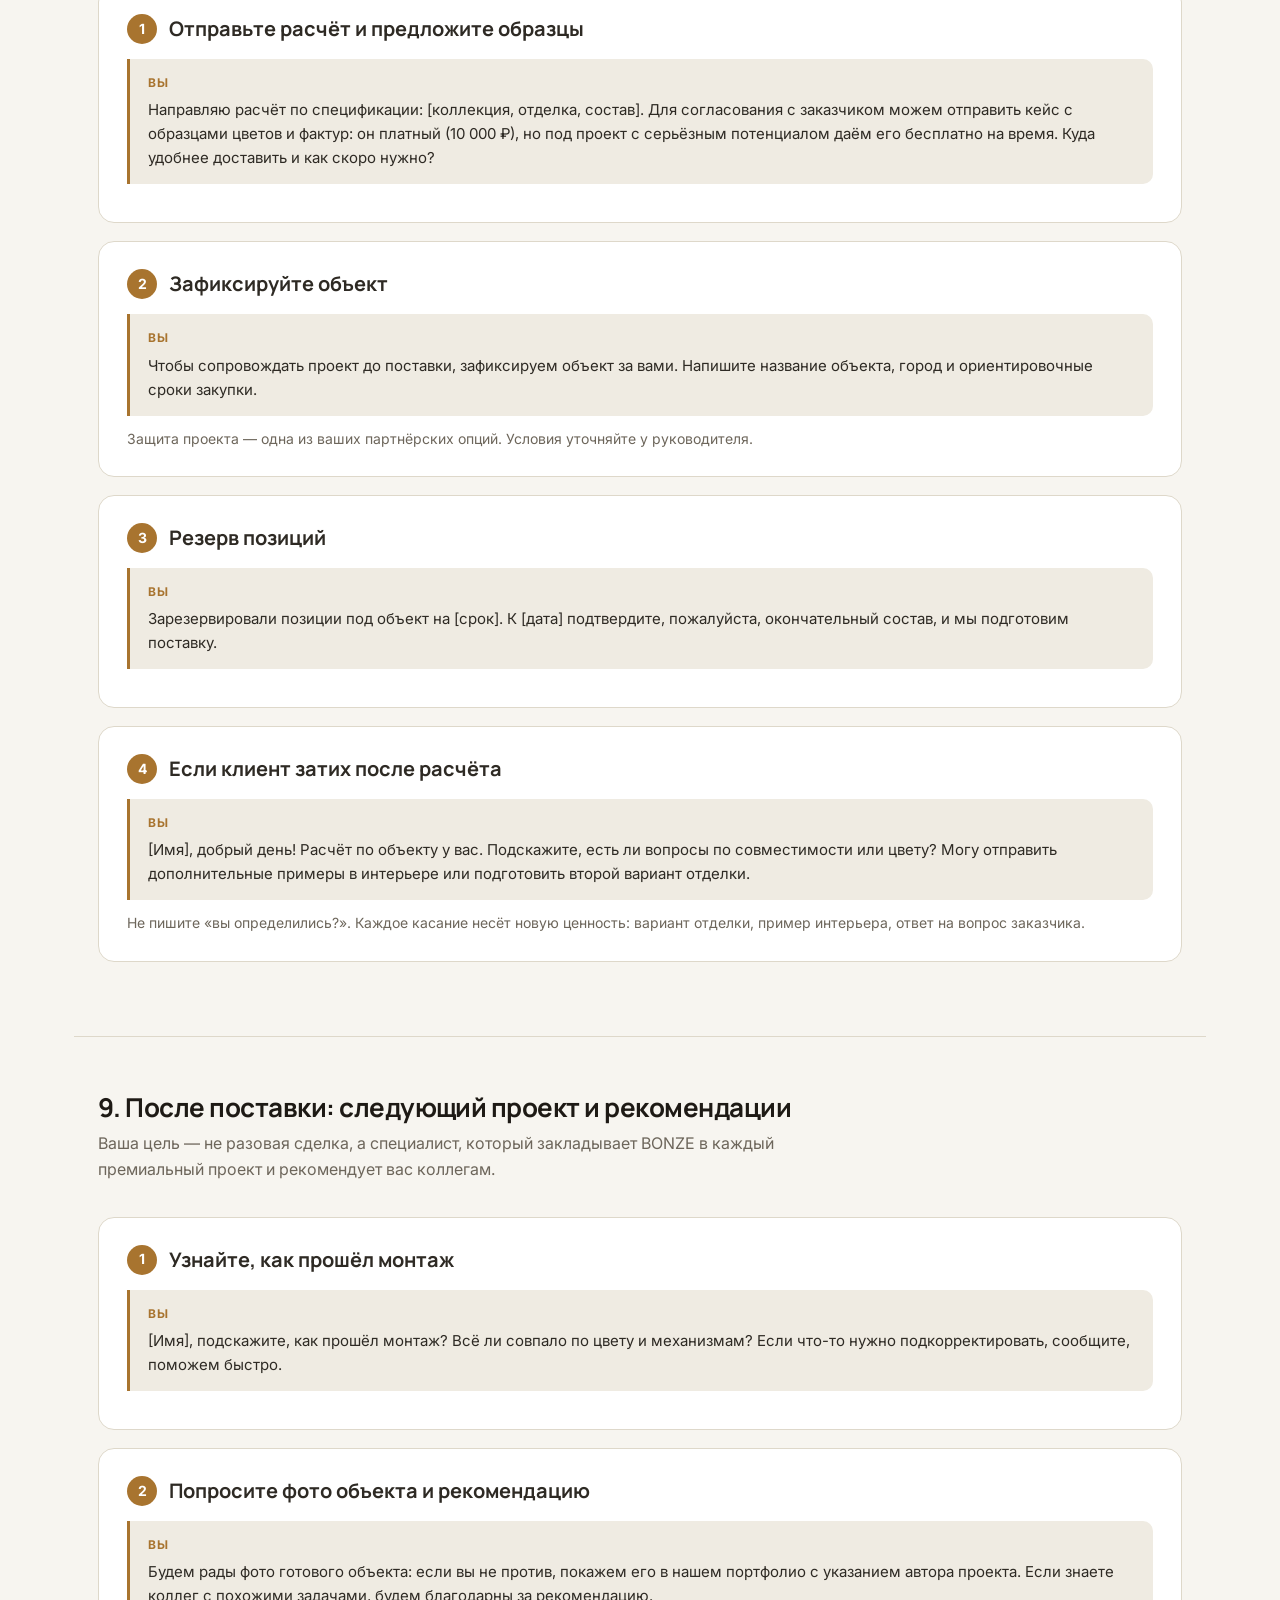
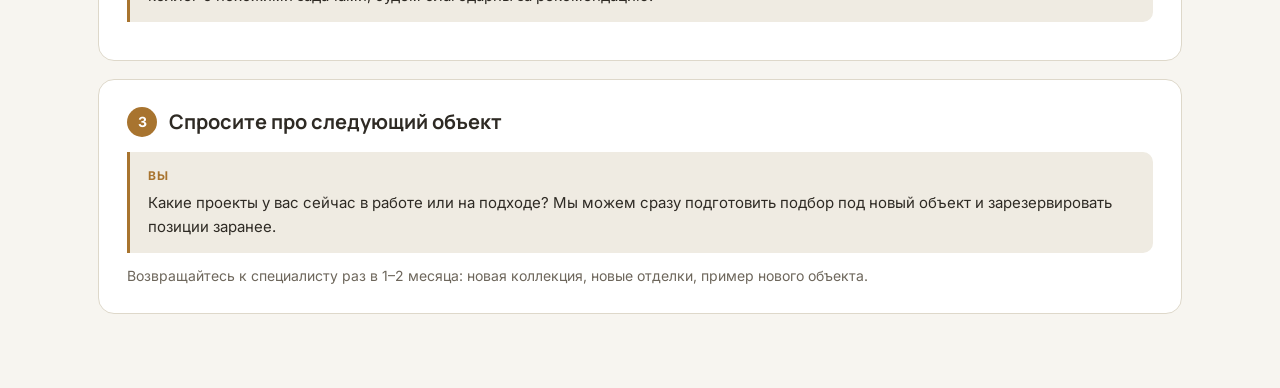
<file: scripts.html>
<!DOCTYPE html>
<html lang="ru">
<head>
<meta charset="UTF-8">
<meta name="viewport" content="width=device-width, initial-scale=1.0">
<title>Скрипты продаж — BONZE</title>
<meta name="robots" content="noindex">
<link rel="icon" href="img/favicon.png" type="image/png">
<link rel="preconnect" href="https://fonts.googleapis.com">
<link rel="preconnect" href="https://fonts.gstatic.com" crossorigin>
<link href="https://fonts.googleapis.com/css2?family=Manrope:wght@500;600;700;800&family=Inter:wght@400;500;600;700&display=swap" rel="stylesheet">
<link rel="stylesheet" href="styles.css">
<link rel="stylesheet" href="materials.css">
</head>
<body>

<div class="doc-bar">
  <div class="doc-bar__inner">
    <a href="index.html" class="doc-bar__back">← <span>Назад на сайт</span></a>
    <div class="doc-actions-wrap doc-bar__actions">
      <a href="materials.html" class="btn btn--outline">Все материалы</a>
    </div>
  </div>
</div>

<div class="container">

  <section class="doc-hero">
    <p class="section-tag">Материал 1 из 3</p>
    <h1>Скрипты продаж: от заявки специалиста до повторного проекта</h1>
    <p class="doc-hero__lead">Ваш клиент — архитектор, дизайнер, комплектатор или застройщик. У него есть привычные бренды, жёсткие сроки и страх переделок на объекте. Поэтому задача первого контакта — не «продать розетку», а получить спецификацию, показать, что сложные задачи закрываются в одной коллекции, и снять риск сроков и совместимости.</p>
    <nav class="toc">
      <a href="#first">Первый контакт</a>
      <a href="#qualify">Квалификация</a>
      <a href="#spec">Спецификация и расчёт</a>
      <a href="#expensive">«Дорого»</a>
      <a href="#brands">«Зачем менять бренд»</a>
      <a href="#objections">Другие возражения</a>
      <a href="#notqual">Не ваш запрос</a>
      <a href="#close">К резерву и поставке</a>
      <a href="#after">Следующий проект</a>
    </nav>
  </section>

  <section class="doc-section" id="first">
    <h2>1. Первый контакт после заявки</h2>
    <p class="doc-section__lead">Пишите или звоните в течение 15–30 минут. В форме есть роль специалиста и город объекта, начинайте с них. В B2B лучше всего работает мессенджер: специалисты редко берут трубку с незнакомого номера. Главная цель — получить спецификацию или хотя бы описание задачи.</p>
    <div class="card">
      <div class="card__head"><span class="card__step">1</span><p class="card__title">Сообщение в мессенджере</p></div>
      <div class="say"><span class="say__who">Вы</span>Здравствуйте! Меня зовут [имя], BONZE. Вы оставили заявку на [расчёт / каталог / образцы]. Чтобы сразу предметно посчитать, пришлите, пожалуйста, спецификацию или план с количеством постов, либо просто опишите задачу: какая коллекция или цвет рассматриваются, какие механизмы нужны (зарядка, HDMI, RJ45, диммеры), к какому сроку. Ответ по расчёту даём в течение рабочего дня.</div>
      <p class="card__note">Ссылайтесь на данные из формы (роль, город, что просят): человек видит, что заявку прочитали, и не повторяет всё заново.</p>
    </div>
    <div class="card">
      <div class="card__head"><span class="card__step">2</span><p class="card__title">Если не отвечает</p></div>
      <div class="say"><span class="say__who">Вы</span>[Имя], это [ваше имя] из BONZE, пишу по вашей заявке. Если сейчас неудобно, подскажите, когда лучше связаться. Пока отправляю каталог и несколько примеров, как выглядят наши коллекции в интерьере. Если есть задача по сложной конфигурации, напишите, подскажем, как закрыть её в одной серии.</div>
      <p class="card__note">Минимум три касания за неделю: сразу, через 1–2 дня, через 5 дней. Каждое — с новой ценностью (каталог, пример, ответ на типовой вопрос), а не «вы там как?».</p>
    </div>
  </section>

  <section class="doc-section" id="qualify">
    <h2>2. Квалификация: четыре вопроса</h2>
    <p class="doc-section__lead">Качественный запрос для BONZE — когда понятен объект, роль в решении, состав механизмов и сроки. Эти четыре вопроса задайте в первой же переписке, без допроса, по одному-два.</p>
    <div class="card">
      <div class="card__head"><span class="card__step">1</span><p class="card__title">Что за объект</p></div>
      <div class="say"><span class="say__who">Вы</span>Расскажите про объект: жильё, офис, отель, общественное пространство? Какая площадь и на какой стадии проект?</div>
      <p class="card__note">Ваши: премиальные жилые и коммерческие интерьеры, резиденции, отели, офисы классов Prime, A+, A, B+, B, культурные пространства. Эконом-сегмент и разовый ремонт «подешевле» — не ваш профиль.</p>
    </div>
    <div class="card">
      <div class="card__head"><span class="card__step">2</span><p class="card__title">Кто принимает решение</p></div>
      <div class="say"><span class="say__who">Вы</span>Подскажите, кто выбирает электрику на этом объекте: вы, заказчик или комплектатор? Нужно ли согласовывать образцы цвета с владельцем?</div>
      <p class="card__note">Дизайнер рекомендует, заказчик утверждает, комплектатор закупает. Знать цепочку важно, чтобы вовремя предложить кейс с образцами и защиту проекта.</p>
    </div>
    <div class="card">
      <div class="card__head"><span class="card__step">3</span><p class="card__title">Какие механизмы нужны</p></div>
      <div class="say"><span class="say__who">Вы</span>Какие задачи нужно закрыть: свет, диммеры, USB-зарядка, интернет, ТВ, HDMI, климат? Есть ли нестандартные сценарии? Мы проверим, закрывается ли всё в одной коллекции без доработок.</div>
      <p class="card__note">Ваше главное преимущество: 96% технических запросов закрываются без кастомизаций. Если задача выходит за ассортимент, честно проверьте с руководителем до обещаний.</p>
    </div>
    <div class="card">
      <div class="card__head"><span class="card__step">4</span><p class="card__title">Когда нужно</p></div>
      <div class="say"><span class="say__who">Вы</span>К какому сроку нужна поставка на объект? У нас большая часть ассортимента в наличии, поэтому можем зарезервировать позиции под ваш проект.</div>
      <p class="card__note">Называйте наличие только по факту проверки спецификации: «большая часть» не значит «всё». Уточняйте остатки у руководителя.</p>
    </div>
    <div class="tip">
      <strong>Запрос считается качественным, когда выполнены все четыре пункта:</strong> объект в вашем сегменте, понятно, кто решает, определён набор механизмов, есть срок. Отмечайте это отдельным статусом в CRM.
    </div>
  </section>

  <section class="doc-section" id="spec">
    <h2>3. Спецификация и расчёт: как договориться о следующем шаге</h2>
    <p class="doc-section__lead">Это мостик от первого контакта к проекту: специалист получает пользу сразу (проверку и подбор), а вы получаете документ, с которым можно работать.</p>
    <div class="grid-2">
      <div class="card">
        <span class="tag">Спецификация пришла</span>
        <div class="say"><span class="say__who">Вы</span>Спасибо, получили. Проверим состав механизмов и совместимость, предложим коллекцию и отделку, уточним наличие и пришлём расчёт в течение рабочего дня. Если нужно, предложим кейс с образцами для согласования с заказчиком.</div>
      </div>
      <div class="card">
        <span class="tag">Спецификации ещё нет</span>
        <div class="say"><span class="say__who">Вы</span>Не проблема, начнём с задачи. Скажите, какая коллекция или цвет вам нравятся, и сколько примерно постов на объекте. Подскажем, какие механизмы подойдут, а спецификацию соберём вместе и проверим.</div>
      </div>
    </div>
    <div class="card" style="margin-top:18px">
      <span class="tag">Как подать защиту от риска</span>
      <div class="say"><span class="say__who">Вы</span>Мы фиксируем объект и сопровождаем его до поставки, помогаем согласовать материал и цвет с заказчиком, проверяем совместимость заранее. Монтажные короба идут в комплекте, на изделия гарантия 5 лет.</div>
      <p class="card__note">Повторяйте в каждом коммерческом сообщении: «совместимость проверяем заранее, образцы согласуем с заказчиком, всё в наличии, гарантия 5 лет». Именно это снимает страх переделок.</p>
    </div>
    <div class="card">
      <span class="tag">Факты для быстрого ответа</span>
      <ul class="ul">
        <li>Три коллекции: Aura (2 мм, острые углы), Vega (2 мм, скруглённые углы), Mira (4 мм, объёмный профиль)</li>
        <li>Выключатели 10 А, розетки 16 А, до 250 В, IP40, заземление и защитные шторки</li>
        <li>Ресурс выключателя 100 000+ циклов против 2 500–10 000 у обычных</li>
        <li>Три этапа ОТК, сертификат соответствия, гарантия 5 лет</li>
        <li>Большая часть ассортимента в наличии, монтажные короба в комплекте</li>
      </ul>
      <span class="tag" style="margin-top:14px">Ориентиры по цене (за изделие, из прайса)</span>
      <ul class="ul">
        <li>Выключатель одноклавишный: 4 530 – 6 210 ₽, двухклавишный: 5 960 – 8 050 ₽, трёхклавишный: 8 420 – 10 330 ₽</li>
        <li>Диммер: 6 810 – 7 940 ₽</li>
        <li>Розетка с заземлением и шторками: 4 840 – 5 490 ₽, двойная: 6 610 – 7 570 ₽</li>
        <li>Розетка USB A+C: 8 190 – 9 890 ₽, RJ45: 7 050 – 7 440 ₽, HDMI: 8 350 – 9 280 ₽</li>
        <li>Терморегулятор: 15 190 – 15 890 ₽</li>
      </ul>
      <p class="card__note">Диапазон зависит от механизма и отделки. Точную цену по артикулу берите из полного прайса и присылайте его файлом. Условия и скидки для партнёров: только «по запросу», конкретные проценты в переписке не называйте. Кейс с образцами стоит 10 000 ₽, партнёрам с мощным потенциалом даём его бесплатно во временное пользование.</p>
    </div>
  </section>

  <section class="doc-section" id="expensive">
    <h2>4. Возражение «дорого» — главное</h2>
    <p class="doc-section__lead">BONZE дороже массовых серий, и скрывать это не нужно. Задача — не оправдываться и не скидывать цену, а перевести разговор с цены позиции на стоимость проекта: переделки, срыв сроков, смешение брендов, несовпадение цветов.</p>

    <div class="card">
      <p class="card__title">«Дорого»</p>
      <div class="say say--client"><span class="say__who">Клиент</span>Это дороже того, что мы обычно берём.</div>
      <div class="say"><span class="say__who">Вы</span>Понимаю, цена важна. Давайте посмотрим на стоимость проекта целиком: в одной коллекции закрываются свет, зарядка, интернет, HDMI и диммеры, поэтому не нужно смешивать бренды. Всё в наличии, без ожидания 1–2 месяца под заказ. Настоящая сталь, ресурс 100 000 циклов и гарантия 5 лет. На объекте это экономит переделки и сроки. Пришлите спецификацию, посчитаем конкретно.</div>
      <p class="card__note">Не критикуйте привычные бренды. Сравнивайте на равных: сколько стоит срыв сроков, замена механизмов и повторный монтаж.</p>
    </div>
    <div class="card">
      <p class="card__title">«У конкурентов дешевле»</p>
      <div class="say say--client"><span class="say__who">Клиент</span>Аналогичные розетки в другом магазине стоят заметно меньше.</div>
      <div class="say"><span class="say__who">Вы</span>Давайте сравним по составу: материал панелей, толщина рамки, ресурс механизма, есть ли в той же серии нужные зарядка, RJ45 и HDMI, в наличии ли позиции, какая гарантия и идут ли монтажные короба в комплекте. Если по всем пунктам аналог совпадает, выбирайте по цене. Если нет, посчитайте, во что обойдётся разница на объекте.</div>
      <p class="card__note">Если у специалиста недорогой объект и простая задача, честно скажите, что вариант проще подойдёт. Доверие стоит дороже одной сделки.</p>
    </div>
    <div class="card">
      <p class="card__title">«Можно скидку?»</p>
      <div class="say say--client"><span class="say__who">Клиент</span>А скидку для проекта сделаете?</div>
      <div class="say"><span class="say__who">Вы</span>Партнёрские условия обсуждаем индивидуально, они зависят от формата и объёма сотрудничества. Если подскажете состав объекта, подготовлю предложение.</div>
      <p class="card__note">Партнёрские условия — по правилам руководителя. Конкретные проценты в переписке не обещайте без согласования.</p>
    </div>
    <div class="tip">
      <strong>Правило трёх шагов на «дорого»:</strong> согласитесь («понимаю»), переведите на стоимость проекта и риски («что стоит переделка и срыв сроков») и предложите действие («пришлите спецификацию, посчитаем»).
    </div>
  </section>

  <section class="doc-section" id="brands">
    <h2>5. «Зачем менять привычные бренды?»</h2>
    <p class="doc-section__lead">Специалист уже знает свой бренд, сроки и поставщика. Не просите его «переходить»: предложите BONZE там, где привычное решение упирается в ограничения.</p>
    <div class="card">
      <p class="card__title">«Мы всегда берём [бренд]»</p>
      <div class="say say--client"><span class="say__who">Клиент</span>Мы работаем с другим брендом много лет, менять не хотим.</div>
      <div class="say"><span class="say__who">Вы</span>Менять на всех объектах не нужно. Предлагаю попробовать BONZE там, где привычные серии упираются в ограничения: нужен металл и конкретный цвет, сложная конфигурация, зарядка, HDMI, диммеры в одной линейке, сроки поджимают. Могу отправить фирменный кейс с образцами (10 000 ₽), потрогаете металл и сравните цвета при вашем освещении. Для проектов с серьёзным потенциалом даём кейс бесплатно во временное пользование.</div>
      <p class="card__note">Цель — не «переход», а пилотный объект. После первого успешного проекта специалист закладывает BONZE в следующие.</p>
    </div>
    <div class="card">
      <p class="card__title">«Заказчик не просит металл»</p>
      <div class="say say--client"><span class="say__who">Клиент</span>У заказчика бюджет ограничен, ему всё равно, какие выключатели.</div>
      <div class="say"><span class="say__who">Вы</span>Понимаю. Электрика — то, к чему человек прикасается каждый день, а тонкий металлический профиль 2 мм заметно меняет впечатление от интерьера. Если хотите, посчитаем два варианта: базовый и с BONZE, и покажете заказчику разницу в стоимости и результате.</div>
    </div>
  </section>

  <section class="doc-section" id="objections">
    <h2>6. Другие возражения</h2>
    <p class="doc-section__lead">Сомнения, которые вы будете слышать чаще всего. Отвечайте фактами и без давления.</p>
    <div class="card">
      <p class="card__title">«Есть ли в наличии?»</p>
      <div class="say say--client"><span class="say__who">Клиент</span>Не хочу ждать два месяца, как с другими брендами.</div>
      <div class="say"><span class="say__who">Вы</span>Большая часть базовых механизмов и популярных отделок поддерживается на складе. Проверим наличие по вашей спецификации и зарезервируем позиции под объект.</div>
      <p class="card__note">Не обещайте «всё есть». Говорите «проверим по спецификации» и подтверждайте остатки у руководителя до ответа.</p>
    </div>
    <div class="card">
      <p class="card__title">«А если что-то не подойдёт по механизмам?»</p>
      <div class="say say--client"><span class="say__who">Клиент</span>У нас сложный проект, будут нестандартные задачи.</div>
      <div class="say"><span class="say__who">Вы</span>Именно для таких задач BONZE и сделан: мы закрываем 96% технических запросов без доп. кастомизаций, в рамках единой коллекции. Пришлите задачу, проверим и сразу скажем, закрывается ли она.</div>
    </div>
    <div class="card">
      <p class="card__title">«Как выглядит вживую?»</p>
      <div class="say say--client"><span class="say__who">Клиент</span>По фото сложно судить о цвете и фактуре.</div>
      <div class="say"><span class="say__who">Вы</span>Понимаю, экран не передаёт глубину металла. Можем отправить фирменный кейс с образцами цветов и фактур (10 000 ₽, для партнёров с серьёзным потенциалом бесплатно во временное пользование), а ещё посмотреть изделия у официальных дилеров в Москве и области. Какой формат удобнее?</div>
    </div>
    <div class="card">
      <p class="card__title">«Мне нужно подумать»</p>
      <div class="say say--client"><span class="say__who">Клиент</span>Спасибо, посмотрим и вернёмся.</div>
      <div class="say"><span class="say__who">Вы</span>Конечно. Чтобы было от чего отталкиваться, оставляю каталог и расчёт. Если по объекту появятся вопросы по совместимости или цвету, напишите. Могу вернуться к разговору через несколько дней, подскажите, когда будет удобно.</div>
      <p class="card__note">Зафиксируйте дату следующего касания. «Подумаем» без даты — потерянный проект.</p>
    </div>
    <div class="card">
      <p class="card__title">«Работаете ли вы с застройщиками и в регионах?»</p>
      <div class="say say--client"><span class="say__who">Клиент</span>У нас объекты не в Москве.</div>
      <div class="say"><span class="say__who">Вы</span>Да, поставляем по всей России, а также в Казахстан и Беларусь, возможен экспорт. Подскажите город и объём, подготовим условия поставки.</div>
    </div>
  </section>

  <section class="doc-section" id="notqual">
    <h2>7. Какой запрос не ваш — и что ответить</h2>
    <p class="doc-section__lead">Честный отказ экономит время и сохраняет репутацию. Контакты не выбрасывайте: часть вернётся с другим объектом.</p>
    <div class="grid-2">
      <div class="card">
        <span class="tag">Эконом-ремонт, нужно «подешевле»</span>
        <div class="say say--stop"><span class="say__who">Ответ</span>Спасибо за обращение. BONZE — премиальная серия для проектов, где важны металл и сложные конфигурации. Если приоритет — минимальная цена, возможно, вам подойдут другие решения. Если появится объект с повышенными требованиями, будем рады помочь.</div>
      </div>
      <div class="card">
        <span class="tag">Одна розетка в частной квартире</span>
        <div class="say say--stop"><span class="say__who">Ответ</span>Для единичных покупок рекомендуем посмотреть изделия у официальных дилеров, там можно выбрать цвет и купить небольшую партию. Список дилеров есть на сайте.</div>
      </div>
      <div class="card">
        <span class="tag">Нужен нестандартный механизм вне линейки</span>
        <div class="say say--stop"><span class="say__who">Ответ</span>Проверим по линейке, закрывается ли ваша задача. Если нет, скажем честно, не обещая невозможного. Пришлите описание задачи.</div>
      </div>
      <div class="card">
        <span class="tag">«Просто посмотреть каталог»</span>
        <div class="say say--stop"><span class="say__who">Ответ</span>С удовольствием отправим каталог и актуальный прайс. Если появится объект, пришлите спецификацию, подготовим расчёт.</div>
      </div>
    </div>
  </section>

  <section class="doc-section" id="close">
    <h2>8. Как довести до резерва и поставки</h2>
    <p class="doc-section__lead">Между «интересно» и «позиции зарезервированы» может пройти несколько недель: согласование с заказчиком, образцы, закупка. Ваша задача на каждом шаге одна: договориться о следующем действии.</p>
    <div class="card">
      <div class="card__head"><span class="card__step">1</span><p class="card__title">Отправьте расчёт и предложите образцы</p></div>
      <div class="say"><span class="say__who">Вы</span>Направляю расчёт по спецификации: [коллекция, отделка, состав]. Для согласования с заказчиком можем отправить кейс с образцами цветов и фактур: он платный (10 000 ₽), но под проект с серьёзным потенциалом даём его бесплатно на время. Куда удобнее доставить и как скоро нужно?</div>
    </div>
    <div class="card">
      <div class="card__head"><span class="card__step">2</span><p class="card__title">Зафиксируйте объект</p></div>
      <div class="say"><span class="say__who">Вы</span>Чтобы сопровождать проект до поставки, зафиксируем объект за вами. Напишите название объекта, город и ориентировочные сроки закупки.</div>
      <p class="card__note">Защита проекта — одна из ваших партнёрских опций. Условия уточняйте у руководителя.</p>
    </div>
    <div class="card">
      <div class="card__head"><span class="card__step">3</span><p class="card__title">Резерв позиций</p></div>
      <div class="say"><span class="say__who">Вы</span>Зарезервировали позиции под объект на [срок]. К [дата] подтвердите, пожалуйста, окончательный состав, и мы подготовим поставку.</div>
    </div>
    <div class="card">
      <div class="card__head"><span class="card__step">4</span><p class="card__title">Если клиент затих после расчёта</p></div>
      <div class="say"><span class="say__who">Вы</span>[Имя], добрый день! Расчёт по объекту у вас. Подскажите, есть ли вопросы по совместимости или цвету? Могу отправить дополнительные примеры в интерьере или подготовить второй вариант отделки.</div>
      <p class="card__note">Не пишите «вы определились?». Каждое касание несёт новую ценность: вариант отделки, пример интерьера, ответ на вопрос заказчика.</p>
    </div>
  </section>

  <section class="doc-section" id="after">
    <h2>9. После поставки: следующий проект и рекомендации</h2>
    <p class="doc-section__lead">Ваша цель — не разовая сделка, а специалист, который закладывает BONZE в каждый премиальный проект и рекомендует вас коллегам.</p>
    <div class="card">
      <div class="card__head"><span class="card__step">1</span><p class="card__title">Узнайте, как прошёл монтаж</p></div>
      <div class="say"><span class="say__who">Вы</span>[Имя], подскажите, как прошёл монтаж? Всё ли совпало по цвету и механизмам? Если что-то нужно подкорректировать, сообщите, поможем быстро.</div>
    </div>
    <div class="card">
      <div class="card__head"><span class="card__step">2</span><p class="card__title">Попросите фото объекта и рекомендацию</p></div>
      <div class="say"><span class="say__who">Вы</span>Будем рады фото готового объекта: если вы не против, покажем его в нашем портфолио с указанием автора проекта. Если знаете коллег с похожими задачами, будем благодарны за рекомендацию.</div>
    </div>
    <div class="card">
      <div class="card__head"><span class="card__step">3</span><p class="card__title">Спросите про следующий объект</p></div>
      <div class="say"><span class="say__who">Вы</span>Какие проекты у вас сейчас в работе или на подходе? Мы можем сразу подготовить подбор под новый объект и зарезервировать позиции заранее.</div>
      <p class="card__note">Возвращайтесь к специалисту раз в 1–2 месяца: новая коллекция, новые отделки, пример нового объекта.</p>
    </div>
  </section>

</div>

<script src="script.js"></script>
</body>
</html>
</file>
<file: styles.css>
:root {
  --clr-bg: #f7f5f0;
  --clr-bg-alt: #efebe2;
  --clr-surface: #ffffff;
  --clr-ink: #1e1a15;
  --clr-text: #2e2a24;
  --clr-text-soft: #6d665b;
  --clr-line: #ded8ca;
  --clr-accent: #a8742f;
  --clr-accent-dark: #6f4a17;
  --clr-accent-soft: #f4ead8;
  --clr-warm: #c9a15f;
  --clr-warm-dark: #8a5f26;
  --clr-sand: #efe5d3;
  --clr-sand-2: #f9f5ec;
  --radius: 16px;
  --shadow: 0 18px 44px rgba(20, 30, 25, 0.09);
  --ff-head: 'Manrope', 'Inter', sans-serif;
  --ff-body: 'Inter', sans-serif;
}

* { box-sizing: border-box; margin: 0; padding: 0; }
html { scroll-behavior: smooth; }
body {
  font-family: var(--ff-body);
  background: var(--clr-bg);
  color: var(--clr-text);
  line-height: 1.6;
  -webkit-font-smoothing: antialiased;
}
img { max-width: 100%; display: block; }
a { color: inherit; text-decoration: none; }
ul { list-style: none; }
h1, h2, h3, h4 { font-family: var(--ff-head); font-weight: 700; color: var(--clr-ink); line-height: 1.1; letter-spacing: -0.02em; }
.container { max-width: 1180px; margin: 0 auto; padding: 0 24px; }
section { padding: 92px 0; }
.section-tag {
  display: inline-block;
  font-size: 12px;
  font-weight: 700;
  letter-spacing: 0.16em;
  text-transform: uppercase;
  color: var(--clr-accent-dark);
  margin-bottom: 16px;
}
.section-tag::before { content: ''; display: inline-block; width: 28px; height: 2px; background: var(--clr-accent); vertical-align: middle; margin-right: 12px; }
.section-title { font-size: 34px; max-width: 800px; margin-bottom: 16px; }
.section-lead { font-size: 17px; color: var(--clr-text-soft); max-width: 720px; margin-bottom: 48px; }

/* Buttons */
.btn {
  display: inline-flex;
  align-items: center;
  justify-content: center;
  gap: 8px;
  font-family: var(--ff-body);
  font-weight: 600;
  font-size: 15px;
  padding: 15px 28px;
  border-radius: 999px;
  border: 1px solid transparent;
  cursor: pointer;
  transition: all 0.2s ease;
  white-space: nowrap;
}
.btn--primary { background: var(--clr-accent); color: #fff; }
.btn--primary:hover { background: var(--clr-accent-dark); }
.btn--dark { background: var(--clr-ink); color: #fff; }
.btn--dark:hover { background: var(--clr-accent-dark); }
.btn--outline { background: transparent; border-color: var(--clr-ink); color: var(--clr-ink); }
.btn--outline:hover { background: var(--clr-ink); color: #fff; }
.btn--block { width: 100%; }

/* Header */
.header {
  position: sticky;
  top: 0;
  z-index: 100;
  background: rgba(247, 245, 240, 0.92);
  backdrop-filter: blur(12px);
  border-bottom: 1px solid transparent;
  transition: border-color 0.2s ease, box-shadow 0.2s ease;
}
.header.scrolled { border-bottom-color: var(--clr-line); box-shadow: 0 6px 24px rgba(20, 30, 25, 0.05); }
.header__inner { display: flex; align-items: center; justify-content: space-between; gap: 24px; min-width: 0; padding: 12px 24px; max-width: 1180px; margin: 0 auto; }
.logo { display: flex; align-items: center; flex-shrink: 0; }
.logo { gap: 10px; }
.logo svg { height: 40px; width: 40px; flex: none; }
.logo__t { font-family: var(--ff-head); font-weight: 800; font-size: 17px; letter-spacing: -0.02em; color: var(--clr-ink); line-height: 1.05; }
.logo__t em { font-style: normal; color: var(--clr-accent); }
.logo__t small { display: block; font-family: var(--ff-body); font-size: 10px; font-weight: 600; letter-spacing: 0.14em; text-transform: uppercase; color: var(--clr-text-soft); margin-top: 3px; }
.nav { display: flex; align-items: center; gap: 28px; }
.nav a { white-space: nowrap; font-size: 14px; font-weight: 500; color: var(--clr-text); transition: color 0.2s ease; }
.nav a:hover { color: var(--clr-accent); }
.header__right { display: flex; align-items: center; gap: 18px; flex-shrink: 0; }
.header__phone { font-weight: 600; font-size: 15px; white-space: nowrap; }
.burger { display: none; width: 42px; height: 42px; border: 1px solid var(--clr-line); background: var(--clr-surface); border-radius: 12px; cursor: pointer; position: relative; flex: none; }
.burger span, .burger::before, .burger::after { content: ''; position: absolute; left: 11px; right: 11px; height: 2px; background: var(--clr-ink); border-radius: 2px; transition: all 0.2s ease; }
.burger::before { top: 14px; }
.burger span { top: 20px; }
.burger::after { top: 26px; }
.burger.is-open::before { top: 20px; transform: rotate(45deg); }
.burger.is-open span { opacity: 0; }
.burger.is-open::after { top: 20px; transform: rotate(-45deg); }

/* Hero */
.hero { padding: 56px 0 80px; position: relative; overflow: hidden; }
.hero__grid { display: grid; grid-template-columns: 1.05fr 0.95fr; gap: 56px; align-items: center; position: relative; }
.hero h1 { font-size: 46px; margin-bottom: 24px; font-weight: 800; }
.hero h1 em { font-style: normal; color: var(--clr-accent); }
.hero__lead { font-size: 18px; color: var(--clr-text-soft); max-width: 560px; margin-bottom: 34px; }
.hero__cta { display: flex; flex-wrap: wrap; gap: 14px; margin-bottom: 36px; }
.hero__chips { display: flex; flex-wrap: wrap; gap: 10px; }
.chip { font-size: 13px; font-weight: 600; padding: 8px 16px; border-radius: 999px; border: 1px solid var(--clr-line); background: var(--clr-surface); color: var(--clr-text); }
.hero__visual { position: relative; }
.hero__photo { border-radius: 24px; overflow: hidden; box-shadow: var(--shadow); aspect-ratio: 4 / 4.4; background: var(--clr-bg-alt); }
.hero__photo img { width: 100%; height: 100%; object-fit: cover; }
.hero__card {
  position: absolute;
  left: -36px; bottom: 28px;
  width: 300px;
  background: var(--clr-surface);
  border: 1px solid var(--clr-line);
  border-radius: 18px;
  padding: 22px 22px 20px;
  box-shadow: var(--shadow);
}
.hero__card .hero__card-tag { font-size: 11px; font-weight: 700; letter-spacing: 0.14em; text-transform: uppercase; color: var(--clr-accent-dark); margin-bottom: 8px; }
.hero__card h3 { font-size: 19px; margin-bottom: 8px; line-height: 1.15; }
.hero__card p { font-size: 13.5px; color: var(--clr-text-soft); margin-bottom: 14px; }
.hero__card .btn { padding: 11px 20px; font-size: 14px; }

/* Stats */
.stats { padding: 0; }
.stats__row { display: grid; grid-template-columns: repeat(4, 1fr); border: 1px solid var(--clr-line); border-radius: var(--radius); background: var(--clr-surface); overflow: hidden; }
.stat { padding: 28px 26px; border-left: 1px solid var(--clr-line); }
.stat:first-child { border-left: none; }
.stat b { display: block; font-family: var(--ff-head); font-size: 36px; font-weight: 800; color: var(--clr-accent); line-height: 1; margin-bottom: 8px; }
.stat span { font-size: 14px; color: var(--clr-text-soft); }

/* Pain / solution */
.alt { background: var(--clr-bg-alt); }
.versus { display: grid; grid-template-columns: 1fr 1fr; gap: 22px; }
.versus__col { background: var(--clr-surface); border: 1px solid var(--clr-line); border-radius: 20px; padding: 34px 32px; }
.versus__col--good { border-color: var(--clr-ink); }
.versus__col .versus__label { font-size: 12px; font-weight: 700; letter-spacing: 0.14em; text-transform: uppercase; color: var(--clr-text-soft); margin-bottom: 8px; }
.versus__col--good .versus__label { color: var(--clr-accent-dark); }
.versus__col h3 { font-size: 25px; margin-bottom: 20px; }
.versus__col li { position: relative; padding: 12px 0 12px 30px; border-top: 1px solid var(--clr-line); font-size: 15px; }
.versus__col li:first-child { border-top: none; }
.versus__col li::before { content: '×'; position: absolute; left: 2px; top: 10px; font-size: 22px; line-height: 1.3; color: #b0b0b6; }
.versus__col--good li::before { content: '✓'; font-size: 16px; top: 13px; color: var(--clr-accent); font-weight: 700; }

/* Services */
.srv-grid { display: grid; grid-template-columns: repeat(4, 1fr); gap: 18px; }
.srv { background: var(--clr-surface); border: 1px solid var(--clr-line); border-radius: var(--radius); overflow: hidden; display: flex; flex-direction: column; transition: transform 0.2s ease, box-shadow 0.2s ease, border-color 0.2s ease; }
.srv:hover { transform: translateY(-4px); box-shadow: var(--shadow); border-color: var(--clr-ink); }
.srv__img { aspect-ratio: 16 / 10; overflow: hidden; background: var(--clr-bg-alt); }
.srv__img img { width: 100%; height: 100%; object-fit: cover; }
.srv__body { padding: 22px 20px 26px; display: flex; flex-direction: column; flex: 1; }
.srv .srv__price { flex: none; font-size: 12px; font-weight: 700; letter-spacing: 0.1em; text-transform: uppercase; color: var(--clr-accent-dark); margin-bottom: 8px; }
.srv h3 { font-size: 21px; margin-bottom: 10px; }
.srv p { font-size: 14px; color: var(--clr-text-soft); flex: 1; }
.srv ul { margin-top: 14px; }
.srv li { font-size: 14px; padding: 4px 0 4px 22px; position: relative; }
.srv li::before { content: ''; position: absolute; left: 0; top: 13px; width: 10px; height: 2px; background: var(--clr-accent); }

/* Pricing */
.price-block { margin-bottom: 44px; }
.price-block h3 { font-size: 30px; margin-bottom: 6px; }
.price-block > p { color: var(--clr-text-soft); font-size: 15px; margin-bottom: 20px; }
.tariffs { display: grid; grid-template-columns: repeat(3, 1fr); gap: 18px; }
.tariff { background: var(--clr-surface); border: 1px solid var(--clr-line); border-radius: var(--radius); padding: 28px 26px; display: flex; flex-direction: column; position: relative; }
.tariff--hit { border-color: var(--clr-ink); box-shadow: var(--shadow); }
.tariff__badge { position: absolute; top: -12px; left: 24px; background: var(--clr-accent); color: #fff; font-size: 11px; font-weight: 700; letter-spacing: 0.1em; text-transform: uppercase; padding: 5px 12px; border-radius: 999px; }
.tariff .tariff__name { font-family: var(--ff-head); font-size: 26px; font-weight: 500; color: var(--clr-ink); margin-bottom: 6px; }
.tariff .tariff__price { font-family: var(--ff-head); font-size: 38px; font-weight: 500; color: var(--clr-accent); line-height: 1; margin-bottom: 4px; }
.tariff .tariff__price small { font-size: 16px; color: var(--clr-text-soft); font-weight: 400; }
.tariff .tariff__unit { font-size: 13px; color: var(--clr-text-soft); margin-bottom: 16px; }
.tariff p { font-size: 14.5px; color: var(--clr-text-soft); }
.tariff .tariff__name { font-size: 26px; color: var(--clr-ink); }
.price-note { font-size: 13.5px; color: var(--clr-text-soft); background: var(--clr-surface); border: 1px dashed var(--clr-line); border-radius: 12px; padding: 14px 18px; margin-top: 18px; }
.price-note b { color: var(--clr-ink); }
.furniture-row { display: flex; align-items: center; justify-content: space-between; gap: 24px; background: var(--clr-ink); color: #fff; border-radius: 20px; padding: 32px 36px; }
.furniture-row h3 { color: #fff; font-size: 24px; margin-bottom: 6px; }
.furniture-row p { color: #d9d2c4; font-size: 15px; max-width: 640px; }

/* Offers */
.offer-grid { display: grid; grid-template-columns: repeat(3, 1fr); gap: 20px; }
.offer-card { background: var(--clr-surface); border: 1px solid var(--clr-line); border-radius: var(--radius); padding: 30px 28px; }
.offer-card__num { font-family: var(--ff-head); font-size: 38px; color: var(--clr-accent); line-height: 1; margin-bottom: 14px; font-weight: 800; }
.offer-card h3 { font-size: 20px; margin-bottom: 10px; }
.offer-card p { font-size: 15px; color: var(--clr-text-soft); }
.offer-card--gift { background: var(--clr-accent-soft); border-color: transparent; }

/* Steps */
.steps { display: grid; grid-template-columns: repeat(3, 1fr); gap: 20px; }
.step { background: var(--clr-surface); border: 1px solid var(--clr-line); border-radius: var(--radius); padding: 28px 26px; }
.step__n { display: inline-flex; width: 42px; height: 42px; align-items: center; justify-content: center; border-radius: 50%; background: var(--clr-ink); color: #fff; font-weight: 700; font-size: 15px; margin-bottom: 18px; }
.step h3 { font-size: 20px; margin-bottom: 10px; }
.step p { font-size: 14.5px; color: var(--clr-text-soft); }
.terms { margin-top: 22px; font-size: 14.5px; color: var(--clr-text-soft); background: var(--clr-surface); border-left: 3px solid var(--clr-accent); border-radius: 0 12px 12px 0; padding: 16px 20px; }

/* Portfolio */
.gallery { display: grid; grid-template-columns: repeat(12, 1fr); grid-auto-rows: 200px; gap: 14px; }
.gallery figure { border-radius: 16px; overflow: hidden; background: var(--clr-bg-alt); }
.gallery img { width: 100%; height: 100%; object-fit: cover; transition: transform 0.5s ease; }
.gallery figure:hover img { transform: scale(1.04); }
.g1 { grid-column: span 7; grid-row: span 2; }
.g2 { grid-column: span 5; }
.g3 { grid-column: span 5; }
.g4 { grid-column: span 4; grid-row: span 2; }
.g5 { grid-column: span 8; }
.g6 { grid-column: span 4; }
.g7 { grid-column: span 4; }

/* Partners */
.partners { display: grid; grid-template-columns: 1fr 1fr; gap: 40px; align-items: center; background: var(--clr-ink); border-radius: 24px; padding: 48px 48px; color: #fff; }
.partners .section-tag { color: #e8c98e; }
.partners .section-tag::before { background: #e8c98e; }
.partners h2 { color: #fff; font-size: 32px; margin-bottom: 14px; }
.partners p { color: #d9d2c4; font-size: 15.5px; }
.partners__list { display: grid; gap: 10px; }
.partners__list div { border: 1px solid #4a4338; border-radius: 12px; padding: 14px 18px; font-weight: 500; }
.partners .btn { margin-top: 22px; }

/* FAQ */
.faq { max-width: 860px; }
.faq__item { border-bottom: 1px solid var(--clr-line); }
.faq__item summary { list-style: none; cursor: pointer; padding: 24px 0; font-family: var(--ff-head); font-size: 19px; font-weight: 700; color: var(--clr-ink); display: flex; justify-content: space-between; gap: 20px; align-items: center; }
.faq__item summary::-webkit-details-marker { display: none; }
.faq__item summary::after { content: '+'; font-family: var(--ff-body); font-size: 26px; color: var(--clr-accent); flex: none; transition: transform 0.2s ease; }
.faq__item[open] summary::after { transform: rotate(45deg); }
.faq__item p { padding: 0 0 24px; color: var(--clr-text-soft); max-width: 720px; }

/* Contact */
.contact__grid { display: grid; grid-template-columns: 1fr 1fr; gap: 40px; align-items: start; }
.form { background: var(--clr-surface); border: 1px solid var(--clr-line); border-radius: 24px; padding: 38px 34px; box-shadow: var(--shadow); }
.form h3 { font-size: 28px; margin-bottom: 8px; }
.form__sub { color: var(--clr-text-soft); font-size: 15px; margin-bottom: 24px; }
.field { margin-bottom: 14px; }
.field label { display: block; font-size: 13px; font-weight: 600; margin-bottom: 6px; color: var(--clr-text); }
.field input, .field select, .field textarea {
  width: 100%;
  font-family: var(--ff-body);
  font-size: 15px;
  padding: 14px 16px;
  border: 1px solid var(--clr-line);
  border-radius: 12px;
  background: var(--clr-bg);
  color: var(--clr-ink);
  transition: border-color 0.2s ease;
}
.field input:focus, .field select:focus, .field textarea:focus { outline: none; border-color: var(--clr-accent); background: #fff; }
.field-row { display: grid; grid-template-columns: 1fr 1fr; gap: 14px; }
.form__agree { font-size: 12px; color: var(--clr-text-soft); margin-top: 14px; }
.form__agree a { color: var(--clr-accent-dark); text-decoration: underline; }
.contacts { display: grid; gap: 14px; }
.contact-card { display: flex; gap: 16px; align-items: flex-start; background: var(--clr-surface); border: 1px solid var(--clr-line); border-radius: 16px; padding: 20px 22px; }
.contact-card__icon { width: 44px; height: 44px; border-radius: 12px; background: var(--clr-accent-soft); color: var(--clr-accent-dark); display: flex; align-items: center; justify-content: center; flex: none; }
.contact-card__icon svg { width: 22px; height: 22px; }
.contact-card small { display: block; font-size: 12px; font-weight: 700; letter-spacing: 0.1em; text-transform: uppercase; color: var(--clr-text-soft); margin-bottom: 3px; }
.contact-card b { font-weight: 600; font-size: 16px; color: var(--clr-ink); }
.contact-card a:hover { color: var(--clr-accent); }
.map { border-radius: 16px; overflow: hidden; border: 1px solid var(--clr-line); }
.map iframe { display: block; width: 100%; height: 260px; border: 0; }

/* Footer */
.footer { padding: 44px 0; border-top: 1px solid var(--clr-line); font-size: 14px; color: var(--clr-text-soft); }
.footer__inner { display: flex; justify-content: space-between; align-items: center; gap: 20px; flex-wrap: wrap; }
.footer__links { display: flex; gap: 22px; flex-wrap: wrap; }
.footer a:hover { color: var(--clr-accent); }

/* FAB */
.fab { position: fixed; right: 20px; bottom: 20px; z-index: 90; display: flex; align-items: center; gap: 10px; padding: 14px 22px; background: var(--clr-accent); color: #fff; border-radius: 999px; font-weight: 600; font-size: 14px; box-shadow: 0 12px 30px rgba(168, 116, 47, 0.32); transition: background 0.2s ease; }
.fab:hover { background: var(--clr-accent-dark); }
.fab svg { width: 20px; height: 20px; }

/* Reveal */
.reveal { opacity: 0; transform: translateY(20px); transition: opacity 0.6s ease, transform 0.6s ease; }
.reveal.is-visible { opacity: 1; transform: none; }

/* Responsive */
@media (max-width: 1500px) {
  .header__phone { display: none; }
}
@media (max-width: 1180px) {
  .nav { gap: 18px; }
  .nav a { font-size: 13px; }
  .hero h1 { font-size: 40px; }
  .hero__card { left: -16px; }
}
@media (max-width: 1100px) {
  .burger { display: block; }
  .nav {
    position: absolute;
    top: 100%; left: 0; right: 0;
    flex-direction: column;
    align-items: flex-start;
    gap: 0;
    background: var(--clr-bg);
    border-bottom: 1px solid var(--clr-line);
    padding: 8px 24px 20px;
    display: none;
  }
  .nav.is-open { display: flex; }
  .nav a { padding: 14px 0; width: 100%; font-size: 16px; border-bottom: 1px solid var(--clr-line); }
  .header__phone { display: none; }
  .header__inner { position: relative; }
  .srv-grid, .offer-grid, .steps { grid-template-columns: repeat(2, 1fr); }
}
@media (max-width: 900px) {
  section { padding: 68px 0; }
  .section-title { font-size: 28px; }
  .hero { padding: 36px 0 60px; }
  .hero__grid, .contact__grid, .versus, .partners { grid-template-columns: 1fr; gap: 36px; }
  .hero h1 { font-size: 34px; }
  .hero__card { left: 16px; right: 16px; width: auto; bottom: 16px; }
  .stats__row { grid-template-columns: repeat(2, 1fr); }
  .stat:nth-child(3) { border-left: none; }
  .stat:nth-child(n+3) { border-top: 1px solid var(--clr-line); }
  .tariffs { grid-template-columns: 1fr; }
  .furniture-row { flex-direction: column; align-items: flex-start; }
  .gallery { grid-auto-rows: 150px; }
  .partners { padding: 34px 26px; }
}
@media (max-width: 560px) {
  .container, .header__inner { padding-left: 16px; padding-right: 16px; }
  .header .btn { display: none; }
  .hero h1 { font-size: 28px; }
  .section-title { font-size: 25px; }
  .srv-grid, .offer-grid, .steps { grid-template-columns: 1fr; }
  .field-row { grid-template-columns: 1fr; }
  .form { padding: 28px 20px; }
  .stat b { font-size: 34px; }
  .stat { padding: 22px 18px; }
  .versus__col { padding: 26px 22px; }
  .fab span { display: none; }
  .fab { padding: 15px; }
  .faq__item summary { font-size: 22px; }
  .hero__photo { aspect-ratio: 4 / 5; }
  .gallery { grid-template-columns: repeat(2, 1fr); grid-auto-rows: 140px; }
  .g1 { grid-column: span 2; grid-row: span 2; }
  .g2, .g3, .g6, .g7 { grid-column: span 1; grid-row: span 1; }
  .g5 { grid-column: span 2; grid-row: span 1; }
  .g4 { grid-column: span 1; grid-row: span 2; }
  .logo__t { font-size: 15px; }
  .logo svg { height: 34px; width: 34px; }
}

/* Правки 2: переносы, видео, подарки */
h1, h2, h3, .faq__item summary, .tariff__name { text-wrap: balance; }
.section-lead, .hero__lead, .price-block > p, .offer-card p, .faq__item p { text-wrap: pretty; }
.section-title { max-width: 900px; }
.section-lead b { color: var(--clr-ink); font-weight: 600; }
.offer-card h3 { font-size: 20px; }
.offer-card__for { margin-top: 12px; font-size: 13.5px; font-weight: 600; color: var(--clr-accent-dark); }
.offer-card__list li { position: relative; padding: 5px 0 5px 22px; font-size: 14.5px; color: var(--clr-text); }
.offer-card__list li::before { content: ''; position: absolute; left: 0; top: 15px; width: 10px; height: 2px; background: var(--clr-accent); }
.faq__item p + p { padding-top: 0; margin-top: -12px; }
.partners p + p { color: #fff; }

.videos { display: grid; grid-template-columns: repeat(3, 1fr); gap: 16px; margin-bottom: 18px; }
.video { background: var(--clr-surface); border: 1px solid var(--clr-line); border-radius: 16px; overflow: hidden; }
.video video { display: block; width: 100%; aspect-ratio: 16 / 10; background: #111; object-fit: cover; }
.video figcaption { padding: 12px 16px 14px; font-size: 14px; font-weight: 600; color: var(--clr-ink); }

@media (max-width: 1100px) {
  .srv-grid { grid-template-columns: repeat(2, 1fr); }
}
@media (max-width: 900px) {
  .videos { grid-template-columns: repeat(2, 1fr); }
}
@media (max-width: 560px) {
  .videos { grid-template-columns: 1fr; }
  .srv-grid { grid-template-columns: 1fr; }
}

/* Правки: ориентиры цен */
.tariffs--5 { grid-template-columns: repeat(5, 1fr); gap: 14px; }
.tariffs--5 .tariff { padding: 22px 18px; }
.tariffs--5 .tariff__name { font-size: 22px; }
.tariffs--5 .tariff__price { font-size: 28px; margin-bottom: 0; }
@media (max-width: 1100px) { .tariffs--5 { grid-template-columns: repeat(3, 1fr); } }
@media (max-width: 900px) { .tariffs--5 { grid-template-columns: repeat(2, 1fr); } }
@media (max-width: 560px) { .tariffs--5 { grid-template-columns: 1fr; } }

/* Гардеробная.онлайн: добавки */
.srv__img img { object-position: center; }
.srv--cta { background: var(--clr-ink); border-color: var(--clr-ink); color: #fff; justify-content: center; }
.srv--cta .srv__body { justify-content: center; }
.srv--cta h3 { color: #fff; }
.srv--cta p { color: #d9d2c4; flex: none; margin-bottom: 18px; }
.srv--cta .srv__price { color: #e8c98e; }
.srv--cta:hover { border-color: var(--clr-accent); }

.ptable { width: 100%; border-collapse: collapse; background: var(--clr-surface); border: 1px solid var(--clr-line); border-radius: var(--radius); overflow: hidden; }
.ptable th, .ptable td { text-align: left; padding: 18px 22px; border-bottom: 1px solid var(--clr-line); font-size: 15px; vertical-align: top; }
.ptable th { font-size: 12px; font-weight: 700; letter-spacing: 0.12em; text-transform: uppercase; color: var(--clr-text-soft); background: var(--clr-bg); }
.ptable tr:last-child td { border-bottom: none; }
.ptable td:first-child { font-family: var(--ff-head); font-weight: 700; font-size: 18px; color: var(--clr-ink); white-space: nowrap; }
.ptable td:nth-child(2) { font-family: var(--ff-head); font-weight: 800; font-size: 18px; color: var(--clr-accent-dark); white-space: nowrap; }
.ptable td:last-child { color: var(--clr-text-soft); font-size: 14px; }

.included { display: grid; grid-template-columns: repeat(4, 1fr); gap: 14px; margin-bottom: 26px; }
.included div { background: var(--clr-accent-soft); border-radius: 14px; padding: 18px 20px; font-size: 14px; color: var(--clr-text); }
.included b { display: block; font-family: var(--ff-head); font-size: 17px; color: var(--clr-accent-dark); margin-bottom: 4px; }

.reviews { display: grid; grid-template-columns: repeat(3, 1fr); gap: 20px; }
.review { background: var(--clr-surface); border: 1px solid var(--clr-line); border-radius: var(--radius); padding: 28px 26px; display: flex; flex-direction: column; }
.review__stars { color: #d49a1f; letter-spacing: 3px; font-size: 15px; margin-bottom: 12px; }
.review p { font-size: 14.5px; color: var(--clr-text); flex: 1; }
.review footer { margin-top: 16px; padding: 0; border: none; font-size: 13px; color: var(--clr-text-soft); }
.review footer b { color: var(--clr-ink); font-weight: 700; }
.reviews-note { margin-top: 18px; font-size: 14px; color: var(--clr-text-soft); }
.reviews-note a { color: var(--clr-accent-dark); text-decoration: underline; }

.hero__chips .chip--gift { background: var(--clr-accent-soft); border-color: transparent; color: var(--clr-accent-dark); }

@media (max-width: 1100px) {
  .reviews { grid-template-columns: repeat(2, 1fr); }
  .included { grid-template-columns: repeat(2, 1fr); }
}
@media (max-width: 900px) {
  .ptable td:first-child, .ptable td:nth-child(2) { white-space: normal; }
  .ptable th:last-child, .ptable td:last-child { display: none; }
}
@media (max-width: 560px) {
  .reviews { grid-template-columns: 1fr; }
  .included { grid-template-columns: 1fr; }
  .ptable th, .ptable td { padding: 14px 14px; }
  .ptable td:first-child { font-size: 16px; }
}

/* ===== Оживление: тёплая палитра, иконки, декор ===== */
.ic { width: 22px; height: 22px; fill: none; stroke: currentColor; stroke-width: 1.8; stroke-linecap: round; stroke-linejoin: round; flex: none; }
.ico { display: inline-flex; align-items: center; justify-content: center; width: 48px; height: 48px; border-radius: 14px; background: var(--clr-sand); color: var(--clr-warm-dark); flex: none; }
.ico .ic { width: 24px; height: 24px; }
.section-tag::before { background: var(--clr-warm); }
.offer-card__num { color: var(--clr-warm); }
.step__n { background: linear-gradient(135deg, var(--clr-accent), #c28c42); }
.step { position: relative; }
.step__ic { position: absolute; top: 28px; right: 26px; width: 34px; height: 34px; color: var(--clr-warm); opacity: 0.55; }
.stat { position: relative; }
.stat .ico { margin-bottom: 14px; }
.stat:nth-child(even) .ico { background: var(--clr-accent-soft); color: var(--clr-accent-dark); }
.stat span:not(.ico) { display: block; }

/* header */
.header__right .btn { padding: 12px 20px; font-size: 14px; }
.nav { gap: 22px; }

/* hero */
.hero { background:
  radial-gradient(520px 380px at 92% 8%, rgba(201, 161, 95, 0.20), transparent 62%),
  radial-gradient(560px 420px at 2% 95%, rgba(168, 116, 47, 0.14), transparent 62%); }
.hero::before { content: ''; position: absolute; left: 0; top: 0; width: 46%; height: 100%; background-image: radial-gradient(rgba(168, 116, 47, 0.16) 1.4px, transparent 1.5px); background-size: 22px 22px; -webkit-mask-image: linear-gradient(90deg, #000, transparent); mask-image: linear-gradient(90deg, #000, transparent); pointer-events: none; }
.hero__grid { z-index: 1; }
.hero__visual { isolation: isolate; }
.hero__visual::before { content: ''; position: absolute; inset: 26px -20px -20px 26px; border-radius: 28px; background: var(--clr-sand); z-index: -1; }
.hero__visual::after { content: ''; position: absolute; width: 120px; height: 120px; right: -34px; bottom: -34px; border-radius: 50%; border: 2px dashed var(--clr-warm); opacity: 0.6; z-index: -1; }
.sticker { position: absolute; z-index: 3; }
.sticker--round { top: -26px; right: -18px; width: 118px; height: 118px; border-radius: 50%; background: var(--clr-warm); color: #fff; display: flex; flex-direction: column; align-items: center; justify-content: center; text-align: center; padding: 10px; transform: rotate(8deg); box-shadow: 0 14px 30px rgba(169, 96, 47, 0.35); animation: floaty 5s ease-in-out infinite; }
.sticker--round b { font-family: var(--ff-head); font-weight: 800; font-size: 26px; line-height: 1; }
.sticker--round span { font-size: 11px; line-height: 1.2; margin-top: 4px; font-weight: 600; }
.sticker--tag { top: 30px; left: -22px; display: flex; align-items: center; gap: 8px; background: #fff; border: 1px solid var(--clr-line); border-radius: 999px; padding: 10px 16px 10px 12px; font-size: 13px; font-weight: 700; color: var(--clr-ink); box-shadow: var(--shadow); animation: floaty 6s ease-in-out infinite reverse; }
.sticker--tag .ic { width: 18px; height: 18px; color: var(--clr-accent); }
.deco { position: absolute; width: 64px; height: 64px; fill: none; stroke: currentColor; stroke-width: 1.4; stroke-linecap: round; stroke-linejoin: round; pointer-events: none; }
.deco--hanger { right: -46px; top: 46%; color: var(--clr-warm); opacity: 0.55; transform: rotate(14deg); width: 72px; height: 72px; z-index: 0; }
@keyframes floaty { 0%, 100% { translate: 0 0; } 50% { translate: 0 -8px; } }

/* ticker */
.ticker { background: var(--clr-accent-dark); color: var(--clr-sand-2); overflow: hidden; padding: 15px 0; border-top: 3px solid var(--clr-warm); }
.ticker__track { display: flex; align-items: center; gap: 28px; width: max-content; animation: ticker 38s linear infinite; font-family: var(--ff-head); font-weight: 700; font-size: 15px; white-space: nowrap; }
.ticker__track span { display: inline-block; }
.ticker__track .ic { width: 16px; height: 16px; color: var(--clr-warm); fill: currentColor; stroke: none; }
@keyframes ticker { to { transform: translateX(-50%); } }
.stats { padding-top: 56px; }

/* tiles & cards */
.included div { position: relative; padding: 18px 20px 18px 78px; background: var(--clr-sand-2); border: 1px solid var(--clr-sand); }
.included .ico { position: absolute; left: 16px; top: 16px; width: 46px; height: 46px; background: #fff; padding: 0; border: none; }
.included div:nth-child(even) .ico { color: var(--clr-accent-dark); }
.offer-card { position: relative; overflow: hidden; }
.offer-card::after { content: ''; position: absolute; right: -40px; top: -40px; width: 110px; height: 110px; border-radius: 50%; background: var(--clr-sand-2); z-index: 0; }
.offer-card > * { position: relative; z-index: 1; }
.offer-card__top { display: flex; align-items: center; justify-content: space-between; margin-bottom: 14px; }
.offer-card__top .offer-card__num { margin: 0; opacity: 0.35; font-size: 34px; }
.offer-card--gift { background: linear-gradient(135deg, var(--clr-sand), var(--clr-sand-2)); }
.offer-card--gift::after { background: rgba(201, 161, 95, 0.18); }
.offer-card--gift .ico { background: #fff; }
.offer-card:nth-child(3) .ico, .offer-card:nth-child(5) .ico { background: var(--clr-accent-soft); color: var(--clr-accent-dark); }
.versus__col--good { background: linear-gradient(180deg, #fff, var(--clr-sand-2)); }
.srv__price { color: var(--clr-warm-dark); }
.alt { background-color: var(--clr-bg-alt); background-image: radial-gradient(rgba(168, 116, 47, 0.07) 1.3px, transparent 1.4px); background-size: 26px 26px; }

/* real photos */
.subhead { font-size: 26px; margin: 56px 0 6px; }
.subhead__sub { color: var(--clr-text-soft); margin-bottom: 22px; font-size: 15px; }
.real-grid { display: grid; grid-template-columns: repeat(4, 1fr); gap: 16px; }
.real-grid figure { position: relative; border-radius: 16px; overflow: hidden; aspect-ratio: 3 / 4; background: var(--clr-bg-alt); border: 4px solid #fff; box-shadow: var(--shadow); transition: transform 0.3s ease; }
.real-grid figure:nth-child(odd) { transform: rotate(-1.2deg); }
.real-grid figure:nth-child(even) { transform: rotate(1.2deg); }
.real-grid figure:hover { transform: rotate(0) scale(1.02); }
.real-grid img { width: 100%; height: 100%; object-fit: cover; }
.real-grid figcaption { position: absolute; left: 10px; bottom: 10px; background: rgba(255, 255, 255, 0.94); padding: 6px 12px; border-radius: 999px; font-size: 12.5px; font-weight: 700; color: var(--clr-ink); }

/* band */
.band-wrap { padding: 36px 0 0; }
.band { position: relative; overflow: hidden; display: flex; align-items: center; justify-content: space-between; gap: 32px; background: linear-gradient(120deg, var(--clr-accent-dark), var(--clr-accent) 70%, #c28c42); color: #fff; border-radius: 28px; padding: 46px 52px; }
.band h2 { color: #fff; font-size: 30px; max-width: 560px; margin-bottom: 10px; }
.band p { color: #f1e3c8; max-width: 520px; }
.band > div { position: relative; z-index: 1; }
.band__btns { display: flex; flex-wrap: wrap; gap: 12px; flex: none; }
.btn--light { background: #fff; color: var(--clr-accent-dark); }
.btn--light:hover { background: var(--clr-sand); }
.btn--ghost { border-color: rgba(255, 255, 255, 0.7); color: #fff; background: transparent; }
.btn--ghost:hover { background: rgba(255, 255, 255, 0.14); }
.deco--b1 { right: 34%; top: -14px; color: #fff; opacity: 0.12; width: 96px; height: 96px; transform: rotate(-12deg); }
.deco--b2 { left: 42%; bottom: -26px; color: #fff; opacity: 0.1; width: 110px; height: 110px; }
.deco--b3 { right: -10px; bottom: -12px; color: #fff; opacity: 0.1; width: 120px; height: 120px; }

@media (max-width: 1240px) {
  .burger { display: block; }
  .nav { position: absolute; top: 100%; left: 0; right: 0; flex-direction: column; align-items: flex-start; gap: 0; background: var(--clr-bg); border-bottom: 1px solid var(--clr-line); padding: 8px 24px 20px; display: none; }
  .nav.is-open { display: flex; }
  .nav a { padding: 14px 0; width: 100%; font-size: 16px; border-bottom: 1px solid var(--clr-line); }
  .header__inner { position: relative; }
}
@media (max-width: 1100px) {
  .real-grid { grid-template-columns: repeat(2, 1fr); }
  .deco--hanger { display: none; }
}
@media (max-width: 900px) {
  .band { flex-direction: column; align-items: flex-start; padding: 36px 28px; }
  .band h2 { font-size: 25px; }
  .sticker--round { right: 6px; top: -22px; width: 100px; height: 100px; }
  .sticker--tag { left: 10px; top: 14px; }
  .hero__visual::before { inset: 18px -8px -14px 18px; }
  .hero__visual::after { display: none; }
  .hero::before { display: none; }
}
@media (max-width: 560px) {
  .real-grid { gap: 10px; }
  .real-grid figure { border-width: 3px; }
  .included div { padding-left: 74px; }
  .ticker__track { font-size: 13px; gap: 20px; }
  .subhead { font-size: 22px; }
  .step__ic { width: 28px; height: 28px; }
}
@media (prefers-reduced-motion: reduce) {
  .ticker__track, .sticker { animation: none; }
}

/* ===== RESET: логотип, слайдеры до/после, сетки ===== */
.logo img { height: 30px; width: auto; flex: none; }
.logo { gap: 12px; }
.logo__t { padding-left: 12px; border-left: 1px solid var(--clr-line); }
.logo__t small { margin-top: 0; max-width: 120px; line-height: 1.25; }
.srv-grid--3 { grid-template-columns: repeat(3, 1fr); }
.srv .ico { margin-bottom: 16px; background: var(--clr-accent-soft); color: var(--clr-accent-dark); }
.srv:nth-child(even) .ico { background: var(--clr-sand); color: var(--clr-warm-dark); }
.steps--4 { grid-template-columns: repeat(4, 1fr); }

.cmp { --pos: 50%; position: relative; width: 100%; aspect-ratio: 1 / 1; overflow: hidden; background: var(--clr-bg-alt); user-select: none; touch-action: pan-y; }
.cmp img { position: absolute; inset: 0; width: 100%; height: 100%; object-fit: cover; }
.cmp__before-wrap { position: absolute; inset: 0; clip-path: inset(0 calc(100% - var(--pos)) 0 0); }
.cmp__line { position: absolute; top: 0; bottom: 0; left: var(--pos); width: 2px; margin-left: -1px; background: #fff; box-shadow: 0 0 0 1px rgba(0,0,0,.08); pointer-events: none; }
.cmp__knob { position: absolute; top: 50%; left: var(--pos); width: 42px; height: 42px; margin: -21px 0 0 -21px; border-radius: 50%; background: #fff; box-shadow: 0 6px 18px rgba(20,30,25,.25); pointer-events: none; }
.cmp__knob::before, .cmp__knob::after { content: ''; position: absolute; top: 50%; width: 0; height: 0; margin-top: -5px; border: 5px solid transparent; }
.cmp__knob::before { left: 8px; border-right-color: var(--clr-accent-dark); border-left-width: 0; }
.cmp__knob::after { right: 8px; border-left-color: var(--clr-accent-dark); border-right-width: 0; }
.cmp__range { position: absolute; inset: 0; width: 100%; height: 100%; margin: 0; opacity: 0; cursor: ew-resize; }
.cmp__tag { position: absolute; top: 14px; padding: 5px 12px; border-radius: 999px; font-size: 12px; font-weight: 700; letter-spacing: .08em; text-transform: uppercase; pointer-events: none; }
.cmp__tag--b { left: 14px; background: rgba(27,35,32,.78); color: #fff; }
.cmp__tag--a { right: 14px; background: var(--clr-accent); color: #fff; }
.hero__photo--cmp { aspect-ratio: auto; }
.hero__photo--cmp .cmp { aspect-ratio: 4 / 4.4; }
.cmp-grid { display: grid; grid-template-columns: repeat(3, 1fr); gap: 20px; }
.cmp-card { background: var(--clr-surface); border: 1px solid var(--clr-line); border-radius: var(--radius); overflow: hidden; }
.cmp-card figcaption { padding: 16px 18px 18px; font-size: 14px; color: var(--clr-text-soft); }
.cmp-card figcaption b { display: block; font-family: var(--ff-head); font-size: 18px; color: var(--clr-ink); margin-bottom: 2px; }

@media (max-width: 1100px) { .cmp-grid, .srv-grid--3 { grid-template-columns: repeat(2, 1fr); } .steps--4 { grid-template-columns: repeat(2, 1fr); } }
@media (max-width: 560px) {
  .cmp-grid, .srv-grid--3, .steps--4 { grid-template-columns: 1fr; }
  .logo__t { display: none; }
  .logo img { height: 26px; }
}

/* таблица цен RESET: изделие | услуга | цена */
.ptable td:nth-child(2) { font-family: var(--ff-body); font-weight: 500; font-size: 15px; color: var(--clr-text); white-space: normal; }
.ptable td:last-child { font-family: var(--ff-head); font-weight: 800; font-size: 17px; color: var(--clr-accent-dark); white-space: nowrap; }
@media (max-width: 900px) {
  .ptable th:last-child, .ptable td:last-child { display: table-cell; }
  .ptable td:last-child { white-space: normal; }
}
@media (max-width: 900px) {
  .hero__card { position: relative; left: auto; right: auto; bottom: auto; width: auto; margin: 16px 0 0; }
}

/* BONZE: добавки */
.logo img { height: 46px; }
.logo__t small { max-width: 150px; }
.hero__photo img { object-position: 38% center; }
.dots { display: flex; gap: 8px; margin: 4px 0 14px; flex-wrap: wrap; }
.dots i { width: 22px; height: 22px; border-radius: 50%; border: 1px solid rgba(30, 26, 21, 0.18); display: block; }
.dots-label { font-size: 12px; color: var(--clr-text-soft); margin-top: 2px; }
.srv__img { aspect-ratio: 3 / 2; }
.dim { display: inline-block; font-size: 12px; font-weight: 700; color: var(--clr-accent-dark); background: var(--clr-accent-soft); padding: 4px 10px; border-radius: 999px; margin-bottom: 10px; }
.tech-pair { display: grid; grid-template-columns: 1fr 1fr; gap: 24px; align-items: center; margin-bottom: 40px; }
.tech-pair img { border-radius: 20px; background: #fff; border: 1px solid var(--clr-line); width: 100%; aspect-ratio: 4 / 3; object-fit: cover; }
.drawings { display: grid; grid-template-columns: repeat(3, 1fr); gap: 14px; margin-bottom: 40px; }
.drawings figure { background: #fff; border: 1px solid var(--clr-line); border-radius: 16px; padding: 12px; }
.drawings img { width: 100%; aspect-ratio: 4 / 3; object-fit: contain; }
.drawings figcaption { text-align: center; font-size: 13px; font-weight: 700; color: var(--clr-ink); padding-top: 6px; }
.cert-note { display: grid; grid-template-columns: 160px 1fr; gap: 24px; align-items: center; background: var(--clr-surface); border: 1px solid var(--clr-line); border-radius: 20px; padding: 20px 24px; margin-top: 8px; }
.cert-note img { border-radius: 8px; border: 1px solid var(--clr-line); }
.dealers { display: grid; gap: 10px; }
.dealers div { border: 1px solid #4a4338; border-radius: 12px; padding: 14px 18px; font-size: 14px; }
.dealers b { display: block; color: #fff; font-size: 16px; margin-bottom: 2px; }
.dealers a { color: #e8c98e; }
@media (max-width: 900px) { .tech-pair { grid-template-columns: 1fr; } .drawings { grid-template-columns: 1fr 1fr; } .cert-note { grid-template-columns: 1fr; } .cert-note img { max-width: 160px; } }
@media (max-width: 560px) { .drawings { grid-template-columns: 1fr; } .logo img { height: 40px; } }
.gallery--products { display: grid; grid-template-columns: repeat(6, 1fr); grid-auto-rows: auto; gap: 14px; margin-bottom: 36px; }
.gallery--products figure { background: #fff; border: 1px solid var(--clr-line); padding: 10px; }
.gallery--products img { aspect-ratio: 1; object-fit: contain; }
.gallery--products figcaption { text-align: center; font-size: 12.5px; font-weight: 700; color: var(--clr-ink); padding: 8px 0 2px; }
@media (max-width: 1100px) { .gallery--products { grid-template-columns: repeat(3, 1fr); } }
@media (max-width: 560px) { .gallery--products { grid-template-columns: repeat(2, 1fr); } }
</file>
<file: blog/blog.css>
/* Стили блога. Цвета берутся из палитры сайта: install.mjs прописывает --b-* в blog.config.json (theme). */
:root { --b-bg: #fff; --b-surface: #fff; --b-ink: #18181b; --b-text: #2b2b30; --b-soft: #6b6b73; --b-line: #e5e5e5; --b-accent: #2563eb; --b-accent-soft: #eef3ff; --b-radius: 16px; }
.blog { padding: 112px 0 72px; background: var(--b-bg); color: var(--b-text); }
.blog > section, .blog > article { width: 100%; max-width: 1160px; margin: 0 auto; padding: 0 20px; }
.b-crumbs { display: flex; gap: 8px; flex-wrap: wrap; font-size: 14px; color: var(--b-soft); margin-bottom: 22px; }
.b-crumbs a { color: var(--b-soft); text-decoration: none; }
.b-crumbs a:hover { color: var(--b-accent); }
.b-meta { display: flex; flex-wrap: wrap; align-items: center; gap: 6px 14px; font-size: 14px; color: var(--b-soft); }
.b-chip { display: inline-block; padding: 3px 12px; border-radius: 999px; background: var(--b-accent-soft); color: var(--b-accent); font-weight: 600; font-size: 13px; }
.b-head h1 { font-family: var(--ff-head, inherit); color: var(--b-ink); font-size: clamp(28px, 4.4vw, 46px); line-height: 1.15; margin: 14px 0 16px; letter-spacing: -0.01em; }
.b-lead { font-size: 19px; line-height: 1.55; color: var(--b-soft); max-width: 720px; }
.b-author { margin-top: 14px; font-size: 14px; color: var(--b-soft); }

/* Статья */
.b-article { max-width: 780px !important; }
.b-cover { margin: 28px 0 8px; border-radius: var(--b-radius); overflow: hidden; }
.b-cover img { display: block; width: 100%; height: auto; }
.b-toc { margin: 28px 0; padding: 20px 24px; border: 1px solid var(--b-line); border-radius: var(--b-radius); background: var(--b-surface); }
.b-toc ol { list-style: none; margin: 10px 0 0; padding: 0; }
.b-toc li + li { margin-top: 6px; }
.b-toc a { color: var(--b-text); text-decoration: none; }
.b-toc a:hover { color: var(--b-accent); }
.b-content { font-size: 18px; line-height: 1.75; margin-top: 28px; }
.b-content h2 { font-family: var(--ff-head, inherit); color: var(--b-ink); font-size: clamp(24px, 3vw, 31px); line-height: 1.25; margin: 2em 0 .6em; scroll-margin-top: 100px; }
.b-content h3 { font-family: var(--ff-head, inherit); color: var(--b-ink); font-size: 22px; margin: 1.6em 0 .5em; scroll-margin-top: 100px; }
.b-content p { margin: 0 0 1.1em; }
.b-content ul, .b-content ol { margin: 0 0 1.2em; padding-left: 1.4em; }
.b-content ul { list-style: disc; }
.b-content ol { list-style: decimal; }
.b-content li + li { margin-top: 8px; }
.b-content li::marker { color: var(--b-accent); }
.b-content a { color: var(--b-accent); text-decoration: underline; text-underline-offset: 3px; }
.b-content img { max-width: 100%; height: auto; border-radius: 12px; margin: 8px 0; }
.b-content hr { border: 0; border-top: 1px solid var(--b-line); margin: 2em 0; }
.b-content blockquote { margin: 1.4em 0; padding: 16px 22px; border-left: 4px solid var(--b-accent); background: var(--b-accent-soft); border-radius: 0 12px 12px 0; }
.b-content blockquote p:last-child { margin-bottom: 0; }
.b-content code { background: var(--b-accent-soft); padding: 2px 6px; border-radius: 6px; font-size: .92em; }
.b-content pre { overflow-x: auto; padding: 16px; border-radius: 12px; background: var(--b-accent-soft); margin: 0 0 1.2em; }
.b-table { overflow-x: auto; margin: 1.4em 0; border: 1px solid var(--b-line); border-radius: 12px; }
.b-table table { width: 100%; border-collapse: collapse; font-size: 16px; line-height: 1.5; }
.b-table th, .b-table td { padding: 12px 16px; text-align: left; border-bottom: 1px solid var(--b-line); vertical-align: top; }
.b-table th { background: var(--b-accent-soft); color: var(--b-ink); font-weight: 600; white-space: nowrap; }
.b-table tr:last-child td { border-bottom: 0; }

.b-faq { margin-top: 44px; }
.b-faq h2 { font-family: var(--ff-head, inherit); color: var(--b-ink); font-size: 28px; margin-bottom: 16px; }
.b-faq details { border: 1px solid var(--b-line); border-radius: 12px; background: var(--b-surface); margin-bottom: 10px; padding: 0 20px; }
.b-faq summary { cursor: pointer; padding: 16px 0; font-weight: 600; color: var(--b-ink); list-style: none; display: flex; justify-content: space-between; gap: 16px; }
.b-faq summary::-webkit-details-marker { display: none; }
.b-faq summary::after { content: '+'; color: var(--b-accent); font-size: 22px; line-height: 1; }
.b-faq details[open] summary::after { content: '−'; }
.b-faq details p { padding: 0 0 18px; color: var(--b-text); line-height: 1.65; }
.b-disclaimer { margin-top: 32px; font-size: 14px; line-height: 1.55; color: var(--b-soft); padding-top: 16px; border-top: 1px solid var(--b-line); }
.b-cta { margin-top: 40px; padding: 32px; border-radius: var(--b-radius); background: var(--b-accent-soft); border: 1px solid var(--b-line); text-align: left; }
.b-cta h2 { font-family: var(--ff-head, inherit); color: var(--b-ink); font-size: 26px; margin-bottom: 8px; }
.b-cta p { margin-bottom: 18px; color: var(--b-text); max-width: 560px; }
.b-cta__btn { display: inline-flex; }
.b-preview { margin: 0 0 22px; padding: 12px 16px; border-radius: 12px; background: #fff4d6; color: #6b4e00; font-size: 14px; border: 1px solid #f0d98a; }

/* Карточки */
.b-grid { display: grid; grid-template-columns: repeat(3, 1fr); gap: 24px; margin-top: 32px; }
.b-card { display: flex; flex-direction: column; background: var(--b-surface); border: 1px solid var(--b-line); border-radius: var(--b-radius); overflow: hidden; transition: transform .2s, box-shadow .2s; }
.b-card:hover { transform: translateY(-3px); box-shadow: 0 16px 36px rgba(20, 20, 30, .09); }
.b-card__img { display: block; aspect-ratio: 16 / 10; overflow: hidden; background: var(--b-accent-soft); }
.b-card__img img { width: 100%; height: 100%; object-fit: cover; display: block; }
.b-card__body { display: flex; flex-direction: column; gap: 10px; padding: 22px; flex: 1; }
.b-card h3 { font-family: var(--ff-head, inherit); font-size: 20px; line-height: 1.3; margin: 0; }
.b-card h3 a { color: var(--b-ink); text-decoration: none; }
.b-card h3 a:hover { color: var(--b-accent); }
.b-card p { color: var(--b-soft); font-size: 15px; line-height: 1.55; margin: 0; }
.b-more { margin-top: auto; padding-top: 6px; color: var(--b-accent); font-weight: 600; text-decoration: none; }
.b-more::after { content: ' →'; }
.b-related { margin-top: 72px !important; }
.b-related h2, .b-home h2 { font-family: var(--ff-head, inherit); color: var(--b-ink); font-size: clamp(26px, 3.4vw, 36px); }
.b-empty { margin-top: 32px; color: var(--b-soft); }

/* Блок на главной */
.b-home { padding: 88px 0; background: var(--b-bg); }
.b-home .container { max-width: 1160px; margin: 0 auto; padding: 0 20px; }
.b-home__head { display: flex; justify-content: space-between; align-items: flex-end; gap: 16px; flex-wrap: wrap; }
.b-home .b-more { margin-top: 0; }

@media (max-width: 960px) { .b-grid { grid-template-columns: repeat(2, 1fr); } }
@media (max-width: 640px) {
  .blog { padding: 92px 0 48px; }
  .b-grid { grid-template-columns: 1fr; gap: 18px; }
  .b-content { font-size: 17px; }
  .b-lead { font-size: 17px; }
  .b-cta { padding: 24px 20px; }
  .b-home { padding: 56px 0; }
}

/* тема сайта */
:root{--b-accent:var(--clr-accent);--b-accent-soft:var(--clr-accent-soft);--b-bg:var(--clr-bg);--b-surface:var(--clr-surface);--b-ink:var(--clr-ink);--b-text:var(--clr-text);--b-soft:var(--clr-text-soft);--b-line:var(--clr-line)}
</file>
<file: materials.css>
/* Стили для материалов: скрипты продаж, презентация, аутрич */

.doc-bar {
  position: sticky;
  top: 0;
  z-index: 50;
  background: rgba(247, 245, 240, 0.94);
  backdrop-filter: blur(10px);
  border-bottom: 1px solid var(--clr-line);
}
.doc-bar__inner {
  display: flex;
  align-items: center;
  justify-content: space-between;
  gap: 16px;
  padding: 14px 24px;
  max-width: 1180px;
  margin: 0 auto;
}
.doc-bar__back { font-weight: 600; font-size: 14px; color: var(--clr-accent); }
.doc-bar__back:hover { color: var(--clr-accent-dark); }
.doc-bar__actions { display: flex; gap: 10px; align-items: center; }

.doc-hero { padding: 64px 0 40px; max-width: 1180px; margin: 0 auto; padding-left: 24px; padding-right: 24px; }
.doc-hero h1 { font-size: 34px; max-width: 860px; margin-bottom: 18px; }
.doc-hero__lead { font-size: 17px; color: var(--clr-text-soft); max-width: 760px; }

.toc {
  display: flex;
  flex-wrap: wrap;
  gap: 10px;
  margin-top: 30px;
  padding-top: 26px;
  border-top: 1px solid var(--clr-line);
}
.toc a {
  font-size: 14px;
  font-weight: 600;
  padding: 8px 16px;
  border-radius: 999px;
  background: var(--clr-surface);
  border: 1px solid var(--clr-line);
  transition: all 0.2s ease;
}
.toc a:hover { border-color: var(--clr-accent); color: var(--clr-accent); }

.doc-section { padding: 56px 24px; border-top: 1px solid var(--clr-line); max-width: 1180px; margin: 0 auto; }
.doc-section:first-of-type { border-top: none; }
.doc-section h2 { font-size: 26px; margin-bottom: 10px; }
.doc-section__lead { color: var(--clr-text-soft); max-width: 780px; margin-bottom: 34px; }

.card {
  background: var(--clr-surface);
  border: 1px solid var(--clr-line);
  border-radius: var(--radius);
  padding: 26px 28px;
  margin-bottom: 18px;
}
.card__title {
  font-family: var(--ff-head);
  font-size: 20px;
  font-weight: 700;
  margin-bottom: 12px;
}
.card__note { font-size: 14px; color: var(--clr-text-soft); margin-top: 12px; }
.card p + p { margin-top: 10px; }

.card__step {
  display: inline-flex;
  align-items: center;
  justify-content: center;
  width: 30px;
  height: 30px;
  border-radius: 50%;
  background: var(--clr-accent);
  color: #fff;
  font-size: 14px;
  font-weight: 700;
  font-family: var(--ff-body);
  margin-right: 12px;
  flex: none;
}
.card__head { display: flex; align-items: center; margin-bottom: 14px; }
.card__head .card__title { margin-bottom: 0; }

.say {
  border-left: 3px solid var(--clr-accent);
  background: var(--clr-bg-alt);
  border-radius: 0 10px 10px 0;
  padding: 14px 18px;
  margin: 12px 0;
  font-size: 15px;
}
.say + .say { margin-top: 10px; }
.say__who {
  display: block;
  font-size: 12px;
  font-weight: 700;
  letter-spacing: 0.1em;
  text-transform: uppercase;
  color: var(--clr-accent);
  margin-bottom: 6px;
}
.say--client {
  border-left-color: var(--clr-text-soft);
  background: var(--clr-surface);
  border: 1px solid var(--clr-line);
  border-left: 3px solid var(--clr-text-soft);
}
.say--client .say__who { color: var(--clr-text-soft); }
.say--stop {
  border-left-color: #b03a2e;
  background: #fdf3f1;
}
.say--stop .say__who { color: #b03a2e; }

.ul { margin: 12px 0 0 20px; }
.ul li { margin-bottom: 8px; }
.ul li::marker { color: var(--clr-accent); }

.grid-2 { display: grid; grid-template-columns: repeat(2, 1fr); gap: 18px; }
.grid-2 .card { margin-bottom: 0; }
.grid-3 { display: grid; grid-template-columns: repeat(3, 1fr); gap: 18px; }
.grid-3 .card { margin-bottom: 0; }

.tag {
  display: inline-block;
  font-size: 12px;
  font-weight: 700;
  letter-spacing: 0.08em;
  text-transform: uppercase;
  color: var(--clr-accent-dark);
  background: var(--clr-accent-soft);
  border-radius: 999px;
  padding: 5px 12px;
  margin-bottom: 12px;
}

.tip {
  background: var(--clr-accent-soft);
  border-radius: var(--radius);
  padding: 22px 26px;
  margin-top: 24px;
  border: 1px dashed var(--clr-accent);
}
.tip strong { color: var(--clr-accent-dark); }

.calc { width: 100%; border-collapse: collapse; margin-top: 16px; font-size: 15px; }
.calc td { padding: 12px 0; border-bottom: 1px solid var(--clr-line); }
.calc td:last-child { text-align: right; font-weight: 600; white-space: nowrap; }
.calc tr:last-child td { border-bottom: none; font-size: 17px; padding-top: 16px; }
.calc tr:last-child td:last-child { color: var(--clr-accent-dark); }

.pitch { text-align: center; padding: 70px 24px 40px; max-width: 1180px; margin: 0 auto; }
.pitch h1 { font-size: 40px; margin: 14px auto 20px; max-width: 900px; }
.pitch__lead { font-size: 18px; color: var(--clr-text-soft); max-width: 700px; margin: 0 auto 30px; }
.pitch__meta {
  display: flex;
  justify-content: center;
  flex-wrap: wrap;
  gap: 34px;
  padding-top: 28px;
  border-top: 1px solid var(--clr-line);
  max-width: 800px;
  margin: 0 auto;
}
.pitch__meta div { text-align: center; }
.pitch__meta b { display: block; font-family: var(--ff-head); font-size: 24px; color: var(--clr-accent-dark); }
.pitch__meta span { font-size: 13px; color: var(--clr-text-soft); }

.offer {
  display: flex;
  justify-content: space-between;
  align-items: baseline;
  gap: 20px;
  padding: 18px 0;
  border-bottom: 1px solid var(--clr-line);
}
.offer:last-child { border-bottom: none; }
.offer__name { font-weight: 600; }
.offer__desc { display: block; font-weight: 400; font-size: 14px; color: var(--clr-text-soft); margin-top: 4px; }
.offer__price { white-space: nowrap; font-family: var(--ff-head); font-size: 19px; color: var(--clr-accent-dark); }

.cta-final {
  background: var(--clr-accent-soft);
  border-radius: var(--radius);
  padding: 54px 40px;
  text-align: center;
  margin: 20px 24px 70px;
  max-width: 1132px;
  margin-left: auto;
  margin-right: auto;
}
.cta-final h2 { color: var(--clr-ink); font-size: 30px; margin-bottom: 12px; }
.cta-final p { color: var(--clr-text-soft); max-width: 560px; margin: 0 auto 26px; }

.eyebrow--center { display: block; text-align: center; margin: 0 auto 14px; width: fit-content; }

@media (max-width: 560px) {
  .doc-bar__actions .btn--outline { display: none; }
  .doc-bar__actions .btn { padding: 10px 16px; font-size: 14px; }
}

@media (max-width: 860px) {
  .grid-2, .grid-3 { grid-template-columns: 1fr; }
  .doc-hero h1 { font-size: 28px; }
  .pitch h1 { font-size: 32px; }
  .doc-section h2 { font-size: 24px; }
  .doc-bar__inner { padding: 12px 18px; }
  .doc-bar__back span { display: none; }
  .offer { flex-direction: column; gap: 6px; }
}

@media print {
  .doc-bar, .toc, .fab, .no-print { display: none !important; }
  body { background: #fff; font-size: 12pt; }
  .card, .tip, .say { break-inside: avoid; }
  .doc-section { padding: 22px 0; page-break-inside: auto; }
  .cta-final { background: #fff; border: 2px solid var(--clr-accent-dark); }
  .cta-final h2 { color: var(--clr-accent-dark); }
  .cta-final p { color: var(--clr-text-soft); }
  a { text-decoration: none; }
}

/* Хаб-страница материалов */
.hub-grid {
  display: grid;
  grid-template-columns: repeat(3, 1fr);
  gap: 22px;
  margin-top: 10px;
}
.hub-card {
  background: var(--clr-surface);
  border: 1px solid var(--clr-line);
  border-radius: var(--radius);
  padding: 30px 26px;
  display: flex;
  flex-direction: column;
  transition: border-color 0.2s ease, transform 0.2s ease;
}
.hub-card:hover { border-color: var(--clr-accent); transform: translateY(-3px); }
.hub-card__num {
  font-family: var(--ff-head);
  font-size: 15px;
  font-weight: 700;
  color: var(--clr-accent-dark);
  margin-bottom: 14px;
}
.hub-card__title { font-family: var(--ff-head); font-size: 20px; font-weight: 700; margin-bottom: 12px; }
.hub-card__lead { color: var(--clr-text-soft); font-size: 15px; flex: 1; margin-bottom: 22px; }
.hub-card__link {
  display: inline-flex;
  align-items: center;
  gap: 8px;
  font-weight: 600;
  color: var(--clr-accent-dark);
  font-size: 15px;
}
.hub-card__link:hover { color: var(--clr-accent); }

@media (max-width: 860px) {
  .hub-grid { grid-template-columns: 1fr; }
}
</file>
